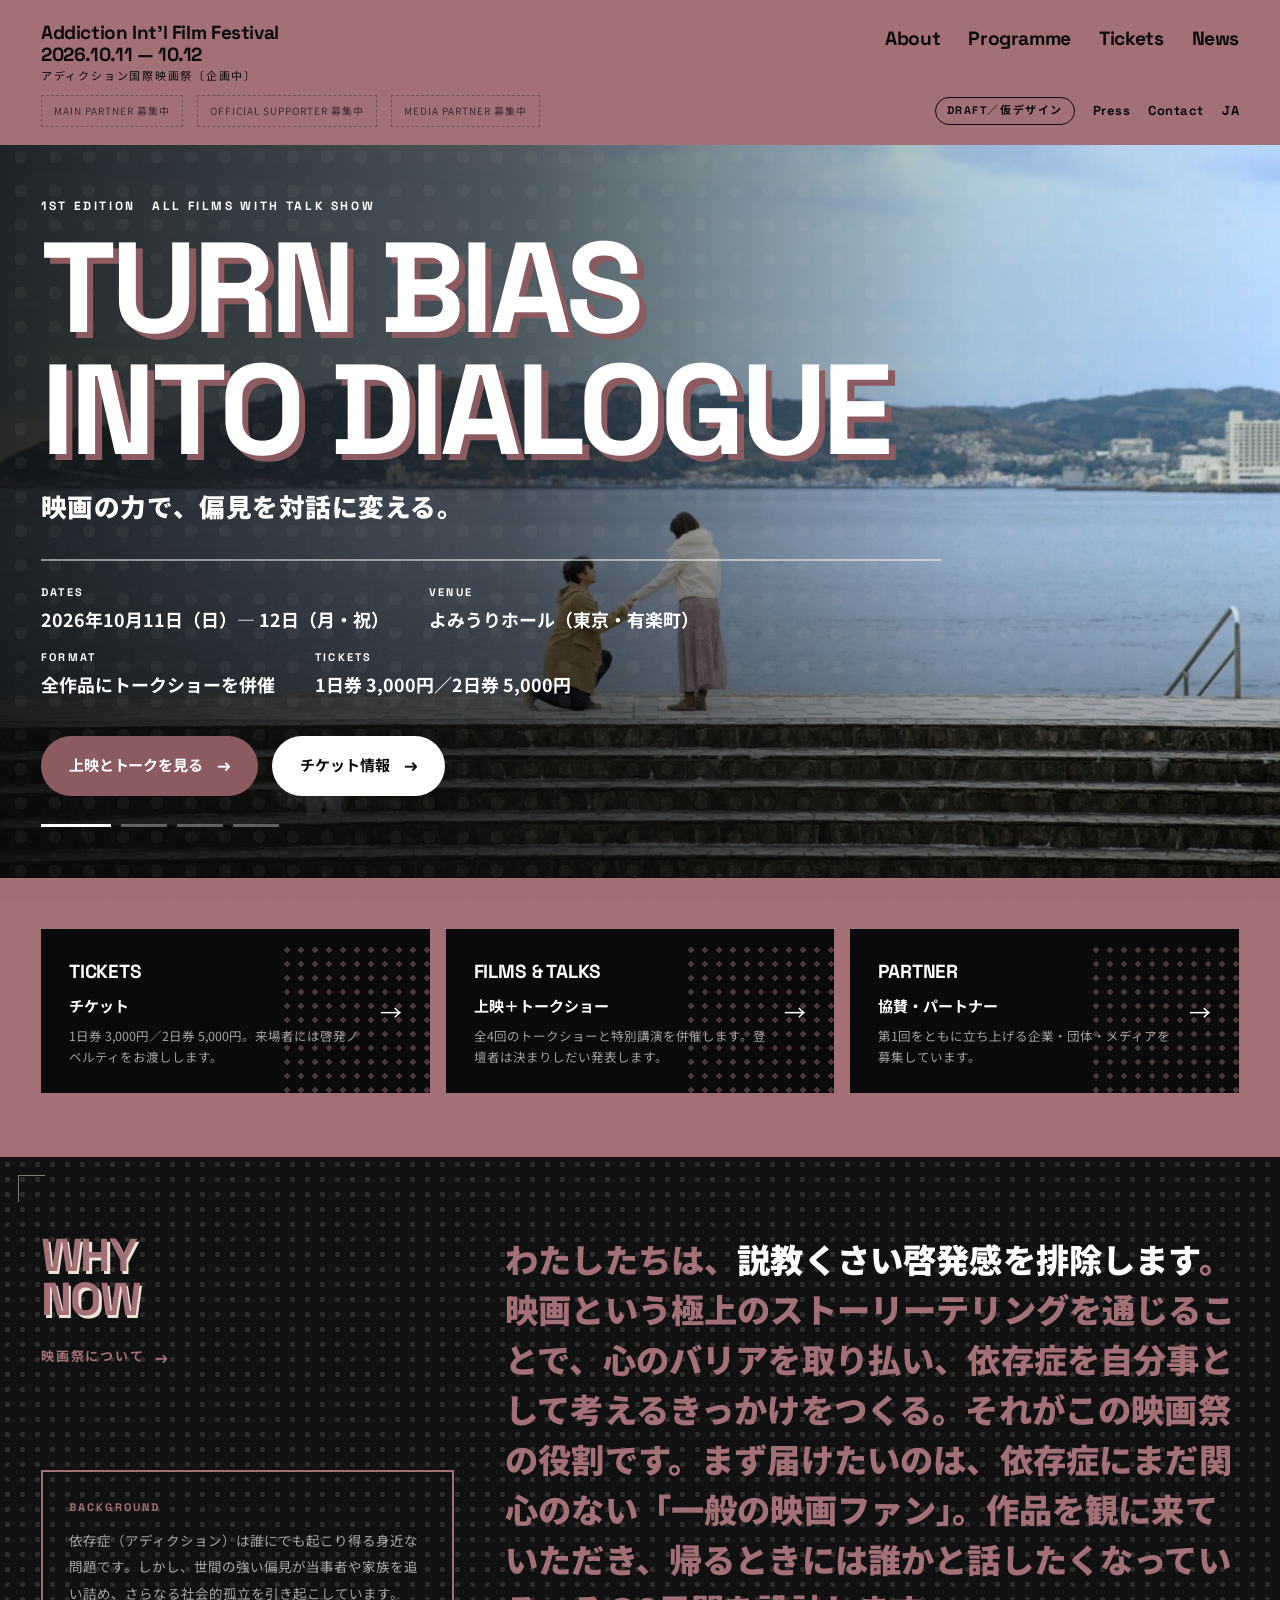
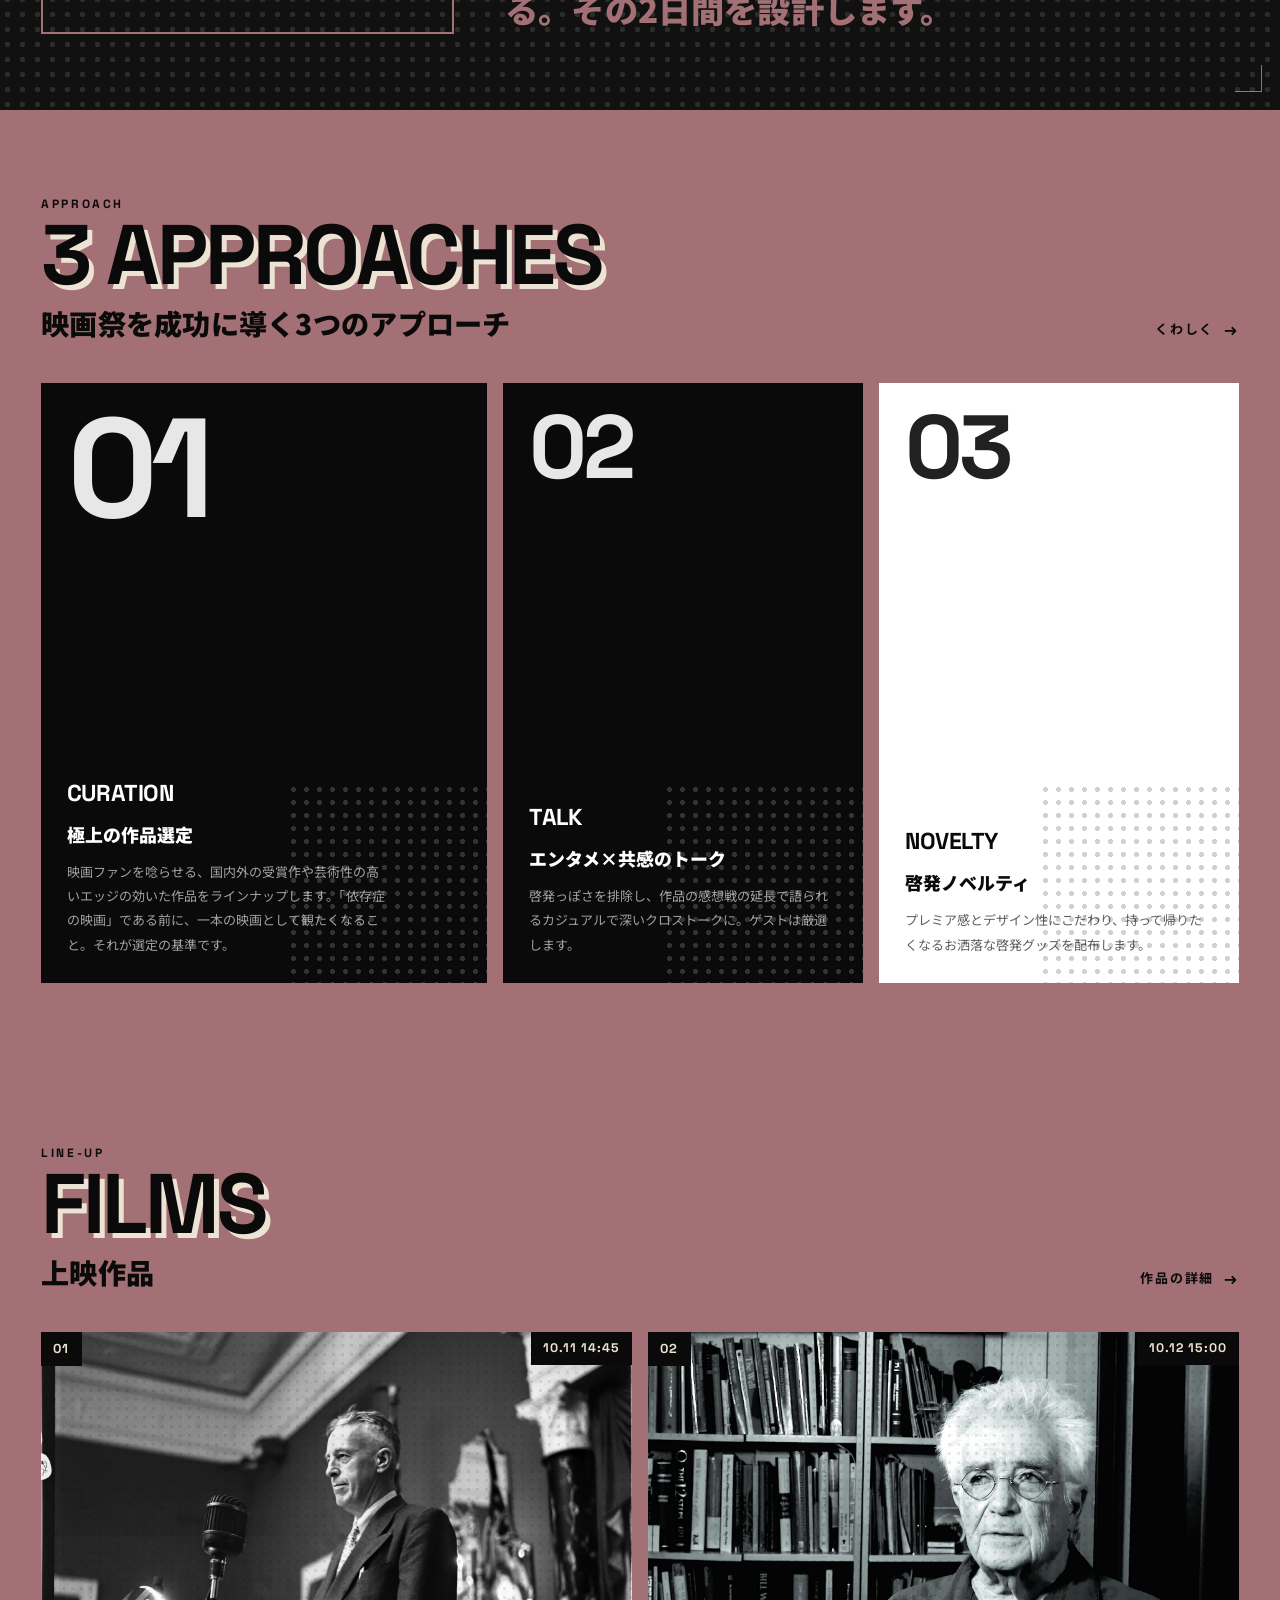
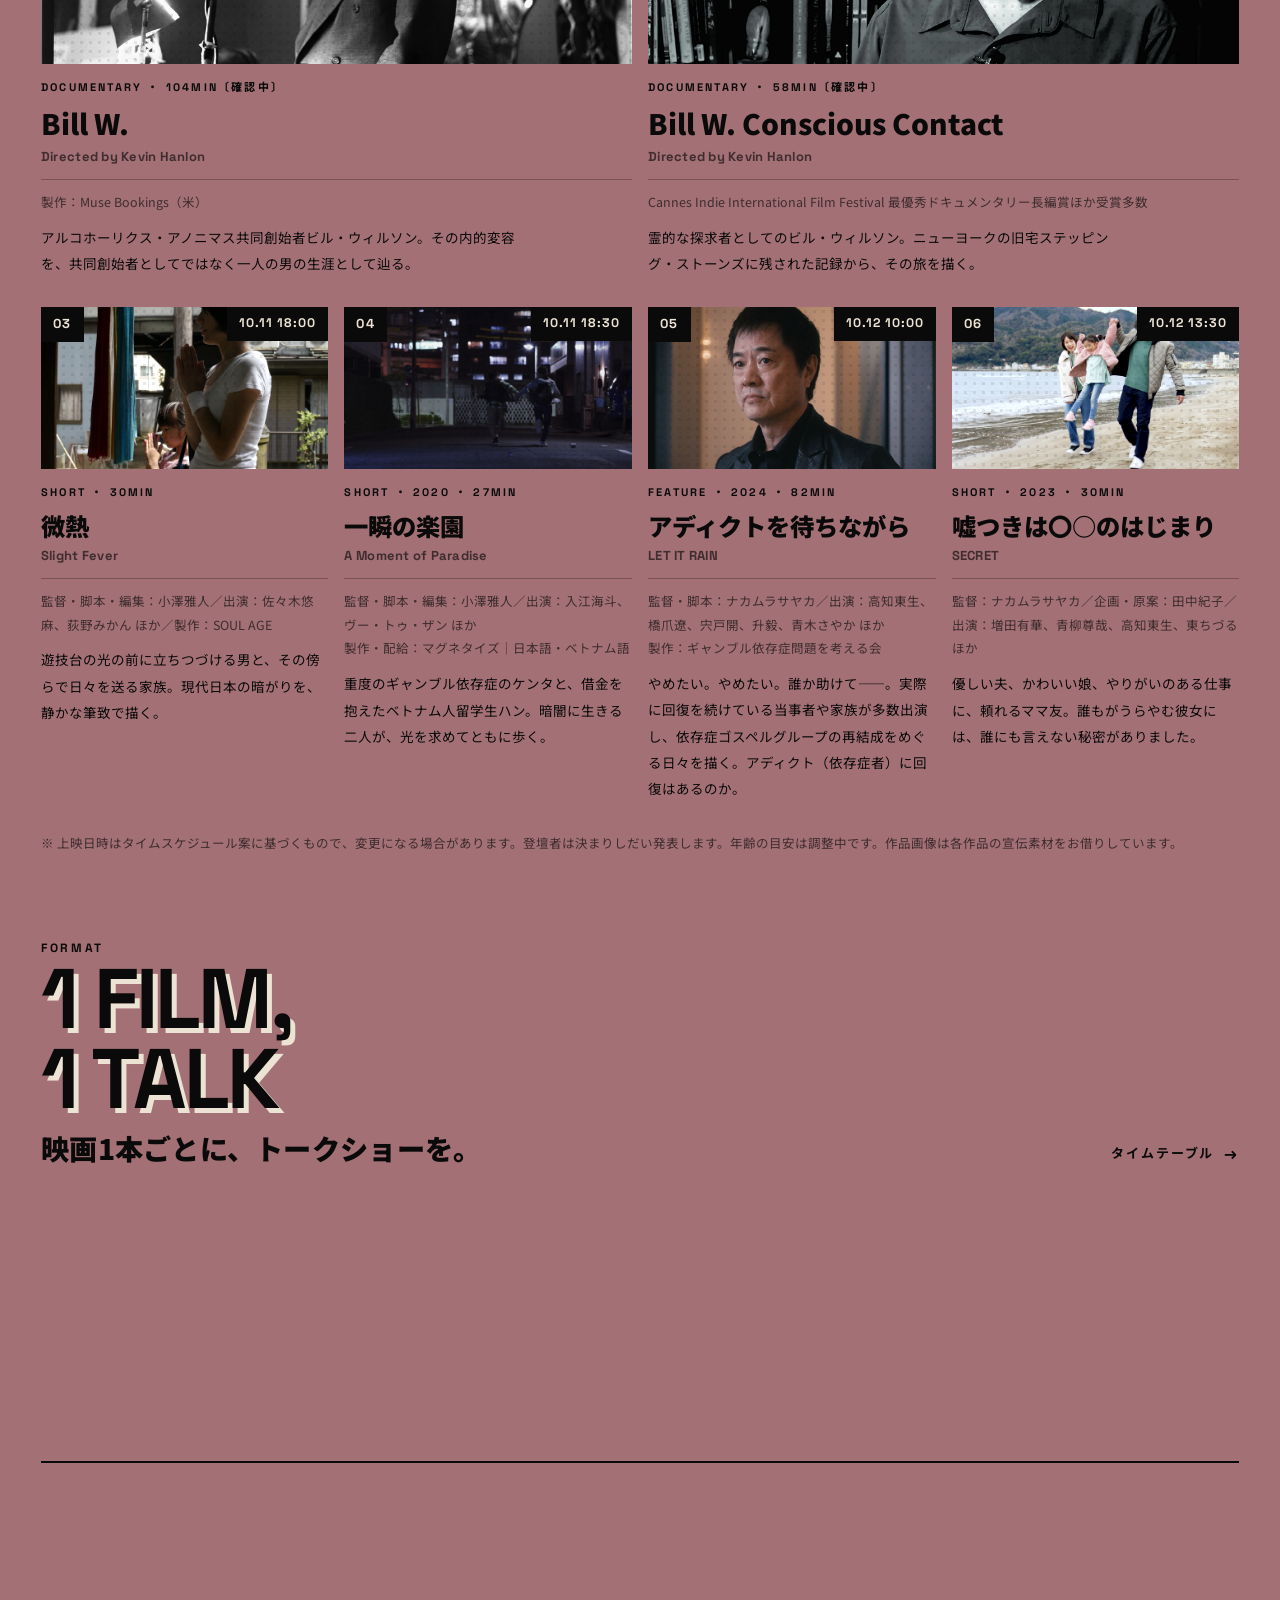
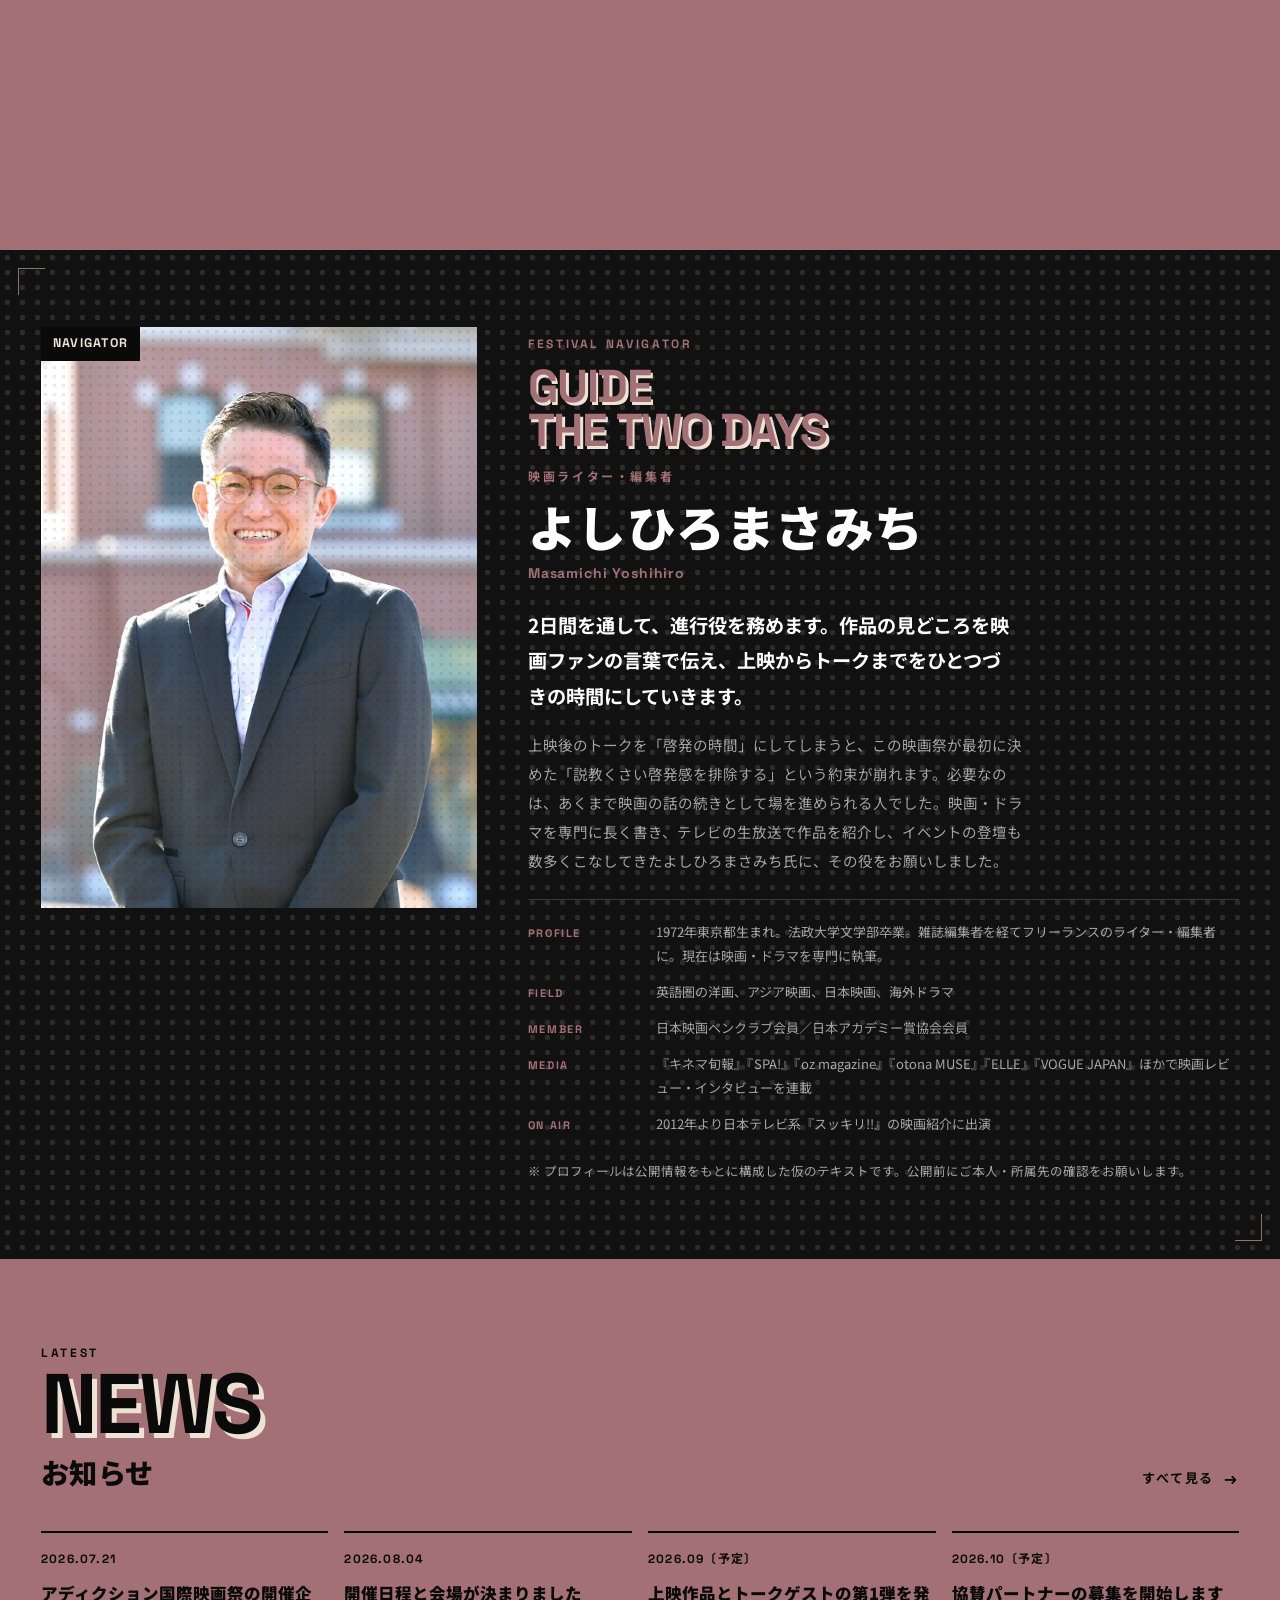
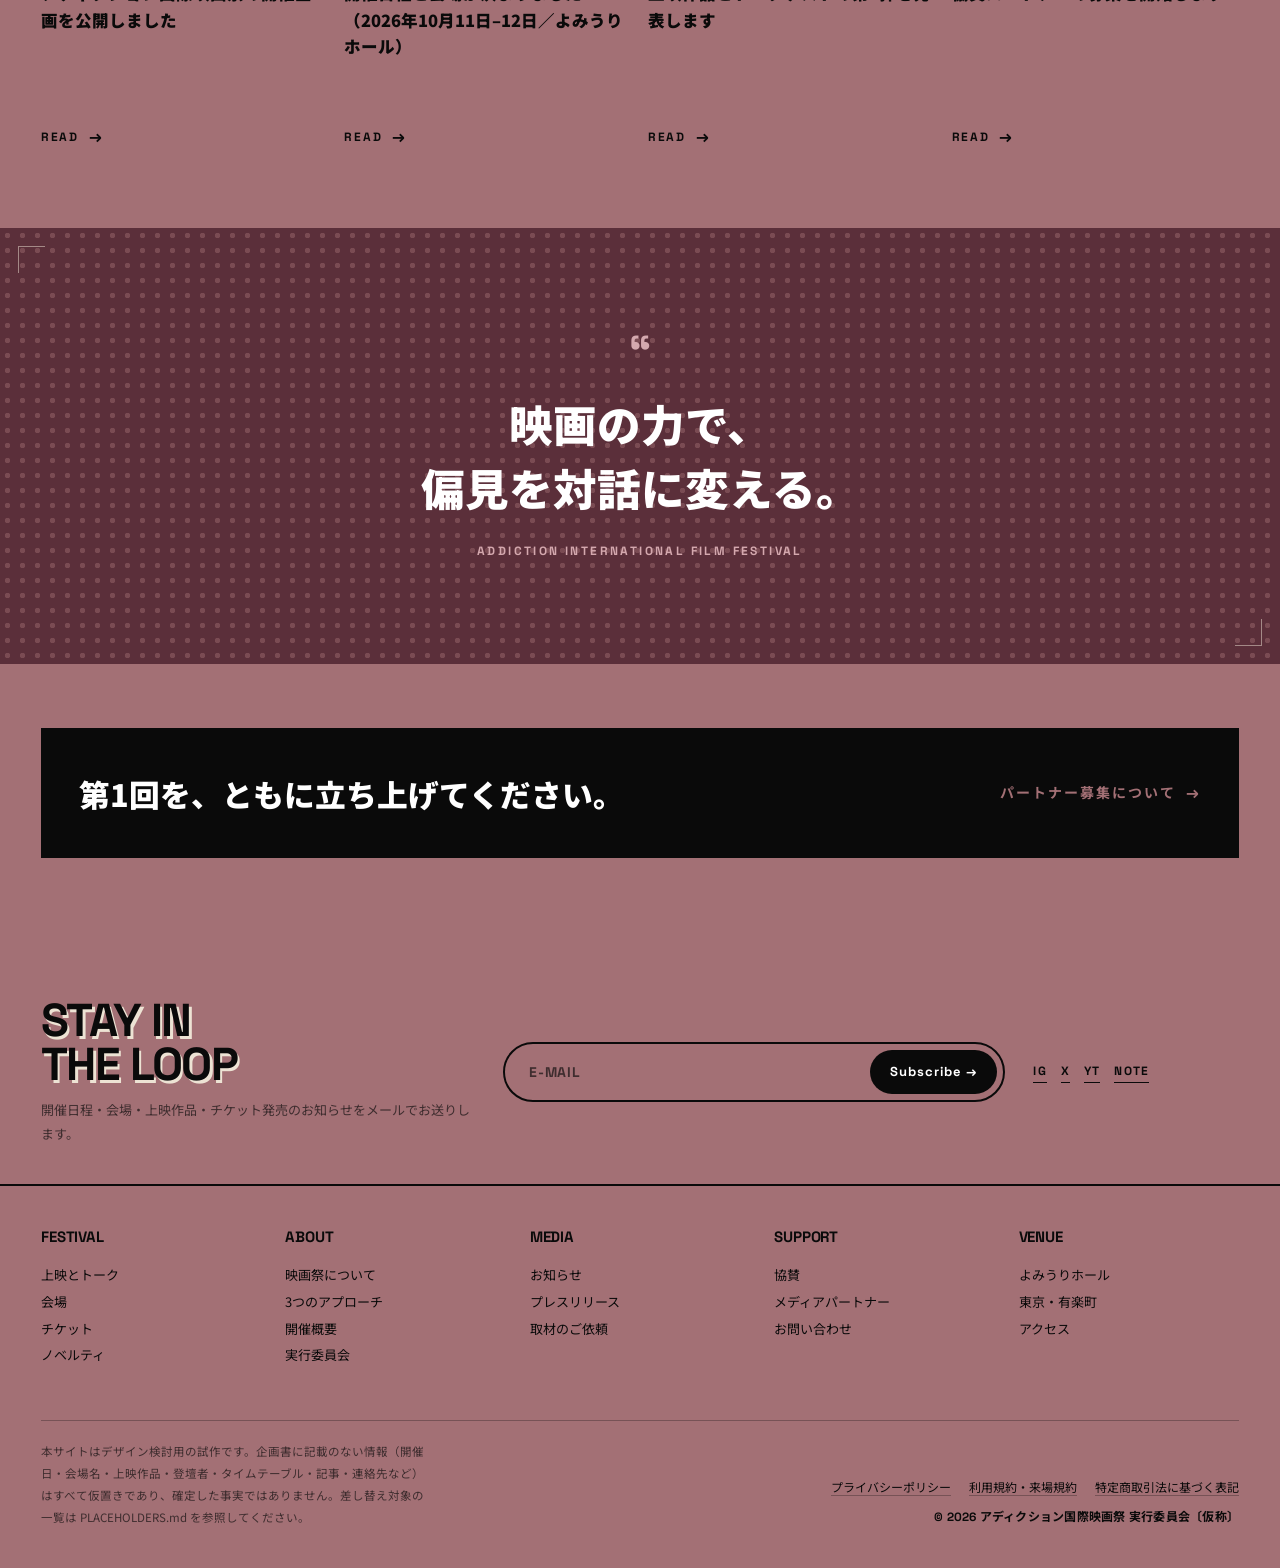
<file: index.html>
<!DOCTYPE html>
<html lang="ja">
<head>
<meta charset="UTF-8">
<meta name="viewport" content="width=device-width, initial-scale=1">
<title>アディクション国際映画祭｜映画の力で、偏見を対話に変える</title>
<meta name="robots" content="noindex, nofollow, noarchive">
<meta name="description" content="アディクション国際映画祭〔企画中〕公式サイト。依存症をテーマにした国内外の受賞作を、全作品トークショー付きで上映します。よみうりホール（東京・有楽町）で2026年10月11日–12日に開催。">
<link rel="preconnect" href="https://fonts.googleapis.com">
<link rel="preconnect" href="https://fonts.gstatic.com" crossorigin>
<link href="https://fonts.googleapis.com/css2?family=Space+Grotesk:wght@500;700&family=Noto+Sans+JP:wght@400;700;900&display=swap" rel="stylesheet">
<link rel="stylesheet" href="styles.css">
</head>
<body>

<!-- ============ HEADER ============ -->
<header class="header">
  <div class="wrap">
    <div class="header__top">
      <a class="brand" href="index.html">
        <span class="brand__en">Addiction Int'l Film Festival</span>
        <span class="brand__date">2026.10.11 — 10.12</span>
        <span class="brand__jp">アディクション国際映画祭〔企画中〕</span>
      </a>

      <nav class="gnav" id="gnav">
        <ul>
          <li><a href="about.html">About</a></li>
          <li><a href="programme.html">Programme</a></li>
          <li><a href="tickets.html">Tickets</a></li>
          <li><a href="news.html">News</a></li>
          <li class="gnav__extra"><a href="about.html#partner">パートナー募集</a></li>
          <li class="gnav__extra"><a href="about.html#contact">お問い合わせ</a></li>
        </ul>
      </nav>

      <button class="nav-toggle" type="button" aria-label="メニューを開く" aria-expanded="false" aria-controls="gnav">
        <span></span><span></span><span></span>
      </button>
    </div>

    <div class="header__bottom">
      <div class="partners-inline">
        <span>MAIN PARTNER 募集中</span>
        <span>OFFICIAL SUPPORTER 募集中</span>
        <span>MEDIA PARTNER 募集中</span>
      </div>
      <div class="utility">
        <span class="chip">DRAFT／仮デザイン</span>
        <a href="news.html">Press</a>
        <a href="about.html#contact">Contact</a>
        <a href="index.html">JA</a>
      </div>
    </div>
  </div>
</header>

<!-- ============ HERO ============ -->
<section class="hero">
  <!--
    キービジュアルのスライドショー。
    写真が用意できたら、各 .hero__slide の <img src> を .jpg に差し替えるだけで入れ替わる
    （推奨サイズ 2000×1125 前後・16:9）。スライドは増減自由。増やす場合は
    .hero__slide をコピーし、下の .hero__nav にも同じ数だけ .hero__dot を追加する。
    写真に切り替えたあと世界観を揃えたい場合は、下の div に is-duotone を足すと
    朱赤のデュオトーンになる（例: class="hero__slides is-duotone"）。
  -->
  <div class="hero__slides" id="heroSlides" role="group" aria-label="キービジュアル">
    <div class="hero__slide is-active">
      <img src="assets/films/hero-01-secret-sea.jpg" alt="『嘘つきは〇○のはじまり』より、海を望む階段に立つ二人">
    </div>
    <div class="hero__slide">
      <img src="assets/films/hero-01-paradise.jpg" alt="『一瞬の楽園』より、夜の歩道橋を歩く二人" loading="lazy">
    </div>
    <div class="hero__slide">
      <img src="assets/films/hero-03-binetsu.jpg" alt="『微熱』より、遊技台の光に照らされる男" loading="lazy">
    </div>
    <div class="hero__slide">
      <img src="assets/films/hero-04-billw.jpg" alt="『Bill W.』より、ステッピング・ストーンズを歩く二人" loading="lazy">
    </div>
  </div>
  <div class="hero__veil" aria-hidden="true"></div>
  <div class="hero__dots" aria-hidden="true"></div>

  <div class="wrap hero__inner">
    <div class="hero__edition">
      <span class="eyebrow">1st Edition</span>
      <span class="eyebrow">All Films with Talk Show</span>
    </div>

    <h1 class="display display--xl hero__title">
      <span>Turn Bias</span>
      <span>into Dialogue</span>
    </h1>
    <p class="hero__jp">映画の力で、偏見を対話に変える。</p>

    <dl class="hero__meta">
      <div><dt>Dates</dt><dd>2026年10月11日（日）— 12日（月・祝）</dd></div>
      <div><dt>Venue</dt><dd>よみうりホール（東京・有楽町）</dd></div>
      <div><dt>Format</dt><dd>全作品にトークショーを併催</dd></div>
      <div><dt>Tickets</dt><dd>1日券 3,000円／2日券 5,000円</dd></div>
    </dl>

    <div class="hero__actions">
      <a class="btn" href="programme.html">上映とトークを見る</a>
      <a class="btn btn--light" href="tickets.html">チケット情報</a>
    </div>

    <div class="hero__nav" id="heroNav">
      <button class="hero__dot is-active" type="button" aria-label="キービジュアル 1枚目を表示"></button>
      <button class="hero__dot" type="button" aria-label="キービジュアル 2枚目を表示"></button>
      <button class="hero__dot" type="button" aria-label="キービジュアル 3枚目を表示"></button>
      <button class="hero__dot" type="button" aria-label="キービジュアル 4枚目を表示"></button>
    </div>
  </div>
</section>

<!-- ============ QUICK LINKS ============ -->
<section class="quick">
  <div class="wrap">
    <div class="quick__grid">
      <a class="qcard rise" href="tickets.html">
        <span>
          <span class="qcard__t">Tickets</span>
          <span class="qcard__jp">チケット</span>
          <span class="qcard__d">1日券 3,000円／2日券 5,000円。来場者には啓発ノベルティをお渡しします。</span>
        </span>
        <span class="qcard__arrow">→</span>
      </a>
      <a class="qcard rise" style="--d:.08s" href="programme.html">
        <span>
          <span class="qcard__t">Films &amp; Talks</span>
          <span class="qcard__jp">上映＋トークショー</span>
          <span class="qcard__d">全4回のトークショーと特別講演を併催します。登壇者は決まりしだい発表します。</span>
        </span>
        <span class="qcard__arrow">→</span>
      </a>
      <a class="qcard rise" style="--d:.16s" href="about.html#partner">
        <span>
          <span class="qcard__t">Partner</span>
          <span class="qcard__jp">協賛・パートナー</span>
          <span class="qcard__d">第1回をともに立ち上げる企業・団体・メディアを募集しています。</span>
        </span>
        <span class="qcard__arrow">→</span>
      </a>
    </div>
  </div>
</section>

<!-- ============ STATEMENT ============ -->
<section class="panel">
  <div class="panel__dots" aria-hidden="true"></div>
  <div class="wrap">
    <div class="panel__grid panel__grid--why">
      <div class="rise">
        <h2 class="display display--sm display--rose" style="color:var(--red)">Why<br>Now</h2>
        <a class="arrow" href="about.html" style="color:var(--red);margin-top:22px">映画祭について</a>
      </div>
      <p class="panel__lead rise" style="--d:.1s">わたしたちは、<em>説教くさい啓発感を排除します</em>。映画という極上のストーリーテリングを通じることで、心のバリアを取り払い、依存症を自分事として考えるきっかけをつくる。それがこの映画祭の役割です。まず届けたいのは、依存症にまだ関心のない「一般の映画ファン」。作品を観に来ていただき、帰るときには誰かと話したくなっている。その2日間を設計します。</p>
      <div class="panel__note rise" style="--d:.18s">
        <span class="panel__note__k">Background</span>
        <p>依存症（アディクション）は誰にでも起こり得る身近な問題です。しかし、世間の強い偏見が当事者や家族を追い詰め、さらなる社会的孤立を引き起こしています。</p>
      </div>
    </div>
  </div>
</section>

<!-- ============ 3 APPROACHES ============ -->
<section class="section">
  <div class="wrap">
    <div class="section__head">
      <div>
        <span class="eyebrow">Approach</span>
        <h2 class="display">3 Approaches</h2>
        <p class="jp-head">映画祭を成功に導く3つのアプローチ</p>
      </div>
      <a class="arrow" href="about.html#approach">くわしく</a>
    </div>

    <div class="sections-grid">
      <a class="scard scard--tall rise" href="programme.html">
        <span class="scard__no">01</span>
        <span class="scard__dots" aria-hidden="true"></span>
        <span>
          <span class="scard__t">Curation</span>
          <span class="scard__jp">極上の作品選定</span>
          <span class="scard__d">映画ファンを唸らせる、国内外の受賞作や芸術性の高いエッジの効いた作品をラインナップします。「依存症の映画」である前に、一本の映画として観たくなること。それが選定の基準です。</span>
        </span>
      </a>

      <a class="scard rise" style="--d:.06s" href="programme.html#talk">
        <span class="scard__no">02</span>
        <span class="scard__dots" aria-hidden="true"></span>
        <span>
          <span class="scard__t">Talk</span>
          <span class="scard__jp">エンタメ×共感のトーク</span>
          <span class="scard__d">啓発っぽさを排除し、作品の感想戦の延長で語られるカジュアルで深いクロストークに。ゲストは厳選します。</span>
        </span>
      </a>

      <a class="scard scard--red rise" style="--d:.12s" href="tickets.html#novelty">
        <span class="scard__no">03</span>
        <span class="scard__dots" aria-hidden="true"></span>
        <span>
          <span class="scard__t">Novelty</span>
          <span class="scard__jp">啓発ノベルティ</span>
          <span class="scard__d">プレミア感とデザイン性にこだわり、持って帰りたくなるお洒落な啓発グッズを配布します。</span>
        </span>
      </a>
    </div>
  </div>
</section>

<!-- ============ FILMS ============ -->
<section class="section" id="films">
  <div class="wrap">
    <div class="section__head">
      <div>
        <span class="eyebrow">Line-up</span>
        <h2 class="display">Films</h2>
        <p class="jp-head">上映作品</p>
      </div>
      <a class="arrow" href="programme.html#films">作品の詳細</a>
    </div>

    <div class="films">
      <article class="film film--lead rise">
        <span class="film__img">
          <span class="film__no">01</span>
          <span class="film__time">10.11 14:45</span>
          <img src="assets/films/film-01-billw.jpg" alt="『Bill W.』より、演壇に立つビル・ウィルソン">
        </span>
        <span class="film__k">Documentary ・ 104min〔確認中〕</span>
        <span class="film__t">Bill W.</span>
        <span class="film__en">Directed by Kevin Hanlon</span>
        <span class="film__meta">製作：Muse Bookings（米）</span>
        <span class="film__d">アルコホーリクス・アノニマス共同創始者ビル・ウィルソン。その内的変容を、共同創始者としてではなく一人の男の生涯として辿る。</span>
      </article>

      <article class="film film--lead rise" style="--d:.06s">
        <span class="film__img">
          <span class="film__no">02</span>
          <span class="film__time">10.12 15:00</span>
          <img src="assets/films/film-02-contact.jpg" alt="『Bill W. Conscious Contact』より、書棚の前で語る出演者" loading="lazy">
        </span>
        <span class="film__k">Documentary ・ 58min〔確認中〕</span>
        <span class="film__t">Bill W. Conscious Contact</span>
        <span class="film__en">Directed by Kevin Hanlon</span>
        <span class="film__meta">Cannes Indie International Film Festival 最優秀ドキュメンタリー長編賞ほか受賞多数</span>
        <span class="film__d">霊的な探求者としてのビル・ウィルソン。ニューヨークの旧宅ステッピング・ストーンズに残された記録から、その旅を描く。</span>
      </article>

      <article class="film rise">
        <span class="film__img">
          <span class="film__no">03</span>
          <span class="film__time">10.11 18:00</span>
          <img src="assets/films/film-03-binetsu.jpg" alt="『微熱』より、神社で手を合わせる母と娘" loading="lazy">
        </span>
        <span class="film__k">Short ・ 30min</span>
        <span class="film__t">微熱</span>
        <span class="film__en">Slight Fever</span>
        <span class="film__meta">監督・脚本・編集：小澤雅人／出演：佐々木悠麻、荻野みかん ほか／製作：SOUL AGE</span>
        <span class="film__d">遊技台の光の前に立ちつづける男と、その傍らで日々を送る家族。現代日本の暗がりを、静かな筆致で描く。</span>
      </article>

      <article class="film rise" style="--d:.06s">
        <span class="film__img">
          <span class="film__no">04</span>
          <span class="film__time">10.11 18:30</span>
          <img src="assets/films/film-04-paradise.jpg" alt="『一瞬の楽園』より、夜の街を走る二人" loading="lazy">
        </span>
        <span class="film__k">Short ・ 2020 ・ 27min</span>
        <span class="film__t">一瞬の楽園</span>
        <span class="film__en">A Moment of Paradise</span>
        <span class="film__meta">監督・脚本・編集：小澤雅人／出演：入江海斗、ヴー・トゥ・ザン ほか<br>製作・配給：マグネタイズ｜日本語・ベトナム語</span>
        <span class="film__d">重度のギャンブル依存症のケンタと、借金を抱えたベトナム人留学生ハン。暗闇に生きる二人が、光を求めてともに歩く。</span>
      </article>

      <article class="film rise" style="--d:.12s">
        <span class="film__img">
          <span class="film__no">05</span>
          <span class="film__time">10.12 10:00</span>
          <img src="assets/films/film-05-addict.jpg" alt="『アディクトを待ちながら』より、主演の高知東生" loading="lazy">
        </span>
        <span class="film__k">Feature ・ 2024 ・ 82min</span>
        <span class="film__t">アディクトを待ちながら</span>
        <span class="film__en">LET IT RAIN</span>
        <span class="film__meta">監督・脚本：ナカムラサヤカ／出演：高知東生、橋爪遼、宍戸開、升毅、青木さやか ほか<br>製作：ギャンブル依存症問題を考える会</span>
        <span class="film__d">やめたい。やめたい。誰か助けて——。実際に回復を続けている当事者や家族が多数出演し、依存症ゴスペルグループの再結成をめぐる日々を描く。アディクト（依存症者）に回復はあるのか。</span>
      </article>

      <article class="film rise">
        <span class="film__img">
          <span class="film__no">06</span>
          <span class="film__time">10.12 13:30</span>
          <img src="assets/films/film-06-secret.jpg" alt="『嘘つきは〇○のはじまり』より、海辺を歩く家族" loading="lazy">
        </span>
        <span class="film__k">Short ・ 2023 ・ 30min</span>
        <span class="film__t">嘘つきは〇○のはじまり</span>
        <span class="film__en">SECRET</span>
        <span class="film__meta">監督：ナカムラサヤカ／企画・原案：田中紀子／出演：増田有華、青柳尊哉、高知東生、東ちづる ほか</span>
        <span class="film__d">優しい夫、かわいい娘、やりがいのある仕事に、頼れるママ友。誰もがうらやむ彼女には、誰にも言えない秘密がありました。</span>
      </article>
    </div>

    <p class="films__note">※ 上映日時はタイムスケジュール案に基づくもので、変更になる場合があります。登壇者は決まりしだい発表します。年齢の目安は調整中です。作品画像は各作品の宣伝素材をお借りしています。</p>
  </div>
</section>

<!-- ============ FORMAT ============ -->
<section class="section" style="padding-top:0">
  <div class="wrap">
    <div class="section__head">
      <div>
        <span class="eyebrow">Format</span>
        <h2 class="display">1 Film,<br>1 Talk</h2>
        <p class="jp-head">映画1本ごとに、トークショーを。</p>
      </div>
      <a class="arrow" href="programme.html">タイムテーブル</a>
    </div>

    <div class="cols-3">
      <div class="box box--dark rise">
        <h3>観る</h3>
        <p>国内外の受賞作を、よみうりホールの大スクリーンで。まずは映画として楽しめる2日間にします。</p>
      </div>
      <div class="box rise" style="--d:.08s">
        <h3>聴く</h3>
        <p>上映後、その場でトークショー。依存症から回復した著名人や作り手が登壇し、依存症にちなんだ話へと広げていきます。入口はあくまで作品の感想です。</p>
      </div>
      <div class="box box--dark rise" style="--d:.16s">
        <h3>持ち帰る</h3>
        <p>会場では、デザイン性にこだわった啓発ノベルティを配布。帰った先の日常にも、きっかけが残るように。</p>
      </div>
    </div>

    <div class="rows" style="margin-top:clamp(28px,4vw,52px)">
      <div class="row-item rise">
        <span class="row-item__no">A</span>
        <div>
          <p class="row-item__t">まず届けたいのは、依存症にまだ関心のない「一般の映画ファン」</p>
          <p class="row-item__d">当事者や支援者に閉じたイベントにはしません。映画目当てで来た人が、帰り道に誰かと話している。その状態をつくることを最優先の設計目標にします。</p>
        </div>
        <p class="row-item__meta">Target</p>
      </div>
      <div class="row-item rise" style="--d:.06s">
        <span class="row-item__no">B</span>
        <div>
          <p class="row-item__t">2日間を通した進行役を置きます</p>
          <p class="row-item__d">上映とトークをぶつ切りにせず、1本の流れとして届けるために、フェスティバル・ナビゲーターが2日間を通して進行します。</p>
        </div>
        <p class="row-item__meta"><a class="arrow" href="#navigator">ナビゲーター</a></p>
      </div>
    </div>
  </div>
</section>

<!-- ============ NAVIGATOR ============ -->
<section class="panel" id="navigator">
  <div class="panel__dots" aria-hidden="true"></div>
  <div class="wrap">
    <div class="navigator__grid">
      <figure class="navigator__img rise">
        <span class="navigator__badge">Navigator</span>
        <img src="assets/navigator/yoshihiro.jpg" alt="フェスティバル・ナビゲーターのよしひろまさみち氏" loading="lazy">
      </figure>

      <div class="rise" style="--d:.08s">
        <span class="eyebrow" style="color:var(--red)">Festival Navigator</span>
        <h2 class="display display--sm display--rose" style="color:var(--red);margin-top:10px">Guide<br>the Two Days</h2>
        <span class="navigator__k eyebrow">映画ライター・編集者</span>
        <span class="navigator__name">よしひろまさみち</span>
        <span class="navigator__en">Masamichi Yoshihiro</span>

        <p class="navigator__lead">2日間を通して、進行役を務めます。作品の見どころを映画ファンの言葉で伝え、上映からトークまでをひとつづきの時間にしていきます。</p>

        <p class="navigator__d">上映後のトークを「啓発の時間」にしてしまうと、この映画祭が最初に決めた「説教くさい啓発感を排除する」という約束が崩れます。必要なのは、あくまで映画の話の続きとして場を進められる人でした。映画・ドラマを専門に長く書き、テレビの生放送で作品を紹介し、イベントの登壇も数多くこなしてきたよしひろまさみち氏に、その役をお願いしました。</p>

        <ul class="navigator__facts">
          <li><b>Profile</b><span>1972年東京都生まれ。法政大学文学部卒業。雑誌編集者を経てフリーランスのライター・編集者に。現在は映画・ドラマを専門に執筆。</span></li>
          <li><b>Field</b><span>英語圏の洋画、アジア映画、日本映画、海外ドラマ</span></li>
          <li><b>Member</b><span>日本映画ペンクラブ会員／日本アカデミー賞協会会員</span></li>
          <li><b>Media</b><span>『キネマ旬報』『SPA!』『oz magazine』『otona MUSE』『ELLE』『VOGUE JAPAN』ほかで映画レビュー・インタビューを連載</span></li>
          <li><b>On Air</b><span>2012年より日本テレビ系『スッキリ!!』の映画紹介に出演</span></li>
        </ul>

        <p class="navigator__note">※ プロフィールは公開情報をもとに構成した仮のテキストです。公開前にご本人・所属先の確認をお願いします。</p>
      </div>
    </div>
  </div>
</section>

<!-- ============ NEWS ============ -->
<section class="section">
  <div class="wrap">
    <div class="section__head">
      <div>
        <span class="eyebrow">Latest</span>
        <h2 class="display">News</h2>
        <p class="jp-head">お知らせ</p>
      </div>
      <a class="arrow" href="news.html">すべて見る</a>
    </div>

    <div class="news">
      <a class="ncard rise" href="news.html">
        <span class="ncard__date">2026.07.21</span>
        <span class="ncard__t">アディクション国際映画祭の開催企画を公開しました</span>
        <span class="arrow">Read</span>
      </a>
      <a class="ncard rise" style="--d:.06s" href="news.html">
        <span class="ncard__date">2026.08.04</span>
        <span class="ncard__t">開催日程と会場が決まりました（2026年10月11日–12日／よみうりホール）</span>
        <span class="arrow">Read</span>
      </a>
      <a class="ncard rise" style="--d:.12s" href="news.html">
        <span class="ncard__date">2026.09〔予定〕</span>
        <span class="ncard__t">上映作品とトークゲストの第1弾を発表します</span>
        <span class="arrow">Read</span>
      </a>
      <a class="ncard rise" style="--d:.18s" href="news.html">
        <span class="ncard__date">2026.10〔予定〕</span>
        <span class="ncard__t">協賛パートナーの募集を開始します</span>
        <span class="arrow">Read</span>
      </a>
    </div>
  </div>
</section>

<!-- ============ MANIFESTO ============ -->
<section class="panel panel--wine manifesto">
  <div class="panel__dots panel__dots--red" aria-hidden="true"></div>
  <div class="wrap">
    <p class="manifesto__mark" style="color:var(--red)">“</p>
    <p class="manifesto__t rise">映画の力で、<br>偏見を対話に変える。</p>
    <p class="manifesto__by" style="color:var(--red)">Addiction International Film Festival</p>
  </div>
</section>

<!-- ============ CTA + NEWSLETTER + FOOTER ============ -->
<section class="section" style="padding-top:clamp(40px,5vw,72px)">
  <div class="wrap">
    <div class="cta-bar rise">
      <p class="cta-bar__t">第1回を、ともに立ち上げてください。</p>
      <a class="arrow" href="about.html#partner">パートナー募集について</a>
    </div>
  </div>
</section>

<section class="newsletter">
  <div class="wrap">
    <div class="newsletter__grid">
      <div>
        <h2 class="display display--sm">Stay in<br>the Loop</h2>
        <p class="small muted" style="margin-top:12px">開催日程・会場・上映作品・チケット発売のお知らせをメールでお送りします。</p>
      </div>
      <form class="field" onsubmit="return false">
        <input type="email" placeholder="E-mail" aria-label="メールアドレス">
        <button type="submit">Subscribe →</button>
      </form>
      <div class="social">
        <a href="#" aria-label="Instagram">IG</a>
        <a href="#" aria-label="X">X</a>
        <a href="#" aria-label="YouTube">YT</a>
        <a href="#" aria-label="note">NOTE</a>
      </div>
    </div>
  </div>
</section>

<footer class="footer">
  <div class="wrap">
    <div class="footer__cols">
      <div>
        <h3>Festival</h3>
        <ul>
          <li><a href="programme.html">上映とトーク</a></li>
          <li><a href="programme.html#venue">会場</a></li>
          <li><a href="tickets.html">チケット</a></li>
          <li><a href="tickets.html#novelty">ノベルティ</a></li>
        </ul>
      </div>
      <div>
        <h3>About</h3>
        <ul>
          <li><a href="about.html">映画祭について</a></li>
          <li><a href="about.html#approach">3つのアプローチ</a></li>
          <li><a href="about.html#outline">開催概要</a></li>
          <li><a href="about.html#org">実行委員会</a></li>
        </ul>
      </div>
      <div>
        <h3>Media</h3>
        <ul>
          <li><a href="news.html">お知らせ</a></li>
          <li><a href="news.html">プレスリリース</a></li>
          <li><a href="news.html#press">取材のご依頼</a></li>
        </ul>
      </div>
      <div>
        <h3>Support</h3>
        <ul>
          <li><a href="about.html#partner">協賛</a></li>
          <li><a href="about.html#partner">メディアパートナー</a></li>
          <li><a href="about.html#contact">お問い合わせ</a></li>
        </ul>
      </div>
      <div>
        <h3>Venue</h3>
        <ul>
          <li>よみうりホール</li>
          <li>東京・有楽町</li>
          <li><a href="programme.html#venue">アクセス</a></li>
        </ul>
      </div>
    </div>

    <div class="footer__bottom">
      <p class="footer__note">
        本サイトはデザイン検討用の試作です。企画書に記載のない情報（開催日・会場名・上映作品・登壇者・タイムテーブル・記事・連絡先など）はすべて仮置きであり、確定した事実ではありません。差し替え対象の一覧は PLACEHOLDERS.md を参照してください。
      </p>
      <div class="footer__legal">
        <ul>
          <li><a href="privacy.html">プライバシーポリシー</a></li>
          <li><a href="terms.html">利用規約・来場規約</a></li>
          <li><a href="legal.html">特定商取引法に基づく表記</a></li>
        </ul>
        <p class="footer__copy">© 2026 アディクション国際映画祭 実行委員会〔仮称〕</p>
      </div>
    </div>
  </div>
</footer>

<script src="script.js"></script>
</body>
</html>
</file>
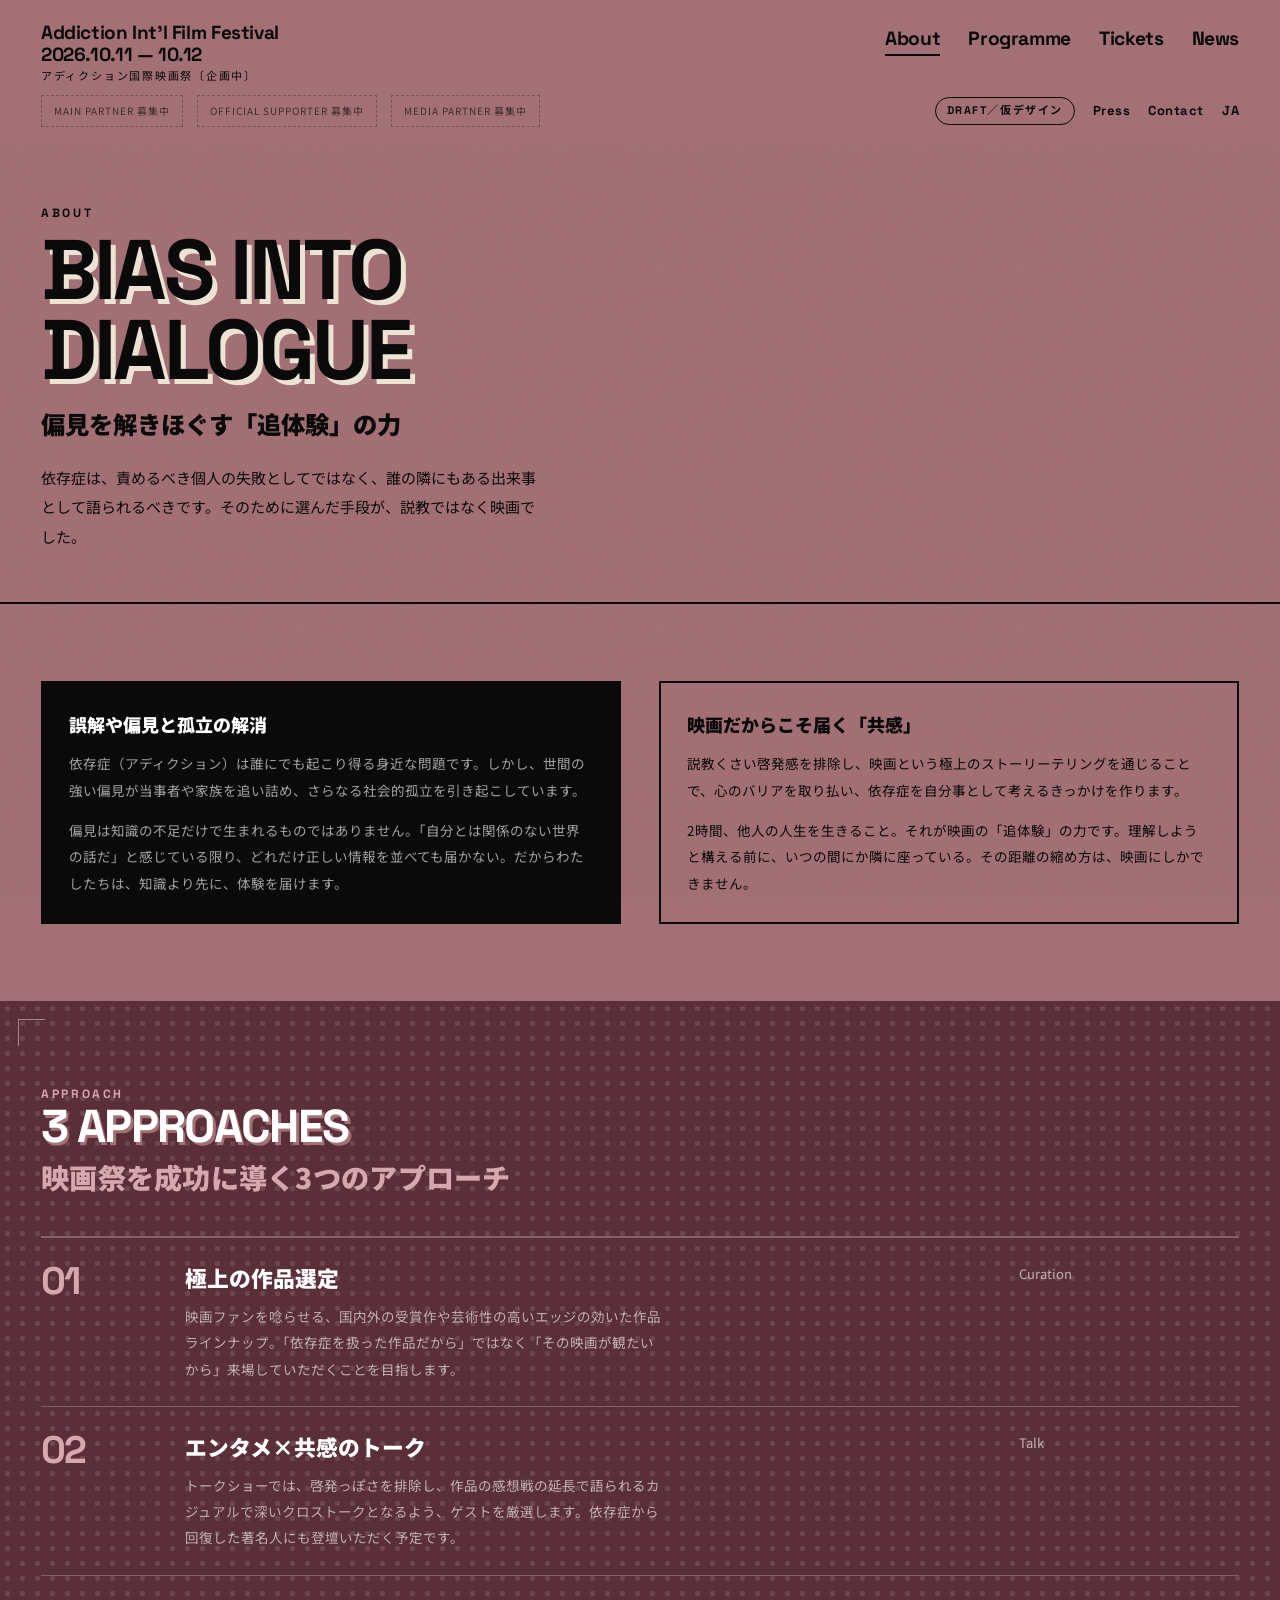
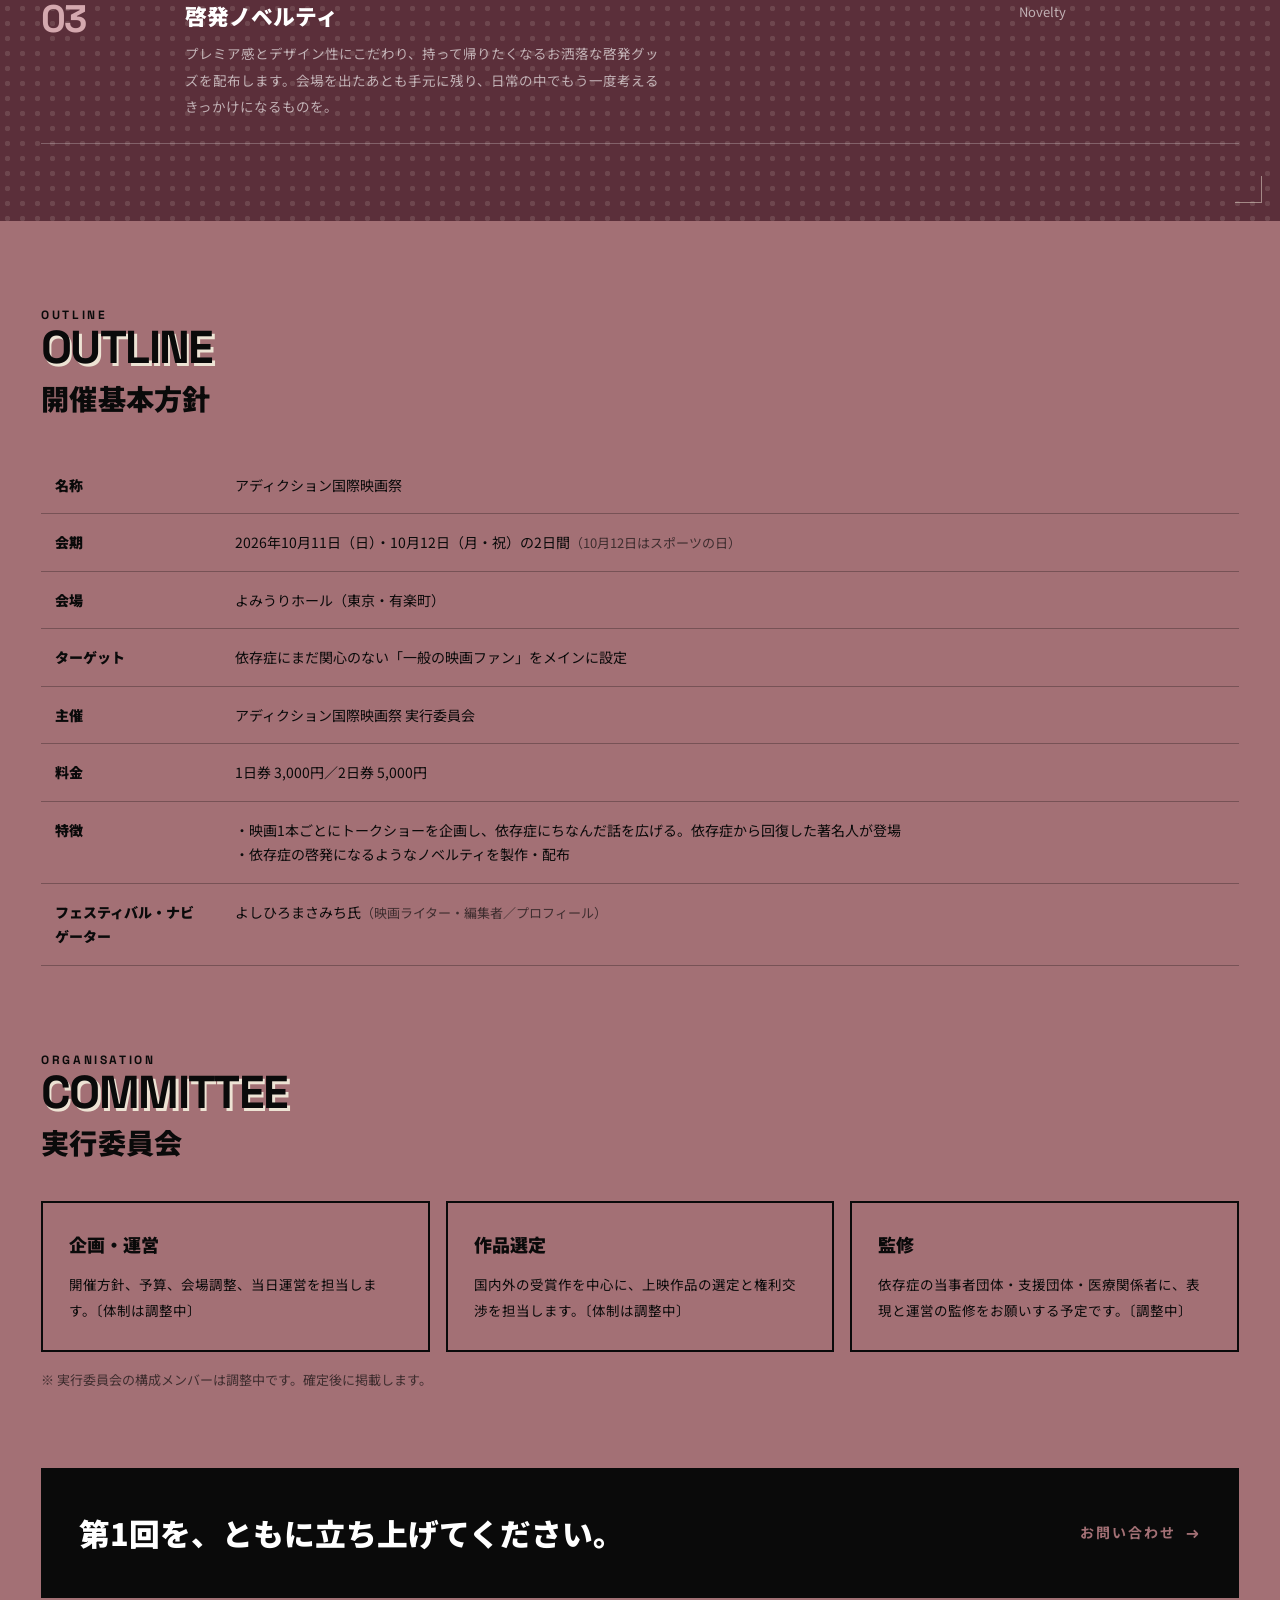
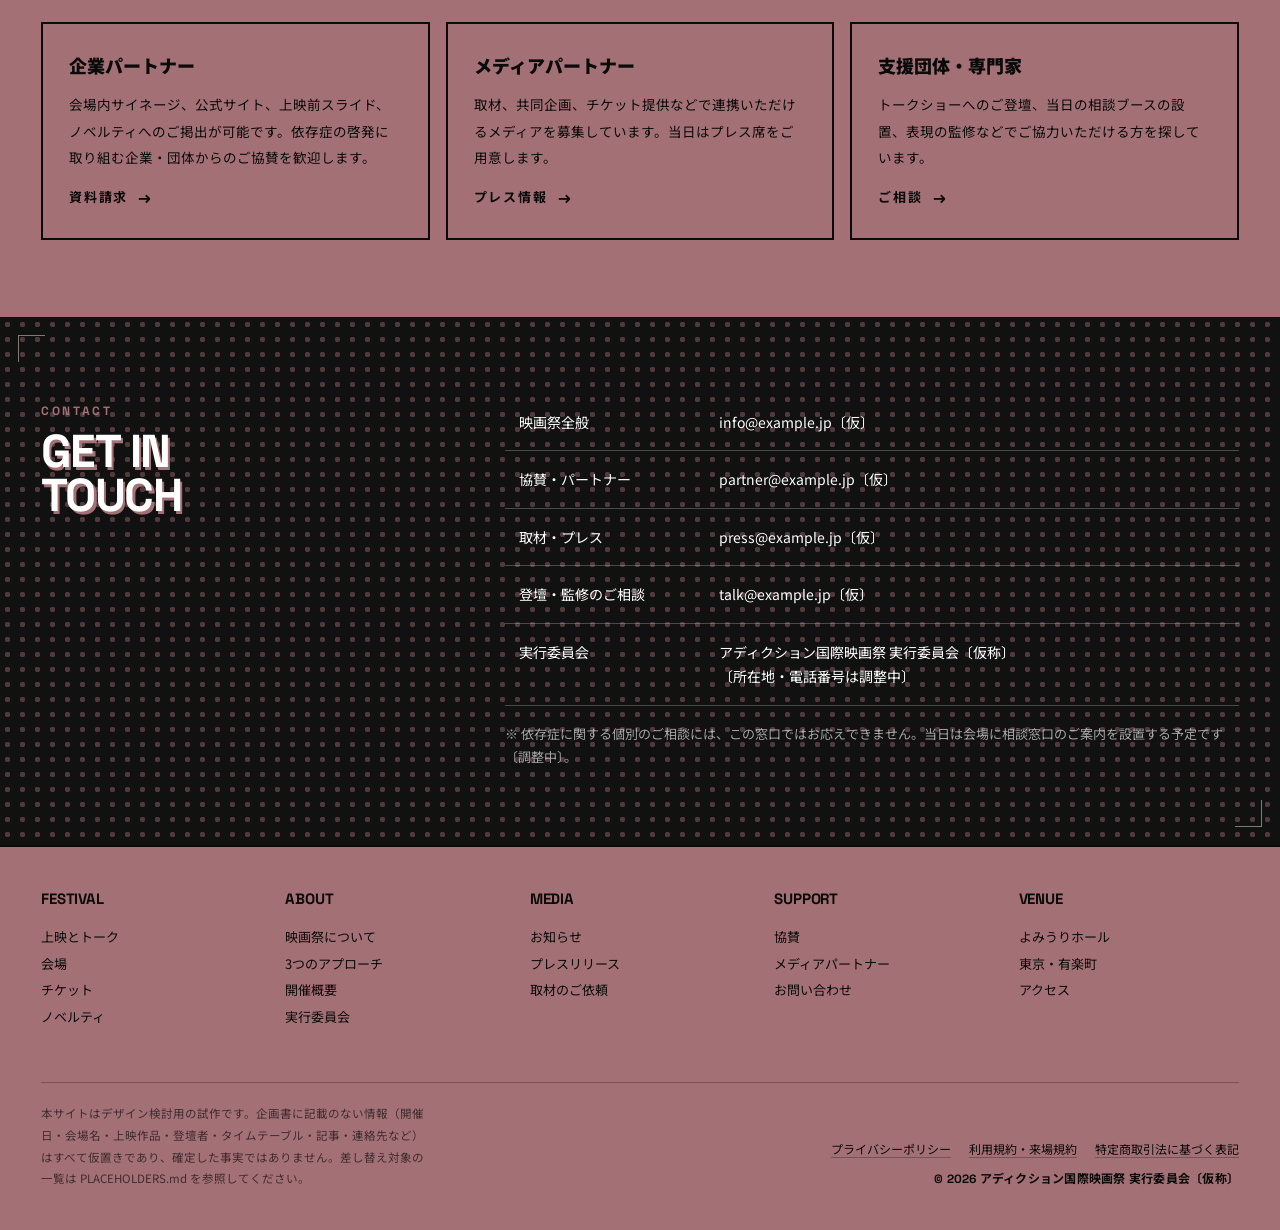
<file: about.html>
<!DOCTYPE html>
<html lang="ja">
<head>
<meta charset="UTF-8">
<meta name="viewport" content="width=device-width, initial-scale=1">
<title>About｜アディクション国際映画祭</title>
<meta name="robots" content="noindex, nofollow, noarchive">
<meta name="description" content="アディクション国際映画祭〔企画中〕について。開催の背景、3つのアプローチ、開催概要、実行委員会、パートナー募集。">
<link rel="preconnect" href="https://fonts.googleapis.com">
<link rel="preconnect" href="https://fonts.gstatic.com" crossorigin>
<link href="https://fonts.googleapis.com/css2?family=Space+Grotesk:wght@500;700&family=Noto+Sans+JP:wght@400;700;900&display=swap" rel="stylesheet">
<link rel="stylesheet" href="styles.css">
</head>
<body>

<header class="header">
  <div class="wrap">
    <div class="header__top">
      <a class="brand" href="index.html">
        <span class="brand__en">Addiction Int'l Film Festival</span>
        <span class="brand__date">2026.10.11 — 10.12</span>
        <span class="brand__jp">アディクション国際映画祭〔企画中〕</span>
      </a>
      <nav class="gnav" id="gnav">
        <ul>
          <li><a href="about.html" aria-current="page">About</a></li>
          <li><a href="programme.html">Programme</a></li>
          <li><a href="tickets.html">Tickets</a></li>
          <li><a href="news.html">News</a></li>
          <li class="gnav__extra"><a href="#partner">パートナー募集</a></li>
          <li class="gnav__extra"><a href="#contact">お問い合わせ</a></li>
        </ul>
      </nav>
      <button class="nav-toggle" type="button" aria-label="メニューを開く" aria-expanded="false" aria-controls="gnav">
        <span></span><span></span><span></span>
      </button>
    </div>
    <div class="header__bottom">
      <div class="partners-inline">
        <span>MAIN PARTNER 募集中</span>
        <span>OFFICIAL SUPPORTER 募集中</span>
        <span>MEDIA PARTNER 募集中</span>
      </div>
      <div class="utility">
        <span class="chip">DRAFT／仮デザイン</span>
        <a href="news.html">Press</a>
        <a href="#contact">Contact</a>
        <a href="about.html">JA</a>
      </div>
    </div>
  </div>
</header>

<section class="page-head">
  <div class="wrap">
    <span class="eyebrow">About</span>
    <h1 class="display">Bias into<br>Dialogue</h1>
    <p class="page-head__jp">偏見を解きほぐす「追体験」の力</p>
    <p class="page-head__lead lead">依存症は、責めるべき個人の失敗としてではなく、誰の隣にもある出来事として語られるべきです。そのために選んだ手段が、説教ではなく映画でした。</p>
  </div>
</section>

<!-- 開催の背景 -->
<section class="section">
  <div class="wrap">
    <div class="cols-2">
      <div class="box box--dark rise">
        <h3>誤解や偏見と孤立の解消</h3>
        <p>依存症（アディクション）は誰にでも起こり得る身近な問題です。しかし、世間の強い偏見が当事者や家族を追い詰め、さらなる社会的孤立を引き起こしています。</p>
        <p style="margin-top:14px">偏見は知識の不足だけで生まれるものではありません。「自分とは関係のない世界の話だ」と感じている限り、どれだけ正しい情報を並べても届かない。だからわたしたちは、知識より先に、体験を届けます。</p>
      </div>
      <div class="box rise" style="--d:.08s">
        <h3>映画だからこそ届く「共感」</h3>
        <p>説教くさい啓発感を排除し、映画という極上のストーリーテリングを通じることで、心のバリアを取り払い、依存症を自分事として考えるきっかけを作ります。</p>
        <p style="margin-top:14px">2時間、他人の人生を生きること。それが映画の「追体験」の力です。理解しようと構える前に、いつの間にか隣に座っている。その距離の縮め方は、映画にしかできません。</p>
      </div>
    </div>
  </div>
</section>

<!-- 3つのアプローチ -->
<section class="panel panel--wine" id="approach">
  <div class="panel__dots" aria-hidden="true"></div>
  <div class="wrap">
    <div class="section__head">
      <div>
        <span class="eyebrow" style="color:var(--red)">Approach</span>
        <h2 class="display display--sm" style="color:var(--white)">3 Approaches</h2>
        <p class="jp-head" style="color:var(--red)">映画祭を成功に導く3つのアプローチ</p>
      </div>
    </div>

    <div class="rows" style="border-color:var(--rule-w)">
      <div class="row-item rise" style="border-color:var(--rule-w)">
        <span class="row-item__no" style="color:var(--red)">01</span>
        <div>
          <p class="row-item__t" style="color:var(--white)">極上の作品選定</p>
          <p class="row-item__d" style="color:var(--mute)">映画ファンを唸らせる、国内外の受賞作や芸術性の高いエッジの効いた作品ラインナップ。「依存症を扱った作品だから」ではなく「その映画が観たいから」来場していただくことを目指します。</p>
        </div>
        <p class="row-item__meta" style="color:var(--mute)">Curation</p>
      </div>
      <div class="row-item rise" style="--d:.06s;border-color:var(--rule-w)">
        <span class="row-item__no" style="color:var(--red)">02</span>
        <div>
          <p class="row-item__t" style="color:var(--white)">エンタメ×共感のトーク</p>
          <p class="row-item__d" style="color:var(--mute)">トークショーでは、啓発っぽさを排除し、作品の感想戦の延長で語られるカジュアルで深いクロストークとなるよう、ゲストを厳選します。依存症から回復した著名人にも登壇いただく予定です。</p>
        </div>
        <p class="row-item__meta" style="color:var(--mute)">Talk</p>
      </div>
      <div class="row-item rise" style="--d:.12s;border-color:var(--rule-w)">
        <span class="row-item__no" style="color:var(--red)">03</span>
        <div>
          <p class="row-item__t" style="color:var(--white)">啓発ノベルティ</p>
          <p class="row-item__d" style="color:var(--mute)">プレミア感とデザイン性にこだわり、持って帰りたくなるお洒落な啓発グッズを配布します。会場を出たあとも手元に残り、日常の中でもう一度考えるきっかけになるものを。</p>
        </div>
        <p class="row-item__meta" style="color:var(--mute)">Novelty</p>
      </div>
    </div>
  </div>
</section>

<!-- 開催概要 -->
<section class="section" id="outline">
  <div class="wrap">
    <div class="section__head">
      <div>
        <span class="eyebrow">Outline</span>
        <h2 class="display display--sm">Outline</h2>
        <p class="jp-head">開催基本方針</p>
      </div>
    </div>
    <table class="table">
      <tbody>
        <tr><td style="width:180px"><strong>名称</strong></td><td>アディクション国際映画祭</td></tr>
        <tr><td><strong>会期</strong></td><td>2026年10月11日（日）・10月12日（月・祝）の2日間<span class="small muted">（10月12日はスポーツの日）</span></td></tr>
        <tr><td><strong>会場</strong></td><td>よみうりホール（東京・有楽町）</td></tr>
        <tr><td><strong>ターゲット</strong></td><td>依存症にまだ関心のない「一般の映画ファン」をメインに設定</td></tr>
        <tr><td><strong>主催</strong></td><td>アディクション国際映画祭 実行委員会</td></tr>
        <tr><td><strong>料金</strong></td><td>1日券 3,000円／2日券 5,000円</td></tr>
        <tr><td><strong>特徴</strong></td><td>
          ・映画1本ごとにトークショーを企画し、依存症にちなんだ話を広げる。依存症から回復した著名人が登場<br>
          ・依存症の啓発になるようなノベルティを製作・配布
        </td></tr>
        <tr><td><strong>フェスティバル・ナビゲーター</strong></td><td>よしひろまさみち氏<span class="small muted">（映画ライター・編集者／<a href="index.html#navigator">プロフィール</a>）</span></td></tr>
      </tbody>
    </table>
  </div>
</section>

<!-- 実行委員会 -->
<section class="section" id="org" style="padding-top:0">
  <div class="wrap">
    <div class="section__head">
      <div>
        <span class="eyebrow">Organisation</span>
        <h2 class="display display--sm">Committee</h2>
        <p class="jp-head">実行委員会</p>
      </div>
    </div>
    <div class="cols-3">
      <div class="box rise">
        <h3>企画・運営</h3>
        <p>開催方針、予算、会場調整、当日運営を担当します。〔体制は調整中〕</p>
      </div>
      <div class="box rise" style="--d:.08s">
        <h3>作品選定</h3>
        <p>国内外の受賞作を中心に、上映作品の選定と権利交渉を担当します。〔体制は調整中〕</p>
      </div>
      <div class="box rise" style="--d:.16s">
        <h3>監修</h3>
        <p>依存症の当事者団体・支援団体・医療関係者に、表現と運営の監修をお願いする予定です。〔調整中〕</p>
      </div>
    </div>
    <p class="small muted" style="margin-top:16px">※ 実行委員会の構成メンバーは調整中です。確定後に掲載します。</p>
  </div>
</section>

<!-- パートナー募集 -->
<section class="section" id="partner" style="padding-top:0">
  <div class="wrap">
    <div class="cta-bar rise">
      <p class="cta-bar__t">第1回を、ともに立ち上げてください。</p>
      <a class="arrow" href="#contact">お問い合わせ</a>
    </div>

    <div class="cols-3" style="margin-top:24px">
      <div class="box rise">
        <h3>企業パートナー</h3>
        <p>会場内サイネージ、公式サイト、上映前スライド、ノベルティへのご掲出が可能です。依存症の啓発に取り組む企業・団体からのご協賛を歓迎します。</p>
        <a class="arrow" href="#contact" style="margin-top:14px">資料請求</a>
      </div>
      <div class="box rise" style="--d:.08s">
        <h3>メディアパートナー</h3>
        <p>取材、共同企画、チケット提供などで連携いただけるメディアを募集しています。当日はプレス席をご用意します。</p>
        <a class="arrow" href="news.html#press" style="margin-top:14px">プレス情報</a>
      </div>
      <div class="box rise" style="--d:.16s">
        <h3>支援団体・専門家</h3>
        <p>トークショーへのご登壇、当日の相談ブースの設置、表現の監修などでご協力いただける方を探しています。</p>
        <a class="arrow" href="#contact" style="margin-top:14px">ご相談</a>
      </div>
    </div>
  </div>
</section>

<!-- お問い合わせ -->
<section class="panel" id="contact">
  <div class="panel__dots panel__dots--red" aria-hidden="true"></div>
  <div class="wrap">
    <div class="panel__grid">
      <div class="rise">
        <span class="eyebrow" style="color:var(--red)">Contact</span>
        <h2 class="display display--sm" style="color:var(--white);margin-top:8px">Get in<br>Touch</h2>
      </div>
      <div class="rise" style="--d:.08s">
        <table class="table table--dark">
          <tbody>
            <tr><td style="width:200px">映画祭全般</td><td>info@example.jp〔仮〕</td></tr>
            <tr><td>協賛・パートナー</td><td>partner@example.jp〔仮〕</td></tr>
            <tr><td>取材・プレス</td><td>press@example.jp〔仮〕</td></tr>
            <tr><td>登壇・監修のご相談</td><td>talk@example.jp〔仮〕</td></tr>
            <tr><td>実行委員会</td><td>アディクション国際映画祭 実行委員会〔仮称〕<br>〔所在地・電話番号は調整中〕</td></tr>
          </tbody>
        </table>
        <p class="small" style="color:var(--mute);margin-top:16px">※ 依存症に関する個別のご相談には、この窓口ではお応えできません。当日は会場に相談窓口のご案内を設置する予定です〔調整中〕。</p>
      </div>
    </div>
  </div>
</section>

<footer class="footer">
  <div class="wrap">
    <div class="footer__cols">
      <div><h3>Festival</h3><ul><li><a href="programme.html">上映とトーク</a></li><li><a href="programme.html#venue">会場</a></li><li><a href="tickets.html">チケット</a></li><li><a href="tickets.html#novelty">ノベルティ</a></li></ul></div>
      <div><h3>About</h3><ul><li><a href="about.html">映画祭について</a></li><li><a href="#approach">3つのアプローチ</a></li><li><a href="#outline">開催概要</a></li><li><a href="#org">実行委員会</a></li></ul></div>
      <div><h3>Media</h3><ul><li><a href="news.html">お知らせ</a></li><li><a href="news.html">プレスリリース</a></li><li><a href="news.html#press">取材のご依頼</a></li></ul></div>
      <div><h3>Support</h3><ul><li><a href="#partner">協賛</a></li><li><a href="#partner">メディアパートナー</a></li><li><a href="#contact">お問い合わせ</a></li></ul></div>
      <div><h3>Venue</h3><ul><li>よみうりホール</li><li>東京・有楽町</li><li><a href="programme.html#venue">アクセス</a></li></ul></div>
    </div>
    <div class="footer__bottom">
      <p class="footer__note">本サイトはデザイン検討用の試作です。企画書に記載のない情報（開催日・会場名・上映作品・登壇者・タイムテーブル・記事・連絡先など）はすべて仮置きであり、確定した事実ではありません。差し替え対象の一覧は PLACEHOLDERS.md を参照してください。</p>
      <div class="footer__legal">
        <ul>
          <li><a href="privacy.html">プライバシーポリシー</a></li>
          <li><a href="terms.html">利用規約・来場規約</a></li>
          <li><a href="legal.html">特定商取引法に基づく表記</a></li>
        </ul>
        <p class="footer__copy">© 2026 アディクション国際映画祭 実行委員会〔仮称〕</p>
      </div>
    </div>
  </div>
</footer>

<script src="script.js"></script>
</body>
</html>
</file>
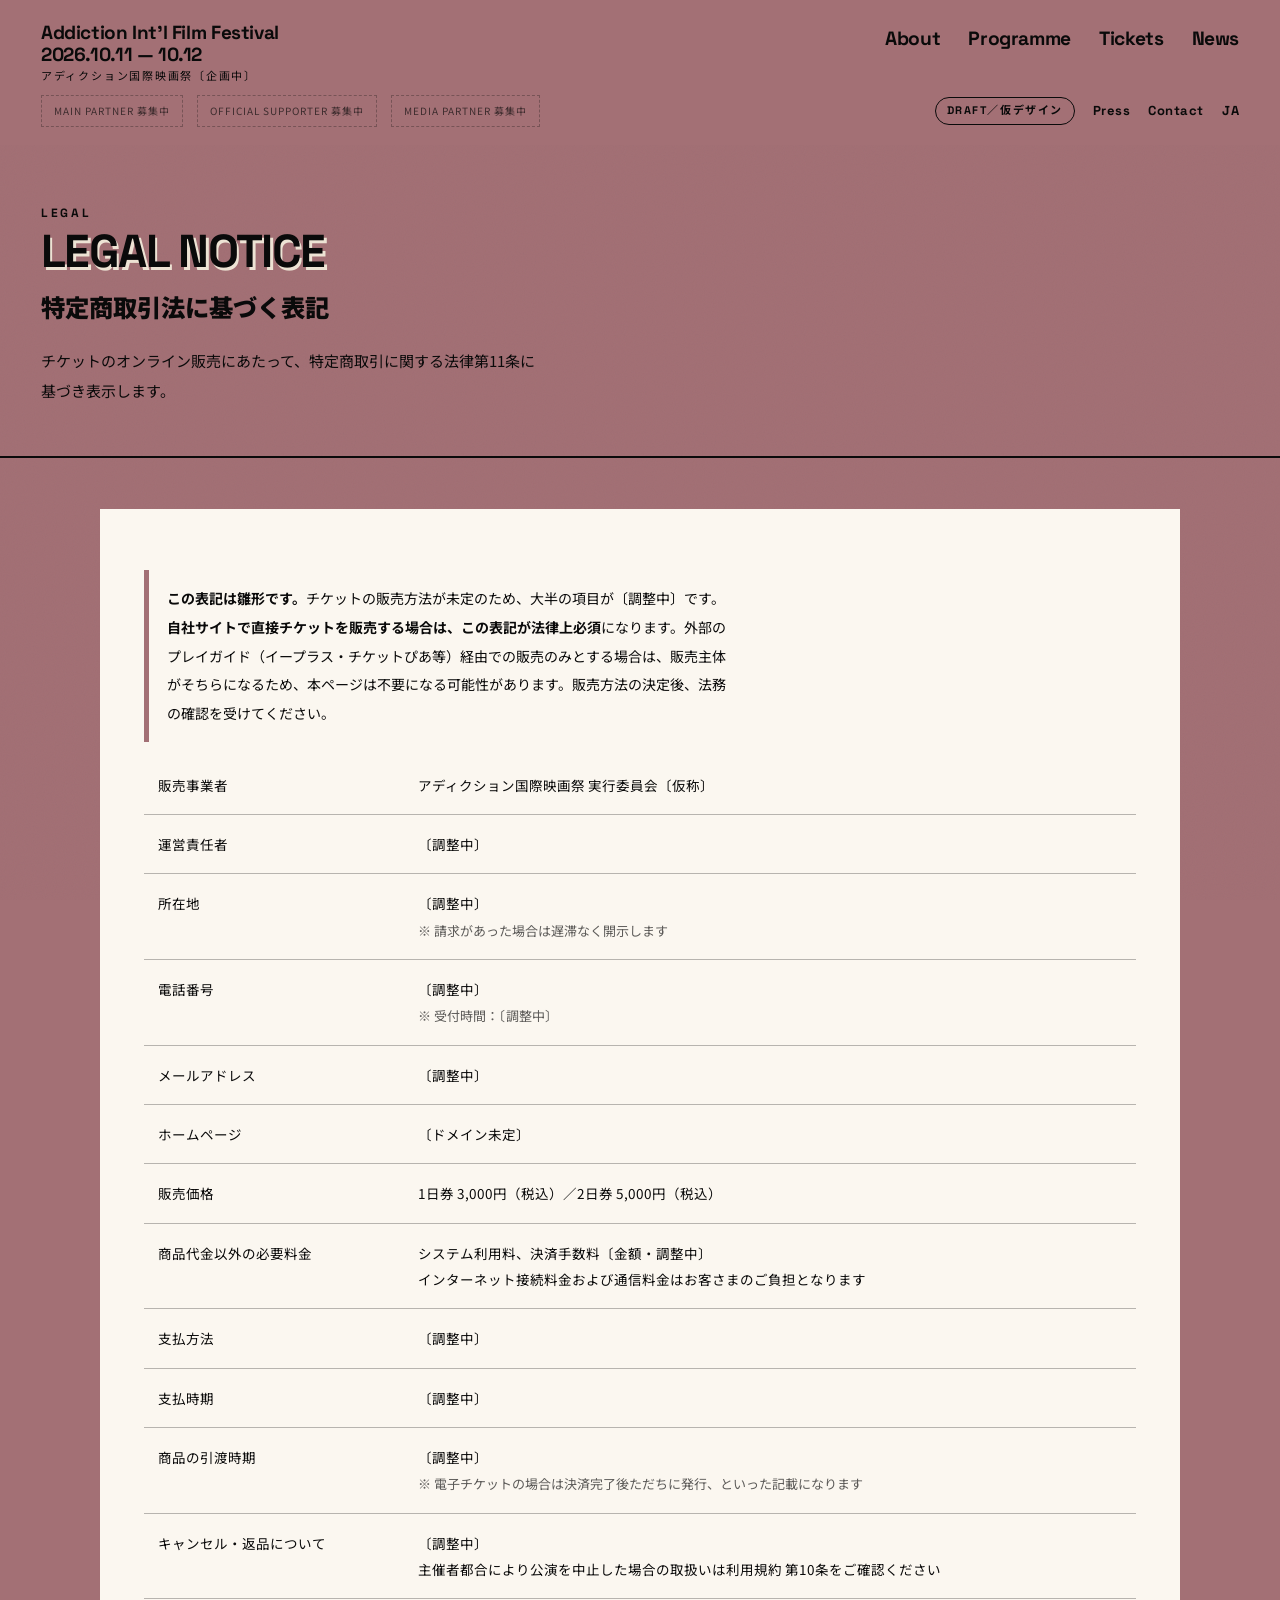
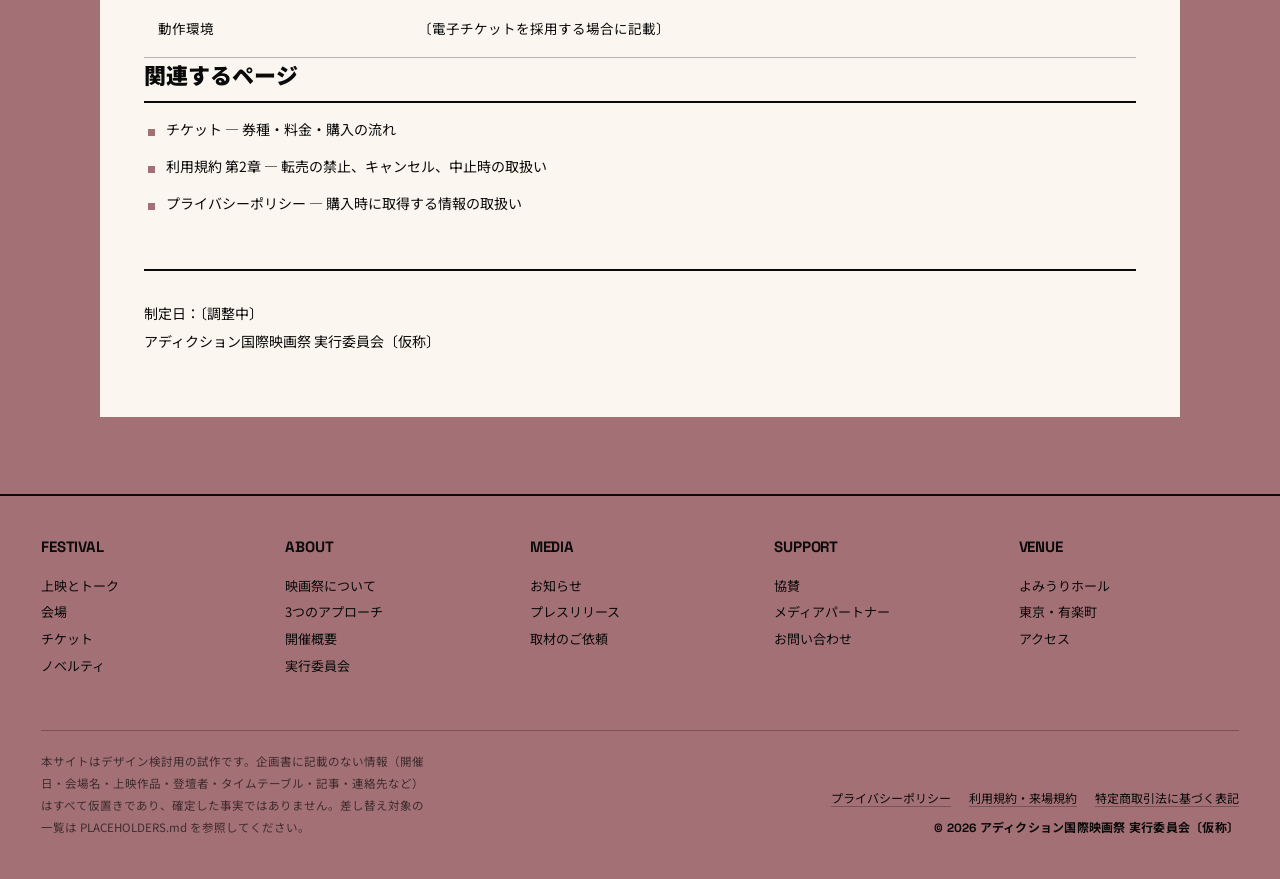
<file: legal.html>
<!DOCTYPE html>
<html lang="ja">
<head>
<meta charset="UTF-8">
<meta name="viewport" content="width=device-width, initial-scale=1">
<title>特定商取引法に基づく表記｜アディクション国際映画祭</title>
<meta name="description" content="アディクション国際映画祭〔企画中〕のチケット販売に関する特定商取引法に基づく表記。">
<meta name="robots" content="noindex, nofollow, noarchive">
<link rel="preconnect" href="https://fonts.googleapis.com">
<link rel="preconnect" href="https://fonts.gstatic.com" crossorigin>
<link href="https://fonts.googleapis.com/css2?family=Space+Grotesk:wght@500;700&family=Noto+Sans+JP:wght@400;700;900&display=swap" rel="stylesheet">
<link rel="stylesheet" href="styles.css">
</head>
<body>

<header class="header">
  <div class="wrap">
    <div class="header__top">
      <a class="brand" href="index.html">
        <span class="brand__en">Addiction Int'l Film Festival</span>
        <span class="brand__date">2026.10.11 — 10.12</span>
        <span class="brand__jp">アディクション国際映画祭〔企画中〕</span>
      </a>
      <nav class="gnav" id="gnav">
        <ul>
          <li><a href="about.html">About</a></li>
          <li><a href="programme.html">Programme</a></li>
          <li><a href="tickets.html">Tickets</a></li>
          <li><a href="news.html">News</a></li>
          <li class="gnav__extra"><a href="about.html#partner">パートナー募集</a></li>
          <li class="gnav__extra"><a href="about.html#contact">お問い合わせ</a></li>
        </ul>
      </nav>
      <button class="nav-toggle" type="button" aria-label="メニューを開く" aria-expanded="false" aria-controls="gnav">
        <span></span><span></span><span></span>
      </button>
    </div>
    <div class="header__bottom">
      <div class="partners-inline">
        <span>MAIN PARTNER 募集中</span>
        <span>OFFICIAL SUPPORTER 募集中</span>
        <span>MEDIA PARTNER 募集中</span>
      </div>
      <div class="utility">
        <span class="chip">DRAFT／仮デザイン</span>
        <a href="news.html">Press</a>
        <a href="about.html#contact">Contact</a>
        <a href="legal.html">JA</a>
      </div>
    </div>
  </div>
</header>

<section class="page-head">
  <div class="wrap">
    <span class="eyebrow">Legal</span>
    <h1 class="display display--sm">Legal Notice</h1>
    <p class="page-head__jp">特定商取引法に基づく表記</p>
    <p class="page-head__lead lead">チケットのオンライン販売にあたって、特定商取引に関する法律第11条に基づき表示します。</p>
  </div>
</section>

<section class="doc">
  <div class="wrap">
    <div class="doc__sheet">

      <p class="doc__intro"><strong>この表記は雛形です。</strong>チケットの販売方法が未定のため、大半の項目が〔調整中〕です。<strong>自社サイトで直接チケットを販売する場合は、この表記が法律上必須</strong>になります。外部のプレイガイド（イープラス・チケットぴあ等）経由での販売のみとする場合は、販売主体がそちらになるため、本ページは不要になる可能性があります。販売方法の決定後、法務の確認を受けてください。</p>

      <table class="table">
        <tbody>
          <tr><td>販売事業者</td><td>アディクション国際映画祭 実行委員会〔仮称〕</td></tr>
          <tr><td>運営責任者</td><td>〔調整中〕</td></tr>
          <tr><td>所在地</td><td>〔調整中〕<br><span class="small muted">※ 請求があった場合は遅滞なく開示します</span></td></tr>
          <tr><td>電話番号</td><td>〔調整中〕<br><span class="small muted">※ 受付時間：〔調整中〕</span></td></tr>
          <tr><td>メールアドレス</td><td>〔調整中〕</td></tr>
          <tr><td>ホームページ</td><td>〔ドメイン未定〕</td></tr>
          <tr><td>販売価格</td><td>1日券 3,000円（税込）／2日券 5,000円（税込）</td></tr>
          <tr><td>商品代金以外の必要料金</td><td>システム利用料、決済手数料〔金額・調整中〕<br>インターネット接続料金および通信料金はお客さまのご負担となります</td></tr>
          <tr><td>支払方法</td><td>〔調整中〕</td></tr>
          <tr><td>支払時期</td><td>〔調整中〕</td></tr>
          <tr><td>商品の引渡時期</td><td>〔調整中〕<br><span class="small muted">※ 電子チケットの場合は決済完了後ただちに発行、といった記載になります</span></td></tr>
          <tr><td>キャンセル・返品について</td><td>〔調整中〕<br>主催者都合により公演を中止した場合の取扱いは<a href="terms.html#c2">利用規約 第10条</a>をご確認ください</td></tr>
          <tr><td>動作環境</td><td>〔電子チケットを採用する場合に記載〕</td></tr>
        </tbody>
      </table>

      <h2>関連するページ</h2>
      <ul>
        <li><a href="tickets.html">チケット</a> — 券種・料金・購入の流れ</li>
        <li><a href="terms.html#c2">利用規約 第2章</a> — 転売の禁止、キャンセル、中止時の取扱い</li>
        <li><a href="privacy.html">プライバシーポリシー</a> — 購入時に取得する情報の取扱い</li>
      </ul>

      <div class="doc__meta">
        <p>制定日：〔調整中〕<br>アディクション国際映画祭 実行委員会〔仮称〕</p>
      </div>

    </div>
  </div>
</section>

<footer class="footer">
  <div class="wrap">
    <div class="footer__cols">
      <div><h3>Festival</h3><ul><li><a href="programme.html">上映とトーク</a></li><li><a href="programme.html#venue">会場</a></li><li><a href="tickets.html">チケット</a></li><li><a href="tickets.html#novelty">ノベルティ</a></li></ul></div>
      <div><h3>About</h3><ul><li><a href="about.html">映画祭について</a></li><li><a href="about.html#approach">3つのアプローチ</a></li><li><a href="about.html#outline">開催概要</a></li><li><a href="about.html#org">実行委員会</a></li></ul></div>
      <div><h3>Media</h3><ul><li><a href="news.html">お知らせ</a></li><li><a href="news.html">プレスリリース</a></li><li><a href="news.html#press">取材のご依頼</a></li></ul></div>
      <div><h3>Support</h3><ul><li><a href="about.html#partner">協賛</a></li><li><a href="about.html#partner">メディアパートナー</a></li><li><a href="about.html#contact">お問い合わせ</a></li></ul></div>
      <div><h3>Venue</h3><ul><li>よみうりホール</li><li>東京・有楽町</li><li><a href="programme.html#venue">アクセス</a></li></ul></div>
    </div>
    <div class="footer__bottom">
      <p class="footer__note">本サイトはデザイン検討用の試作です。企画書に記載のない情報（開催日・会場名・上映作品・登壇者・タイムテーブル・記事・連絡先など）はすべて仮置きであり、確定した事実ではありません。差し替え対象の一覧は PLACEHOLDERS.md を参照してください。</p>
      <div class="footer__legal">
        <ul>
          <li><a href="privacy.html">プライバシーポリシー</a></li>
          <li><a href="terms.html">利用規約・来場規約</a></li>
          <li><a href="legal.html">特定商取引法に基づく表記</a></li>
        </ul>
        <p class="footer__copy">© 2026 アディクション国際映画祭 実行委員会〔仮称〕</p>
      </div>
    </div>
  </div>
</footer>

<script src="script.js"></script>
</body>
</html>
</file>
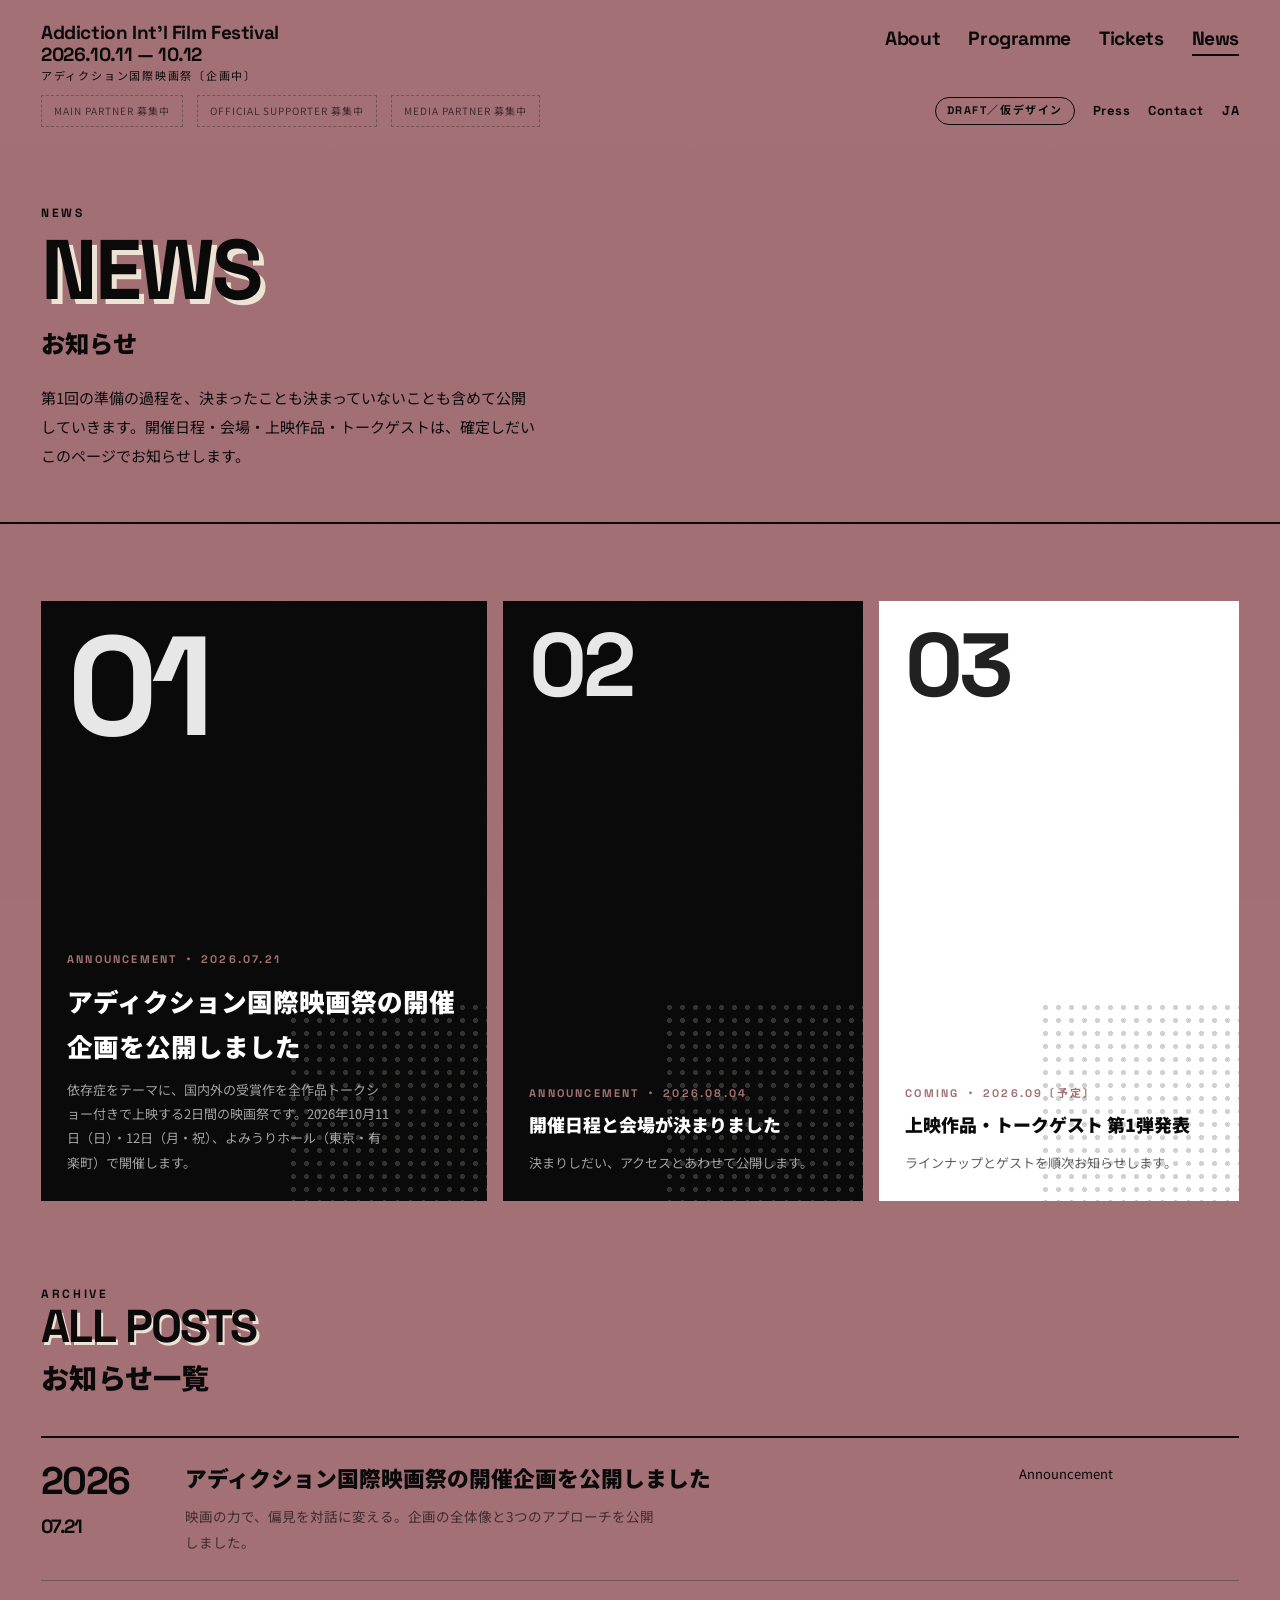
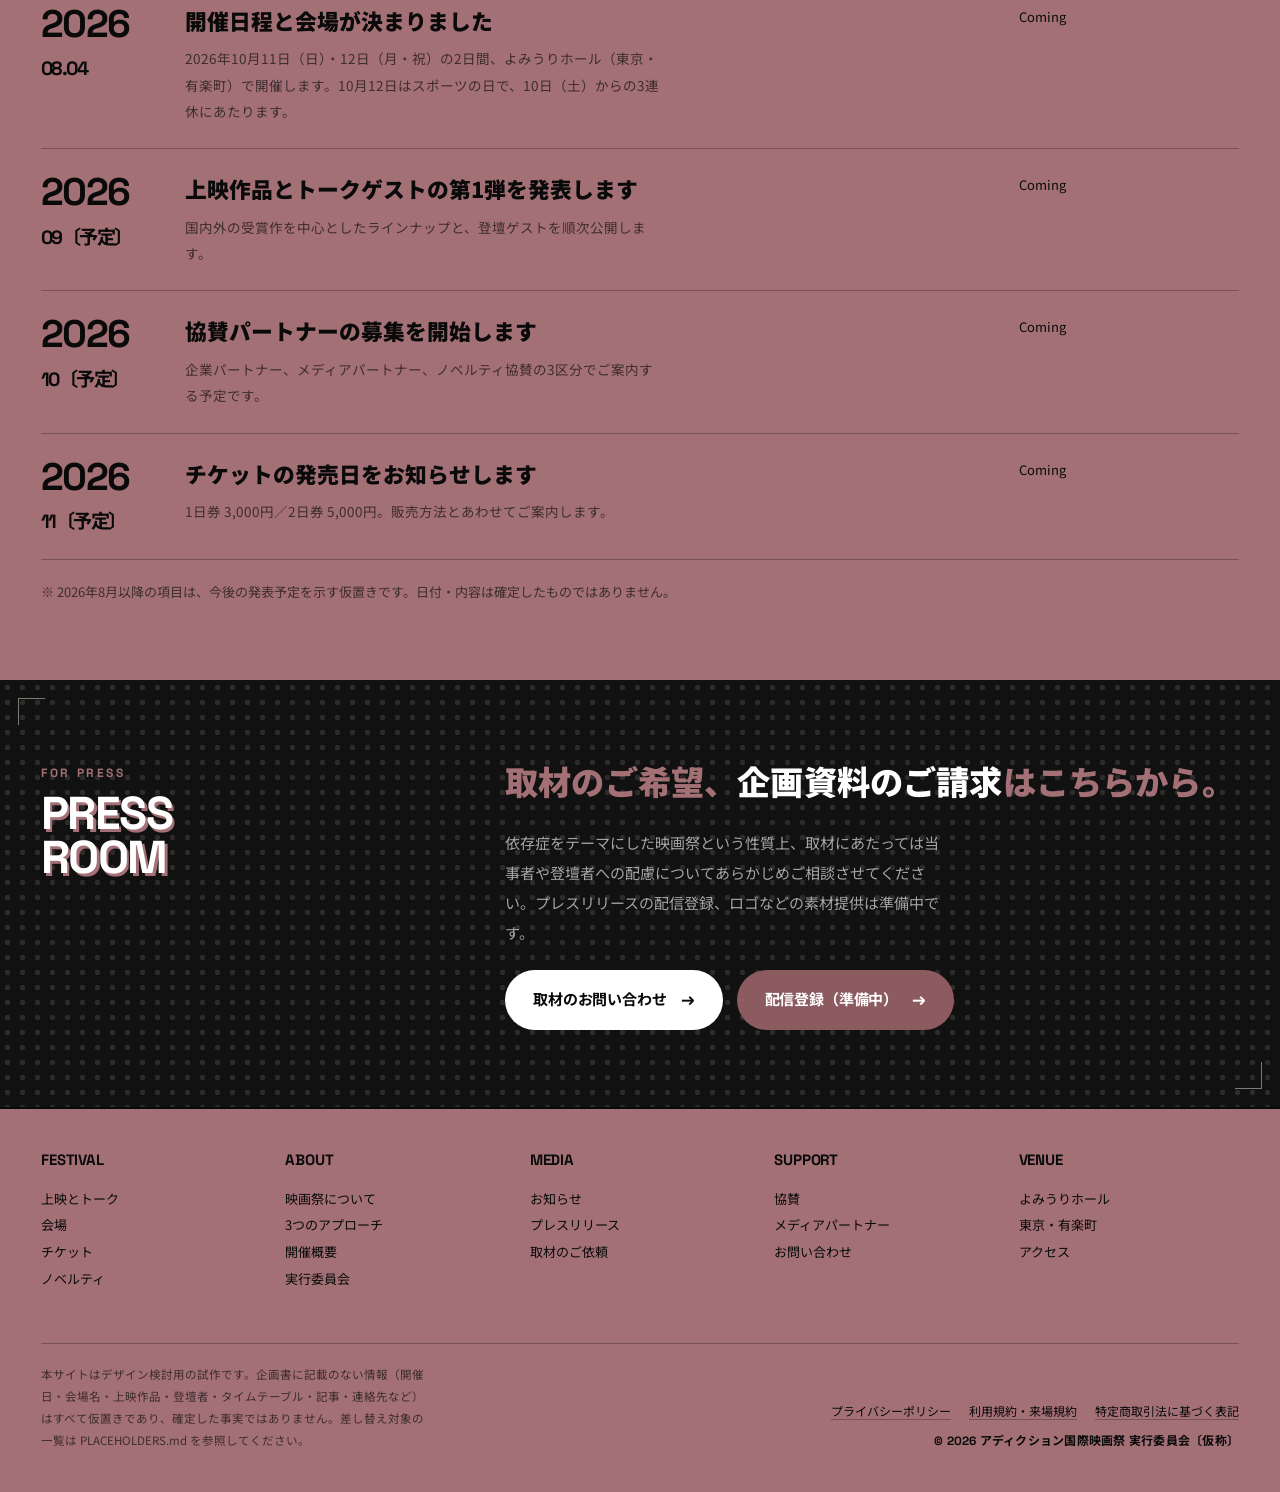
<file: news.html>
<!DOCTYPE html>
<html lang="ja">
<head>
<meta charset="UTF-8">
<meta name="viewport" content="width=device-width, initial-scale=1">
<title>News｜アディクション国際映画祭</title>
<meta name="robots" content="noindex, nofollow, noarchive">
<meta name="description" content="アディクション国際映画祭〔企画中〕のお知らせ・プレスリリース・取材のご依頼。">
<link rel="preconnect" href="https://fonts.googleapis.com">
<link rel="preconnect" href="https://fonts.gstatic.com" crossorigin>
<link href="https://fonts.googleapis.com/css2?family=Space+Grotesk:wght@500;700&family=Noto+Sans+JP:wght@400;700;900&display=swap" rel="stylesheet">
<link rel="stylesheet" href="styles.css">
</head>
<body>

<header class="header">
  <div class="wrap">
    <div class="header__top">
      <a class="brand" href="index.html">
        <span class="brand__en">Addiction Int'l Film Festival</span>
        <span class="brand__date">2026.10.11 — 10.12</span>
        <span class="brand__jp">アディクション国際映画祭〔企画中〕</span>
      </a>
      <nav class="gnav" id="gnav">
        <ul>
          <li><a href="about.html">About</a></li>
          <li><a href="programme.html">Programme</a></li>
          <li><a href="tickets.html">Tickets</a></li>
          <li><a href="news.html" aria-current="page">News</a></li>
          <li class="gnav__extra"><a href="about.html#partner">パートナー募集</a></li>
          <li class="gnav__extra"><a href="about.html#contact">お問い合わせ</a></li>
        </ul>
      </nav>
      <button class="nav-toggle" type="button" aria-label="メニューを開く" aria-expanded="false" aria-controls="gnav">
        <span></span><span></span><span></span>
      </button>
    </div>
    <div class="header__bottom">
      <div class="partners-inline">
        <span>MAIN PARTNER 募集中</span>
        <span>OFFICIAL SUPPORTER 募集中</span>
        <span>MEDIA PARTNER 募集中</span>
      </div>
      <div class="utility">
        <span class="chip">DRAFT／仮デザイン</span>
        <a href="news.html">Press</a>
        <a href="about.html#contact">Contact</a>
        <a href="news.html">JA</a>
      </div>
    </div>
  </div>
</header>

<section class="page-head">
  <div class="wrap">
    <span class="eyebrow">News</span>
    <h1 class="display">News</h1>
    <p class="page-head__jp">お知らせ</p>
    <p class="page-head__lead lead">第1回の準備の過程を、決まったことも決まっていないことも含めて公開していきます。開催日程・会場・上映作品・トークゲストは、確定しだいこのページでお知らせします。</p>
  </div>
</section>

<!-- 最新 -->
<section class="section">
  <div class="wrap">
    <div class="sections-grid">
      <a class="scard scard--tall rise" href="news.html">
        <span class="scard__no">01</span>
        <span class="scard__dots" aria-hidden="true"></span>
        <span>
          <span class="ecard__k" style="color:var(--red)">Announcement ・ 2026.07.21</span>
          <span class="scard__jp" style="font-size:clamp(19px,2vw,28px);margin-top:10px">アディクション国際映画祭の開催企画を公開しました</span>
          <span class="scard__d">依存症をテーマに、国内外の受賞作を全作品トークショー付きで上映する2日間の映画祭です。2026年10月11日（日）・12日（月・祝）、よみうりホール（東京・有楽町）で開催します。</span>
        </span>
      </a>
      <a class="scard rise" style="--d:.06s" href="news.html">
        <span class="scard__no">02</span>
        <span class="scard__dots" aria-hidden="true"></span>
        <span>
          <span class="ecard__k" style="color:var(--red)">Announcement ・ 2026.08.04</span>
          <span class="scard__jp">開催日程と会場が決まりました</span>
          <span class="scard__d">決まりしだい、アクセスとあわせて公開します。</span>
        </span>
      </a>
      <a class="scard scard--red rise" style="--d:.12s" href="news.html">
        <span class="scard__no">03</span>
        <span class="scard__dots" aria-hidden="true"></span>
        <span>
          <span class="ecard__k" style="color:var(--red)">Coming ・ 2026.09〔予定〕</span>
          <span class="scard__jp">上映作品・トークゲスト 第1弾発表</span>
          <span class="scard__d">ラインナップとゲストを順次お知らせします。</span>
        </span>
      </a>
    </div>
  </div>
</section>

<!-- 一覧 -->
<section class="section" style="padding-top:0">
  <div class="wrap">
    <div class="section__head">
      <div>
        <span class="eyebrow">Archive</span>
        <h2 class="display display--sm">All Posts</h2>
        <p class="jp-head">お知らせ一覧</p>
      </div>
    </div>

    <div class="rows">
      <a class="row-item rise" href="news.html">
        <span class="row-item__no">2026<br><span style="font-size:.5em">07.21</span></span>
        <div>
          <p class="row-item__t">アディクション国際映画祭の開催企画を公開しました</p>
          <p class="row-item__d">映画の力で、偏見を対話に変える。企画の全体像と3つのアプローチを公開しました。</p>
        </div>
        <p class="row-item__meta">Announcement</p>
      </a>
      <a class="row-item rise" style="--d:.04s" href="news.html">
        <span class="row-item__no">2026<br><span style="font-size:.5em">08.04</span></span>
        <div>
          <p class="row-item__t">開催日程と会場が決まりました</p>
          <p class="row-item__d">2026年10月11日（日）・12日（月・祝）の2日間、よみうりホール（東京・有楽町）で開催します。10月12日はスポーツの日で、10日（土）からの3連休にあたります。</p>
        </div>
        <p class="row-item__meta">Coming</p>
      </a>
      <a class="row-item rise" style="--d:.08s" href="news.html">
        <span class="row-item__no">2026<br><span style="font-size:.5em">09〔予定〕</span></span>
        <div>
          <p class="row-item__t">上映作品とトークゲストの第1弾を発表します</p>
          <p class="row-item__d">国内外の受賞作を中心としたラインナップと、登壇ゲストを順次公開します。</p>
        </div>
        <p class="row-item__meta">Coming</p>
      </a>
      <a class="row-item rise" style="--d:.12s" href="news.html">
        <span class="row-item__no">2026<br><span style="font-size:.5em">10〔予定〕</span></span>
        <div>
          <p class="row-item__t">協賛パートナーの募集を開始します</p>
          <p class="row-item__d">企業パートナー、メディアパートナー、ノベルティ協賛の3区分でご案内する予定です。</p>
        </div>
        <p class="row-item__meta">Coming</p>
      </a>
      <a class="row-item rise" style="--d:.16s" href="news.html">
        <span class="row-item__no">2026<br><span style="font-size:.5em">11〔予定〕</span></span>
        <div>
          <p class="row-item__t">チケットの発売日をお知らせします</p>
          <p class="row-item__d">1日券 3,000円／2日券 5,000円。販売方法とあわせてご案内します。</p>
        </div>
        <p class="row-item__meta">Coming</p>
      </a>
    </div>

    <p class="small muted" style="margin-top:20px">※ 2026年8月以降の項目は、今後の発表予定を示す仮置きです。日付・内容は確定したものではありません。</p>
  </div>
</section>

<!-- プレス -->
<section class="panel" id="press">
  <div class="panel__dots" aria-hidden="true"></div>
  <div class="wrap">
    <div class="panel__grid">
      <div class="rise">
        <span class="eyebrow" style="color:var(--red)">For Press</span>
        <h2 class="display display--sm" style="color:var(--white);margin-top:8px">Press<br>Room</h2>
      </div>
      <div class="rise" style="--d:.08s">
        <p class="panel__lead">取材のご希望、<em>企画資料のご請求</em>はこちらから。</p>
        <p class="panel__body">依存症をテーマにした映画祭という性質上、取材にあたっては当事者や登壇者への配慮についてあらかじめご相談させてください。プレスリリースの配信登録、ロゴなどの素材提供は準備中です。</p>
        <div style="margin-top:22px;display:flex;gap:14px;flex-wrap:wrap">
          <a class="btn btn--light" href="about.html#contact">取材のお問い合わせ</a>
          <a class="btn btn--red" href="about.html#contact">配信登録（準備中）</a>
        </div>
      </div>
    </div>
  </div>
</section>

<footer class="footer">
  <div class="wrap">
    <div class="footer__cols">
      <div><h3>Festival</h3><ul><li><a href="programme.html">上映とトーク</a></li><li><a href="programme.html#venue">会場</a></li><li><a href="tickets.html">チケット</a></li><li><a href="tickets.html#novelty">ノベルティ</a></li></ul></div>
      <div><h3>About</h3><ul><li><a href="about.html">映画祭について</a></li><li><a href="about.html#approach">3つのアプローチ</a></li><li><a href="about.html#outline">開催概要</a></li><li><a href="about.html#org">実行委員会</a></li></ul></div>
      <div><h3>Media</h3><ul><li><a href="news.html">お知らせ</a></li><li><a href="news.html">プレスリリース</a></li><li><a href="#press">取材のご依頼</a></li></ul></div>
      <div><h3>Support</h3><ul><li><a href="about.html#partner">協賛</a></li><li><a href="about.html#partner">メディアパートナー</a></li><li><a href="about.html#contact">お問い合わせ</a></li></ul></div>
      <div><h3>Venue</h3><ul><li>よみうりホール</li><li>東京・有楽町</li><li><a href="programme.html#venue">アクセス</a></li></ul></div>
    </div>
    <div class="footer__bottom">
      <p class="footer__note">本サイトはデザイン検討用の試作です。企画書に記載のない情報（開催日・会場名・上映作品・登壇者・タイムテーブル・記事・連絡先など）はすべて仮置きであり、確定した事実ではありません。差し替え対象の一覧は PLACEHOLDERS.md を参照してください。</p>
      <div class="footer__legal">
        <ul>
          <li><a href="privacy.html">プライバシーポリシー</a></li>
          <li><a href="terms.html">利用規約・来場規約</a></li>
          <li><a href="legal.html">特定商取引法に基づく表記</a></li>
        </ul>
        <p class="footer__copy">© 2026 アディクション国際映画祭 実行委員会〔仮称〕</p>
      </div>
    </div>
  </div>
</footer>

<script src="script.js"></script>
</body>
</html>
</file>
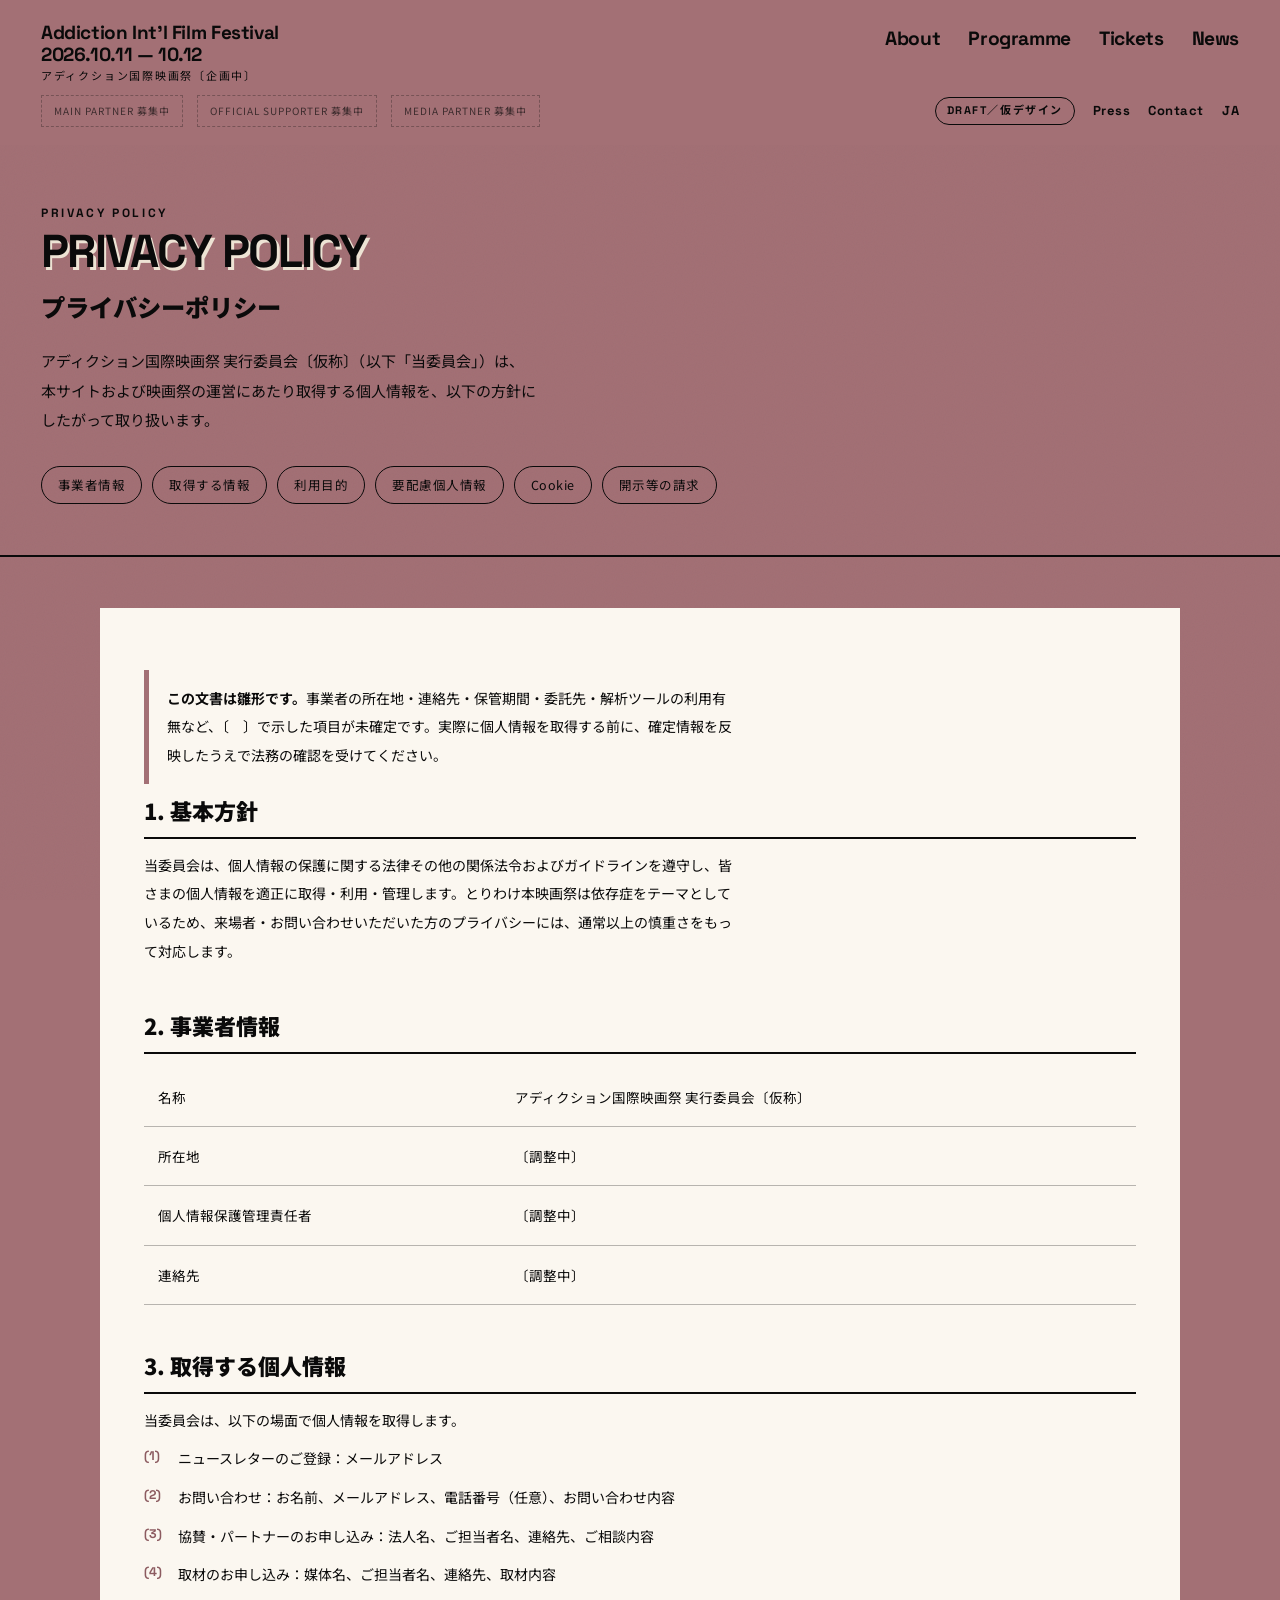
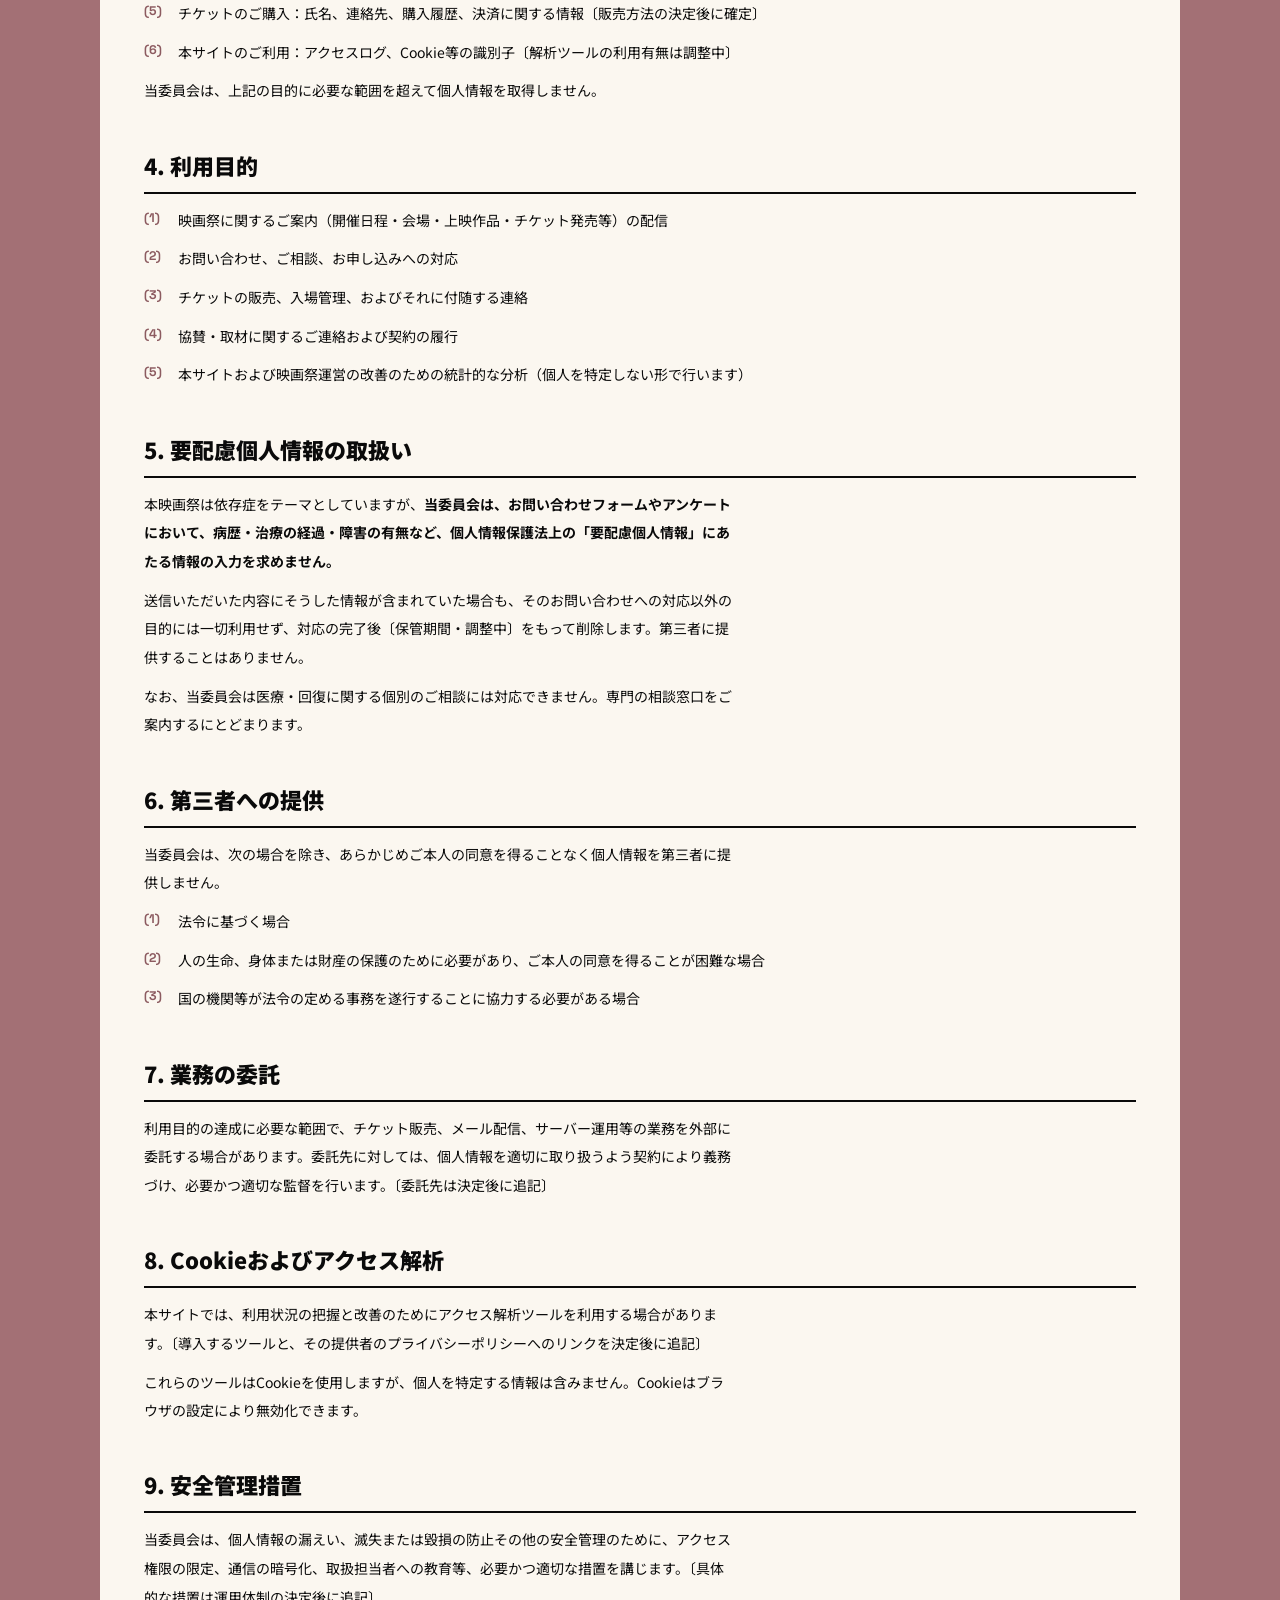
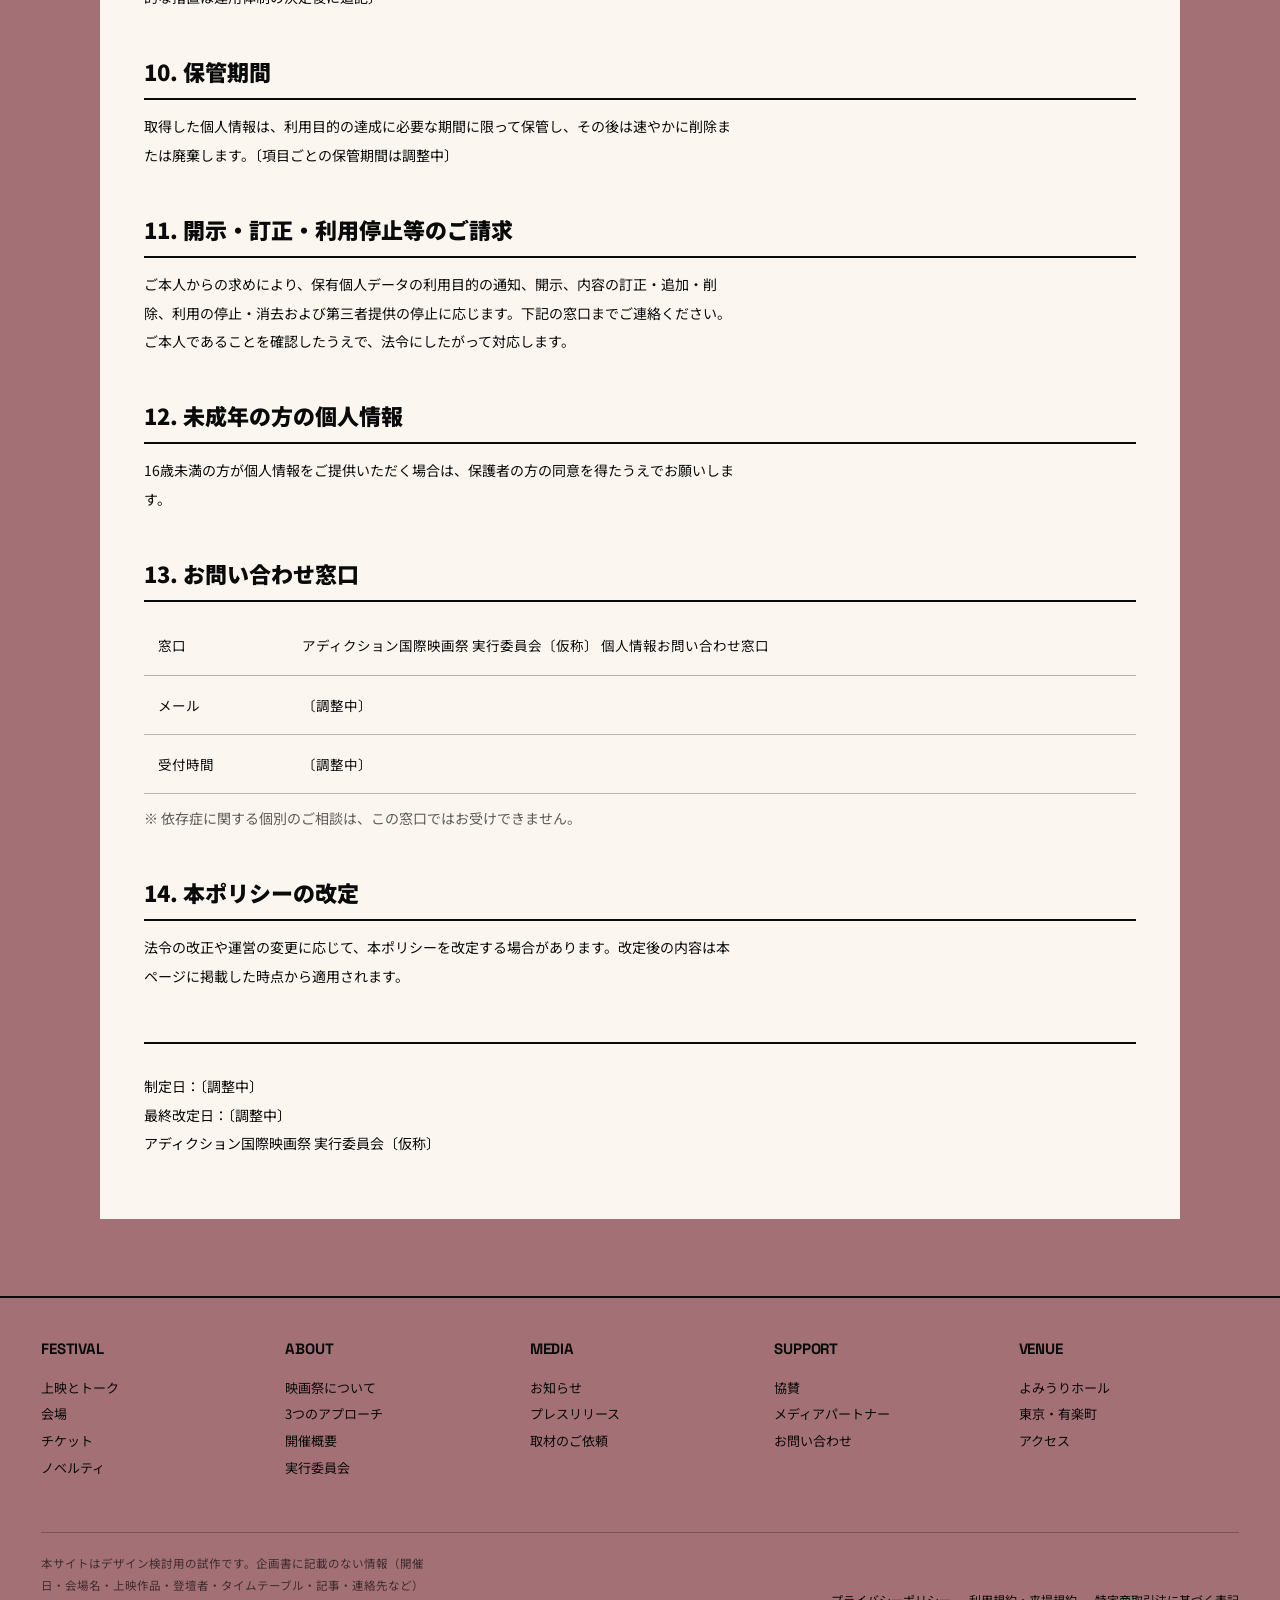
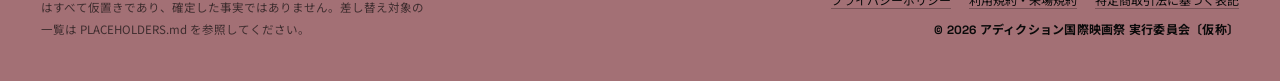
<file: privacy.html>
<!DOCTYPE html>
<html lang="ja">
<head>
<meta charset="UTF-8">
<meta name="viewport" content="width=device-width, initial-scale=1">
<title>プライバシーポリシー｜アディクション国際映画祭</title>
<meta name="description" content="アディクション国際映画祭〔企画中〕における個人情報の取扱いについて。">
<meta name="robots" content="noindex, nofollow, noarchive">
<link rel="preconnect" href="https://fonts.googleapis.com">
<link rel="preconnect" href="https://fonts.gstatic.com" crossorigin>
<link href="https://fonts.googleapis.com/css2?family=Space+Grotesk:wght@500;700&family=Noto+Sans+JP:wght@400;700;900&display=swap" rel="stylesheet">
<link rel="stylesheet" href="styles.css">
</head>
<body>

<header class="header">
  <div class="wrap">
    <div class="header__top">
      <a class="brand" href="index.html">
        <span class="brand__en">Addiction Int'l Film Festival</span>
        <span class="brand__date">2026.10.11 — 10.12</span>
        <span class="brand__jp">アディクション国際映画祭〔企画中〕</span>
      </a>
      <nav class="gnav" id="gnav">
        <ul>
          <li><a href="about.html">About</a></li>
          <li><a href="programme.html">Programme</a></li>
          <li><a href="tickets.html">Tickets</a></li>
          <li><a href="news.html">News</a></li>
          <li class="gnav__extra"><a href="about.html#partner">パートナー募集</a></li>
          <li class="gnav__extra"><a href="about.html#contact">お問い合わせ</a></li>
        </ul>
      </nav>
      <button class="nav-toggle" type="button" aria-label="メニューを開く" aria-expanded="false" aria-controls="gnav">
        <span></span><span></span><span></span>
      </button>
    </div>
    <div class="header__bottom">
      <div class="partners-inline">
        <span>MAIN PARTNER 募集中</span>
        <span>OFFICIAL SUPPORTER 募集中</span>
        <span>MEDIA PARTNER 募集中</span>
      </div>
      <div class="utility">
        <span class="chip">DRAFT／仮デザイン</span>
        <a href="news.html">Press</a>
        <a href="about.html#contact">Contact</a>
        <a href="privacy.html">JA</a>
      </div>
    </div>
  </div>
</header>

<section class="page-head">
  <div class="wrap">
    <span class="eyebrow">Privacy Policy</span>
    <h1 class="display display--sm">Privacy Policy</h1>
    <p class="page-head__jp">プライバシーポリシー</p>
    <p class="page-head__lead lead">アディクション国際映画祭 実行委員会〔仮称〕（以下「当委員会」）は、本サイトおよび映画祭の運営にあたり取得する個人情報を、以下の方針にしたがって取り扱います。</p>
    <div class="doc__tocs">
      <a href="#s2">事業者情報</a>
      <a href="#s3">取得する情報</a>
      <a href="#s4">利用目的</a>
      <a href="#s5">要配慮個人情報</a>
      <a href="#s8">Cookie</a>
      <a href="#s11">開示等の請求</a>
    </div>
  </div>
</section>

<section class="doc">
  <div class="wrap">
    <div class="doc__sheet">

      <p class="doc__intro"><strong>この文書は雛形です。</strong>事業者の所在地・連絡先・保管期間・委託先・解析ツールの利用有無など、〔　〕で示した項目が未確定です。実際に個人情報を取得する前に、確定情報を反映したうえで法務の確認を受けてください。</p>

      <h2 id="s1">1. 基本方針</h2>
      <p>当委員会は、個人情報の保護に関する法律その他の関係法令およびガイドラインを遵守し、皆さまの個人情報を適正に取得・利用・管理します。とりわけ本映画祭は依存症をテーマとしているため、来場者・お問い合わせいただいた方のプライバシーには、通常以上の慎重さをもって対応します。</p>

      <h2 id="s2">2. 事業者情報</h2>
      <table class="table">
        <tbody>
          <tr><td>名称</td><td>アディクション国際映画祭 実行委員会〔仮称〕</td></tr>
          <tr><td>所在地</td><td>〔調整中〕</td></tr>
          <tr><td>個人情報保護管理責任者</td><td>〔調整中〕</td></tr>
          <tr><td>連絡先</td><td>〔調整中〕</td></tr>
        </tbody>
      </table>

      <h2 id="s3">3. 取得する個人情報</h2>
      <p>当委員会は、以下の場面で個人情報を取得します。</p>
      <ol>
        <li>ニュースレターのご登録：メールアドレス</li>
        <li>お問い合わせ：お名前、メールアドレス、電話番号（任意）、お問い合わせ内容</li>
        <li>協賛・パートナーのお申し込み：法人名、ご担当者名、連絡先、ご相談内容</li>
        <li>取材のお申し込み：媒体名、ご担当者名、連絡先、取材内容</li>
        <li>チケットのご購入：氏名、連絡先、購入履歴、決済に関する情報〔販売方法の決定後に確定〕</li>
        <li>本サイトのご利用：アクセスログ、Cookie等の識別子〔解析ツールの利用有無は調整中〕</li>
      </ol>
      <p>当委員会は、上記の目的に必要な範囲を超えて個人情報を取得しません。</p>

      <h2 id="s4">4. 利用目的</h2>
      <ol>
        <li>映画祭に関するご案内（開催日程・会場・上映作品・チケット発売等）の配信</li>
        <li>お問い合わせ、ご相談、お申し込みへの対応</li>
        <li>チケットの販売、入場管理、およびそれに付随する連絡</li>
        <li>協賛・取材に関するご連絡および契約の履行</li>
        <li>本サイトおよび映画祭運営の改善のための統計的な分析（個人を特定しない形で行います）</li>
      </ol>

      <h2 id="s5">5. 要配慮個人情報の取扱い</h2>
      <p>本映画祭は依存症をテーマとしていますが、<strong>当委員会は、お問い合わせフォームやアンケートにおいて、病歴・治療の経過・障害の有無など、個人情報保護法上の「要配慮個人情報」にあたる情報の入力を求めません。</strong></p>
      <p>送信いただいた内容にそうした情報が含まれていた場合も、そのお問い合わせへの対応以外の目的には一切利用せず、対応の完了後〔保管期間・調整中〕をもって削除します。第三者に提供することはありません。</p>
      <p>なお、当委員会は医療・回復に関する個別のご相談には対応できません。専門の相談窓口をご案内するにとどまります。</p>

      <h2 id="s6">6. 第三者への提供</h2>
      <p>当委員会は、次の場合を除き、あらかじめご本人の同意を得ることなく個人情報を第三者に提供しません。</p>
      <ol>
        <li>法令に基づく場合</li>
        <li>人の生命、身体または財産の保護のために必要があり、ご本人の同意を得ることが困難な場合</li>
        <li>国の機関等が法令の定める事務を遂行することに協力する必要がある場合</li>
      </ol>

      <h2 id="s7">7. 業務の委託</h2>
      <p>利用目的の達成に必要な範囲で、チケット販売、メール配信、サーバー運用等の業務を外部に委託する場合があります。委託先に対しては、個人情報を適切に取り扱うよう契約により義務づけ、必要かつ適切な監督を行います。〔委託先は決定後に追記〕</p>

      <h2 id="s8">8. Cookieおよびアクセス解析</h2>
      <p>本サイトでは、利用状況の把握と改善のためにアクセス解析ツールを利用する場合があります。〔導入するツールと、その提供者のプライバシーポリシーへのリンクを決定後に追記〕</p>
      <p>これらのツールはCookieを使用しますが、個人を特定する情報は含みません。Cookieはブラウザの設定により無効化できます。</p>

      <h2 id="s9">9. 安全管理措置</h2>
      <p>当委員会は、個人情報の漏えい、滅失または毀損の防止その他の安全管理のために、アクセス権限の限定、通信の暗号化、取扱担当者への教育等、必要かつ適切な措置を講じます。〔具体的な措置は運用体制の決定後に追記〕</p>

      <h2 id="s10">10. 保管期間</h2>
      <p>取得した個人情報は、利用目的の達成に必要な期間に限って保管し、その後は速やかに削除または廃棄します。〔項目ごとの保管期間は調整中〕</p>

      <h2 id="s11">11. 開示・訂正・利用停止等のご請求</h2>
      <p>ご本人からの求めにより、保有個人データの利用目的の通知、開示、内容の訂正・追加・削除、利用の停止・消去および第三者提供の停止に応じます。下記の窓口までご連絡ください。ご本人であることを確認したうえで、法令にしたがって対応します。</p>

      <h2 id="s12">12. 未成年の方の個人情報</h2>
      <p>16歳未満の方が個人情報をご提供いただく場合は、保護者の方の同意を得たうえでお願いします。</p>

      <h2 id="s13">13. お問い合わせ窓口</h2>
      <table class="table">
        <tbody>
          <tr><td>窓口</td><td>アディクション国際映画祭 実行委員会〔仮称〕 個人情報お問い合わせ窓口</td></tr>
          <tr><td>メール</td><td>〔調整中〕</td></tr>
          <tr><td>受付時間</td><td>〔調整中〕</td></tr>
        </tbody>
      </table>
      <p class="small muted">※ 依存症に関する個別のご相談は、この窓口ではお受けできません。</p>

      <h2 id="s14">14. 本ポリシーの改定</h2>
      <p>法令の改正や運営の変更に応じて、本ポリシーを改定する場合があります。改定後の内容は本ページに掲載した時点から適用されます。</p>

      <div class="doc__meta">
        <p>制定日：〔調整中〕<br>最終改定日：〔調整中〕<br>アディクション国際映画祭 実行委員会〔仮称〕</p>
      </div>

    </div>
  </div>
</section>

<footer class="footer">
  <div class="wrap">
    <div class="footer__cols">
      <div><h3>Festival</h3><ul><li><a href="programme.html">上映とトーク</a></li><li><a href="programme.html#venue">会場</a></li><li><a href="tickets.html">チケット</a></li><li><a href="tickets.html#novelty">ノベルティ</a></li></ul></div>
      <div><h3>About</h3><ul><li><a href="about.html">映画祭について</a></li><li><a href="about.html#approach">3つのアプローチ</a></li><li><a href="about.html#outline">開催概要</a></li><li><a href="about.html#org">実行委員会</a></li></ul></div>
      <div><h3>Media</h3><ul><li><a href="news.html">お知らせ</a></li><li><a href="news.html">プレスリリース</a></li><li><a href="news.html#press">取材のご依頼</a></li></ul></div>
      <div><h3>Support</h3><ul><li><a href="about.html#partner">協賛</a></li><li><a href="about.html#partner">メディアパートナー</a></li><li><a href="about.html#contact">お問い合わせ</a></li></ul></div>
      <div><h3>Venue</h3><ul><li>よみうりホール</li><li>東京・有楽町</li><li><a href="programme.html#venue">アクセス</a></li></ul></div>
    </div>
    <div class="footer__bottom">
      <p class="footer__note">本サイトはデザイン検討用の試作です。企画書に記載のない情報（開催日・会場名・上映作品・登壇者・タイムテーブル・記事・連絡先など）はすべて仮置きであり、確定した事実ではありません。差し替え対象の一覧は PLACEHOLDERS.md を参照してください。</p>
      <div class="footer__legal">
        <ul>
          <li><a href="privacy.html">プライバシーポリシー</a></li>
          <li><a href="terms.html">利用規約・来場規約</a></li>
          <li><a href="legal.html">特定商取引法に基づく表記</a></li>
        </ul>
        <p class="footer__copy">© 2026 アディクション国際映画祭 実行委員会〔仮称〕</p>
      </div>
    </div>
  </div>
</footer>

<script src="script.js"></script>
</body>
</html>
</file>
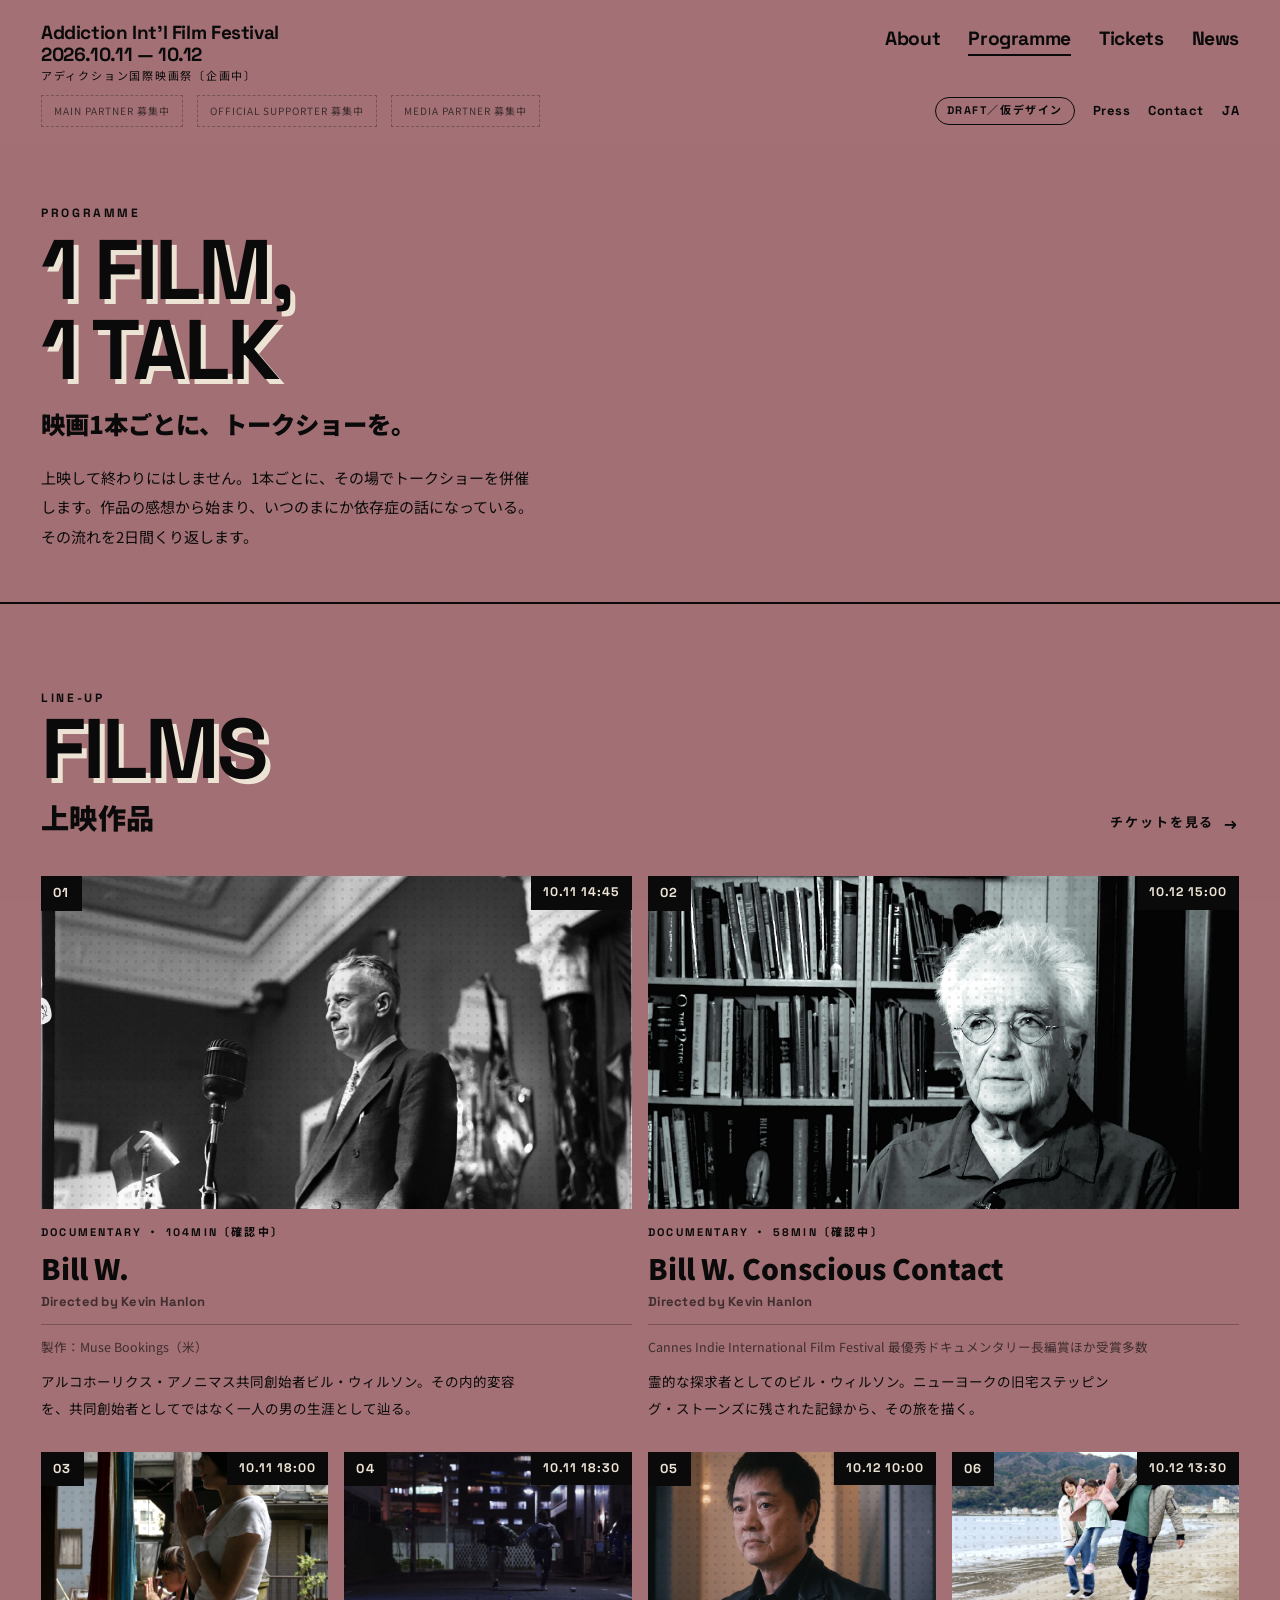
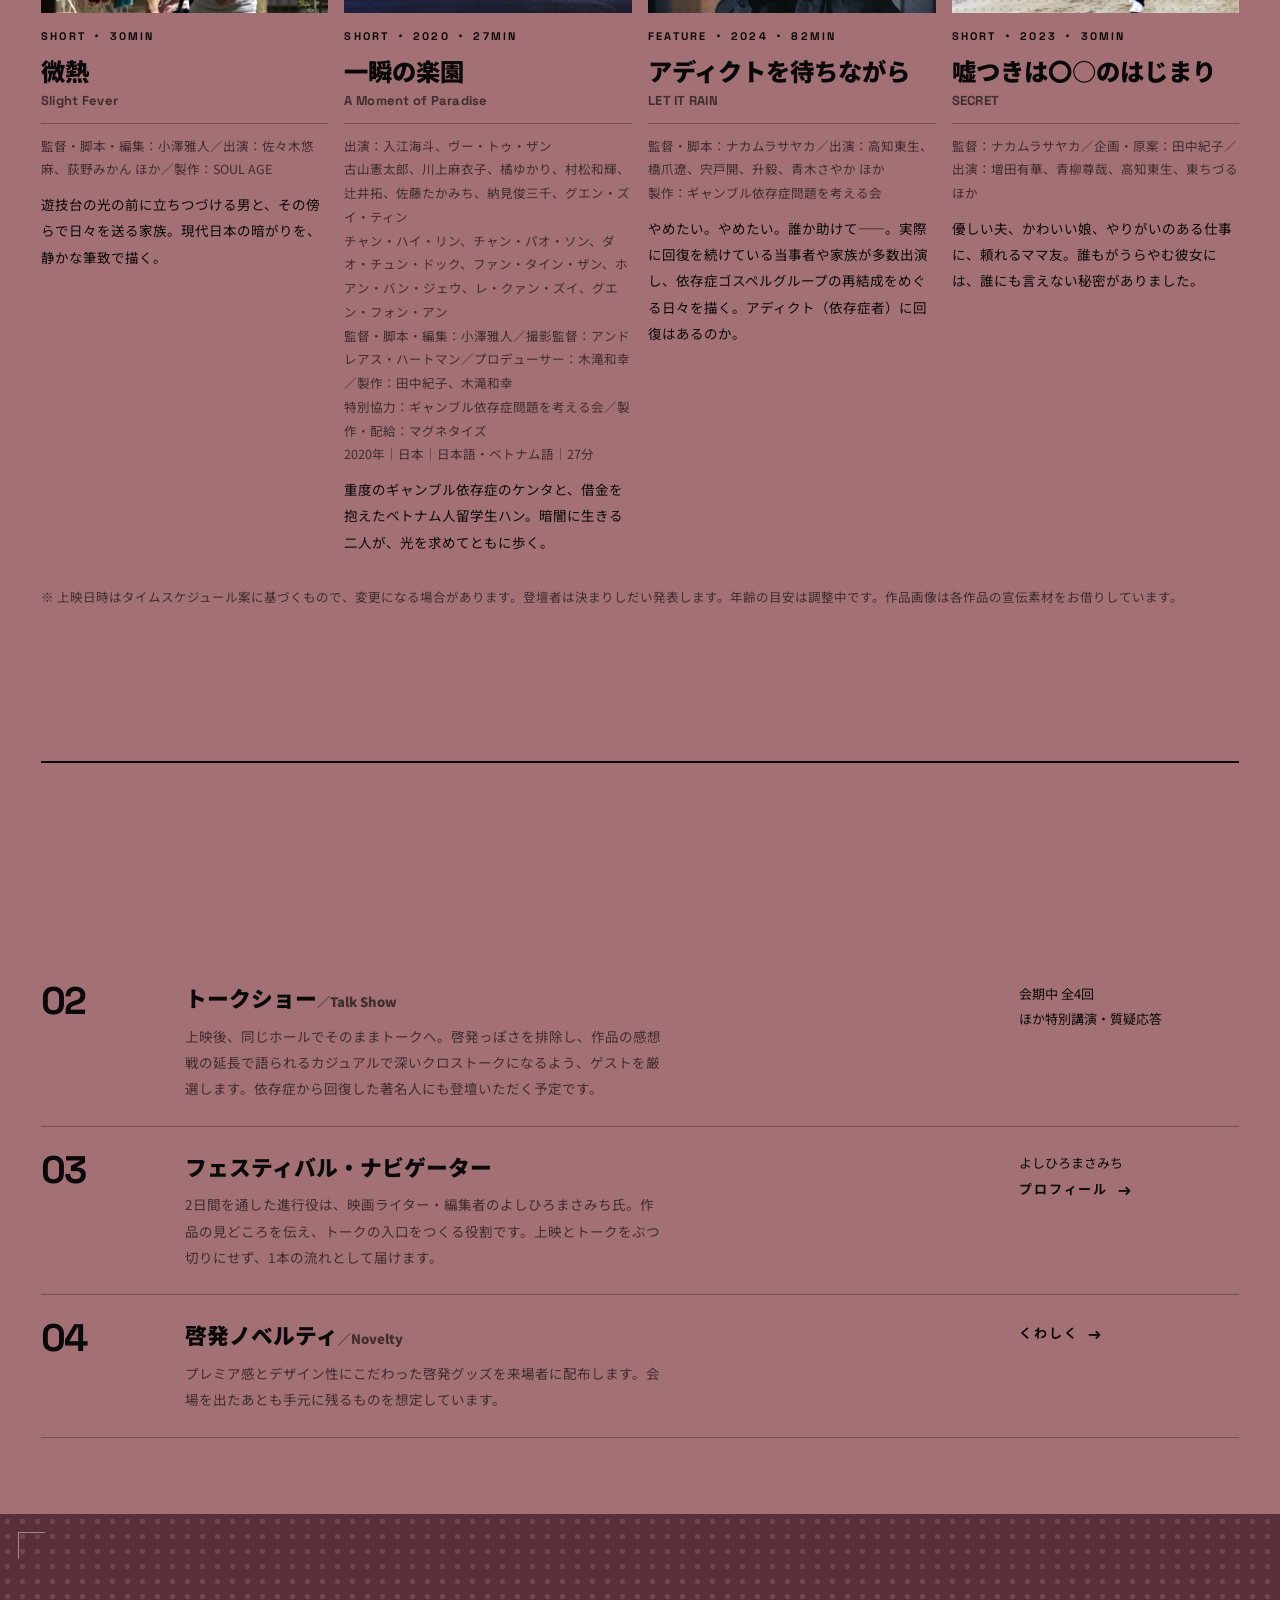
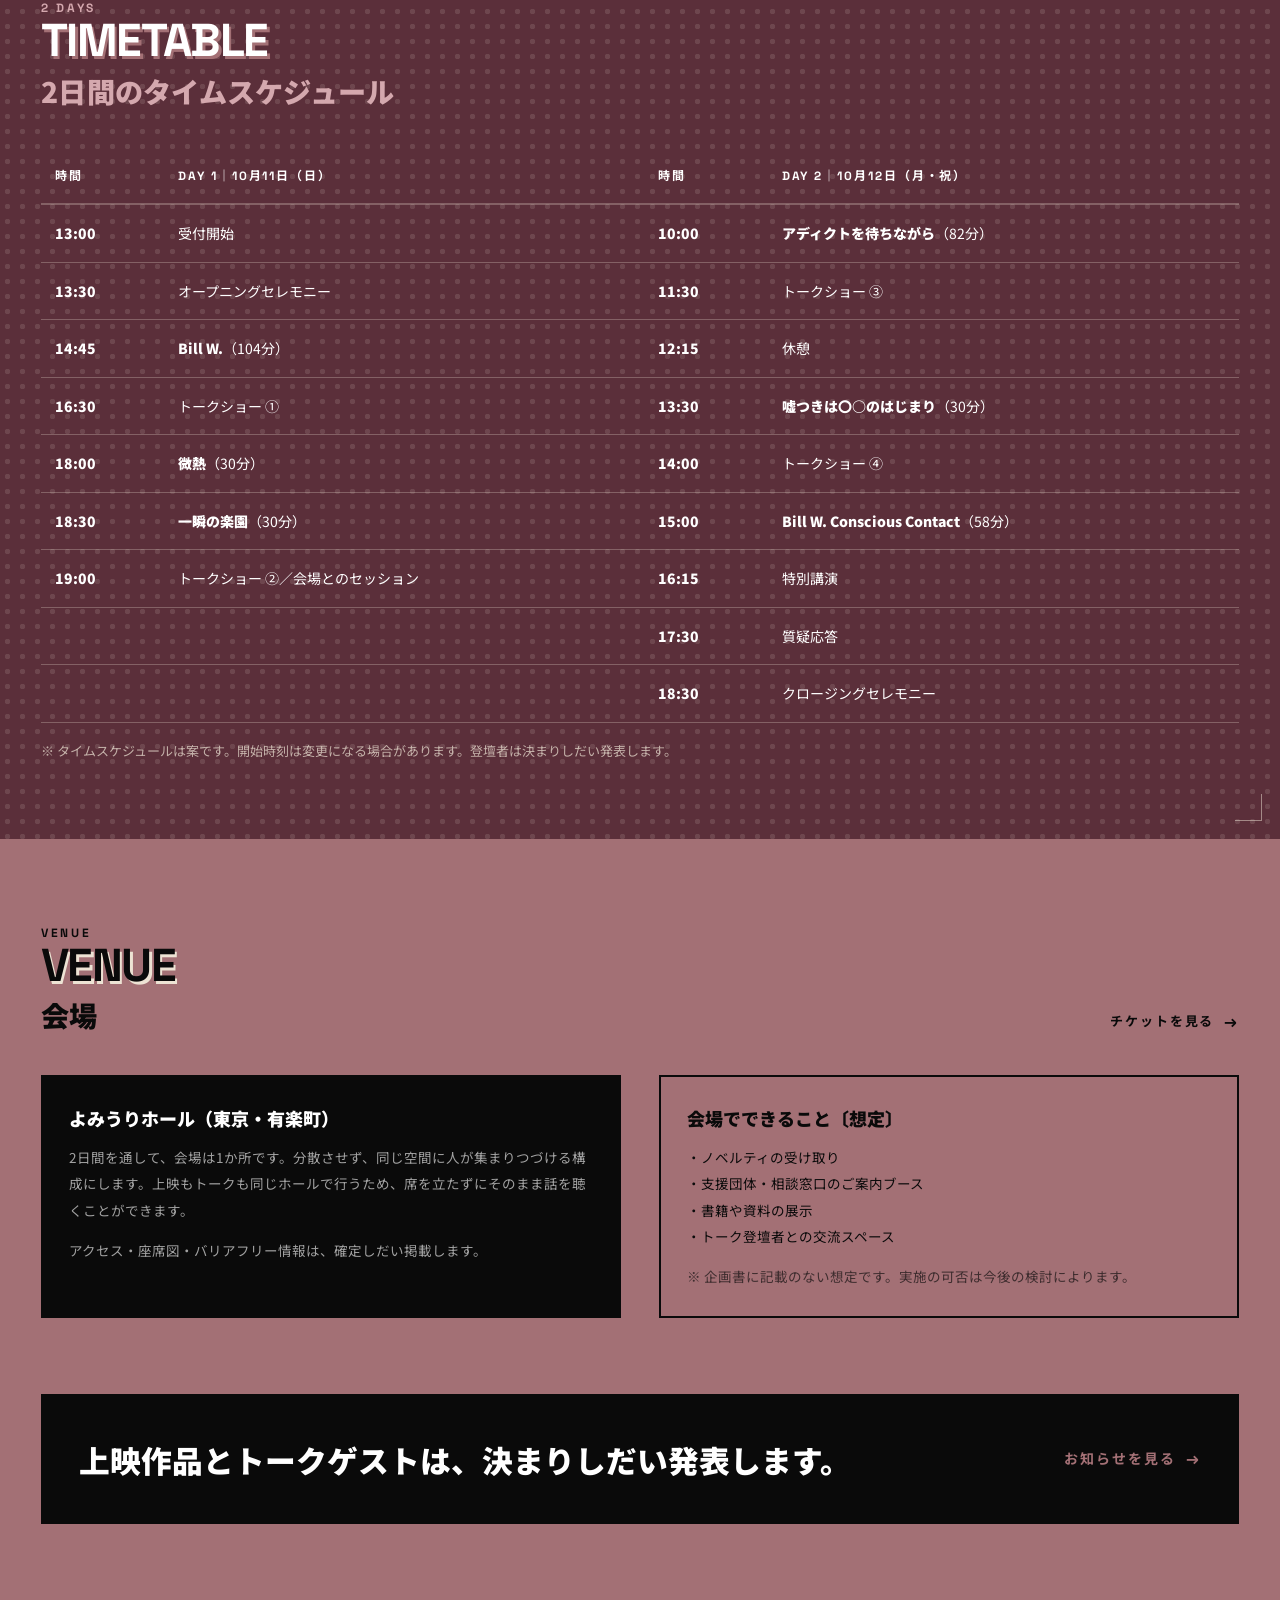
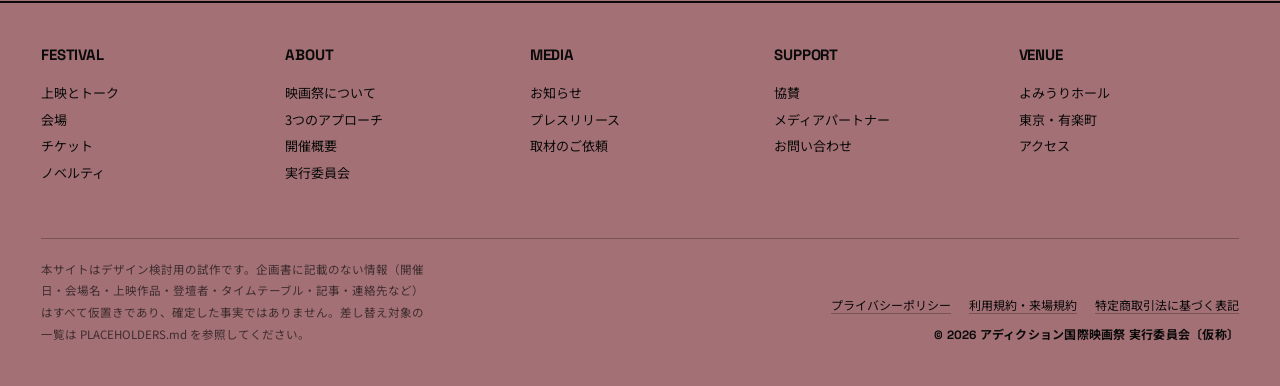
<file: programme.html>
<!DOCTYPE html>
<html lang="ja">
<head>
<meta charset="UTF-8">
<meta name="viewport" content="width=device-width, initial-scale=1">
<title>Programme｜アディクション国際映画祭</title>
<meta name="robots" content="noindex, nofollow, noarchive">
<meta name="description" content="アディクション国際映画祭〔企画中〕のプログラム。全作品トークショー付きの上映構成、2日間のタイムテーブル、会場について。">
<link rel="preconnect" href="https://fonts.googleapis.com">
<link rel="preconnect" href="https://fonts.gstatic.com" crossorigin>
<link href="https://fonts.googleapis.com/css2?family=Space+Grotesk:wght@500;700&family=Noto+Sans+JP:wght@400;700;900&display=swap" rel="stylesheet">
<link rel="stylesheet" href="styles.css">
</head>
<body>

<header class="header">
  <div class="wrap">
    <div class="header__top">
      <a class="brand" href="index.html">
        <span class="brand__en">Addiction Int'l Film Festival</span>
        <span class="brand__date">2026.10.11 — 10.12</span>
        <span class="brand__jp">アディクション国際映画祭〔企画中〕</span>
      </a>
      <nav class="gnav" id="gnav">
        <ul>
          <li><a href="about.html">About</a></li>
          <li><a href="programme.html" aria-current="page">Programme</a></li>
          <li><a href="tickets.html">Tickets</a></li>
          <li><a href="news.html">News</a></li>
          <li class="gnav__extra"><a href="about.html#partner">パートナー募集</a></li>
          <li class="gnav__extra"><a href="about.html#contact">お問い合わせ</a></li>
        </ul>
      </nav>
      <button class="nav-toggle" type="button" aria-label="メニューを開く" aria-expanded="false" aria-controls="gnav">
        <span></span><span></span><span></span>
      </button>
    </div>
    <div class="header__bottom">
      <div class="partners-inline">
        <span>MAIN PARTNER 募集中</span>
        <span>OFFICIAL SUPPORTER 募集中</span>
        <span>MEDIA PARTNER 募集中</span>
      </div>
      <div class="utility">
        <span class="chip">DRAFT／仮デザイン</span>
        <a href="news.html">Press</a>
        <a href="about.html#contact">Contact</a>
        <a href="programme.html">JA</a>
      </div>
    </div>
  </div>
</header>

<section class="page-head">
  <div class="wrap">
    <span class="eyebrow">Programme</span>
    <h1 class="display">1 Film,<br>1 Talk</h1>
    <p class="page-head__jp">映画1本ごとに、トークショーを。</p>
    <p class="page-head__lead lead">上映して終わりにはしません。1本ごとに、その場でトークショーを併催します。作品の感想から始まり、いつのまにか依存症の話になっている。その流れを2日間くり返します。</p>
  </div>
</section>

<!-- ============ FILMS ============ -->
<section class="section" id="films">
  <div class="wrap">
    <div class="section__head">
      <div>
        <span class="eyebrow">Line-up</span>
        <h2 class="display">Films</h2>
        <p class="jp-head">上映作品</p>
      </div>
      <a class="arrow" href="tickets.html">チケットを見る</a>
    </div>

    <div class="films">
      <article class="film film--lead rise">
        <span class="film__img">
          <span class="film__no">01</span>
          <span class="film__time">10.11 14:45</span>
          <img src="assets/films/film-01-billw.jpg" alt="『Bill W.』より、演壇に立つビル・ウィルソン">
        </span>
        <span class="film__k">Documentary ・ 104min〔確認中〕</span>
        <span class="film__t">Bill W.</span>
        <span class="film__en">Directed by Kevin Hanlon</span>
        <span class="film__meta">製作：Muse Bookings（米）</span>
        <span class="film__d">アルコホーリクス・アノニマス共同創始者ビル・ウィルソン。その内的変容を、共同創始者としてではなく一人の男の生涯として辿る。</span>
      </article>

      <article class="film film--lead rise" style="--d:.06s">
        <span class="film__img">
          <span class="film__no">02</span>
          <span class="film__time">10.12 15:00</span>
          <img src="assets/films/film-02-contact.jpg" alt="『Bill W. Conscious Contact』より、書棚の前で語る出演者" loading="lazy">
        </span>
        <span class="film__k">Documentary ・ 58min〔確認中〕</span>
        <span class="film__t">Bill W. Conscious Contact</span>
        <span class="film__en">Directed by Kevin Hanlon</span>
        <span class="film__meta">Cannes Indie International Film Festival 最優秀ドキュメンタリー長編賞ほか受賞多数</span>
        <span class="film__d">霊的な探求者としてのビル・ウィルソン。ニューヨークの旧宅ステッピング・ストーンズに残された記録から、その旅を描く。</span>
      </article>

      <article class="film rise">
        <span class="film__img">
          <span class="film__no">03</span>
          <span class="film__time">10.11 18:00</span>
          <img src="assets/films/film-03-binetsu.jpg" alt="『微熱』より、神社で手を合わせる母と娘" loading="lazy">
        </span>
        <span class="film__k">Short ・ 30min</span>
        <span class="film__t">微熱</span>
        <span class="film__en">Slight Fever</span>
        <span class="film__meta">監督・脚本・編集：小澤雅人／出演：佐々木悠麻、荻野みかん ほか／製作：SOUL AGE</span>
        <span class="film__d">遊技台の光の前に立ちつづける男と、その傍らで日々を送る家族。現代日本の暗がりを、静かな筆致で描く。</span>
      </article>

      <article class="film rise" style="--d:.06s">
        <span class="film__img">
          <span class="film__no">04</span>
          <span class="film__time">10.11 18:30</span>
          <img src="assets/films/film-04-paradise.jpg" alt="『一瞬の楽園』より、夜の街を走る二人" loading="lazy">
        </span>
        <span class="film__k">Short ・ 2020 ・ 27min</span>
        <span class="film__t">一瞬の楽園</span>
        <span class="film__en">A Moment of Paradise</span>
        <span class="film__meta">出演：入江海斗、ヴー・トゥ・ザン<br>古山憲太郎、川上麻衣子、橘ゆかり、村松和輝、辻井拓、佐藤たかみち、納見俊三千、グエン・ズイ・ティン<br>チャン・ハイ・リン、チャン・パオ・ソン、ダオ・チュン・ドック、ファン・タイン・ザン、ホアン・バン・ジェウ、レ・クァン・ズイ、グエン・フォン・アン<br>監督・脚本・編集：小澤雅人／撮影監督：アンドレアス・ハートマン／プロデューサー：木滝和幸／製作：田中紀子、木滝和幸<br>特別協力：ギャンブル依存症問題を考える会／製作・配給：マグネタイズ<br>2020年｜日本｜日本語・ベトナム語｜27分</span>
        <span class="film__d">重度のギャンブル依存症のケンタと、借金を抱えたベトナム人留学生ハン。暗闇に生きる二人が、光を求めてともに歩く。</span>
      </article>

      <article class="film rise" style="--d:.12s">
        <span class="film__img">
          <span class="film__no">05</span>
          <span class="film__time">10.12 10:00</span>
          <img src="assets/films/film-05-addict.jpg" alt="『アディクトを待ちながら』より、主演の高知東生" loading="lazy">
        </span>
        <span class="film__k">Feature ・ 2024 ・ 82min</span>
        <span class="film__t">アディクトを待ちながら</span>
        <span class="film__en">LET IT RAIN</span>
        <span class="film__meta">監督・脚本：ナカムラサヤカ／出演：高知東生、橋爪遼、宍戸開、升毅、青木さやか ほか<br>製作：ギャンブル依存症問題を考える会</span>
        <span class="film__d">やめたい。やめたい。誰か助けて——。実際に回復を続けている当事者や家族が多数出演し、依存症ゴスペルグループの再結成をめぐる日々を描く。アディクト（依存症者）に回復はあるのか。</span>
      </article>

      <article class="film rise">
        <span class="film__img">
          <span class="film__no">06</span>
          <span class="film__time">10.12 13:30</span>
          <img src="assets/films/film-06-secret.jpg" alt="『嘘つきは〇○のはじまり』より、海辺を歩く家族" loading="lazy">
        </span>
        <span class="film__k">Short ・ 2023 ・ 30min</span>
        <span class="film__t">嘘つきは〇○のはじまり</span>
        <span class="film__en">SECRET</span>
        <span class="film__meta">監督：ナカムラサヤカ／企画・原案：田中紀子／出演：増田有華、青柳尊哉、高知東生、東ちづる ほか</span>
        <span class="film__d">優しい夫、かわいい娘、やりがいのある仕事に、頼れるママ友。誰もがうらやむ彼女には、誰にも言えない秘密がありました。</span>
      </article>
    </div>

    <p class="films__note">※ 上映日時はタイムスケジュール案に基づくもので、変更になる場合があります。登壇者は決まりしだい発表します。年齢の目安は調整中です。作品画像は各作品の宣伝素材をお借りしています。</p>
  </div>
</section>

<!-- 上映の考え方 -->
<section class="section">
  <div class="wrap">
    <div class="rows">
      <div class="row-item rise">
        <span class="row-item__no">01</span>
        <div>
          <p class="row-item__t">上映作品<span class="small muted">／Films</span></p>
          <p class="row-item__d">映画ファンを唸らせる、国内外の受賞作や芸術性の高いエッジの効いた作品をラインナップします。啓発用に作られた映像ではなく、映画館で観るために作られた映画を選びます。長編2本・中編1本・短編3本の全6作品が決定しました。</p>
        </div>
        <p class="row-item__meta">全6作品／2日間<br><a class="arrow" href="#films">作品一覧</a></p>
      </div>
      <div class="row-item rise" style="--d:.06s" id="talk">
        <span class="row-item__no">02</span>
        <div>
          <p class="row-item__t">トークショー<span class="small muted">／Talk Show</span></p>
          <p class="row-item__d">上映後、同じホールでそのままトークへ。啓発っぽさを排除し、作品の感想戦の延長で語られるカジュアルで深いクロストークになるよう、ゲストを厳選します。依存症から回復した著名人にも登壇いただく予定です。</p>
        </div>
        <p class="row-item__meta">会期中 全4回<br>ほか特別講演・質疑応答</p>
      </div>
      <div class="row-item rise" style="--d:.12s" id="navigator">
        <span class="row-item__no">03</span>
        <div>
          <p class="row-item__t">フェスティバル・ナビゲーター</p>
          <p class="row-item__d">2日間を通した進行役は、映画ライター・編集者のよしひろまさみち氏。作品の見どころを伝え、トークの入口をつくる役割です。上映とトークをぶつ切りにせず、1本の流れとして届けます。</p>
        </div>
        <p class="row-item__meta">よしひろまさみち<br><a class="arrow" href="index.html#navigator">プロフィール</a></p>
      </div>
      <div class="row-item rise" style="--d:.18s" id="novelty-link">
        <span class="row-item__no">04</span>
        <div>
          <p class="row-item__t">啓発ノベルティ<span class="small muted">／Novelty</span></p>
          <p class="row-item__d">プレミア感とデザイン性にこだわった啓発グッズを来場者に配布します。会場を出たあとも手元に残るものを想定しています。</p>
        </div>
        <p class="row-item__meta"><a class="arrow" href="tickets.html#novelty">くわしく</a></p>
      </div>
    </div>
  </div>
</section>

<!-- タイムテーブル -->
<section class="panel panel--wine">
  <div class="panel__dots" aria-hidden="true"></div>
  <div class="wrap">
    <div class="section__head">
      <div>
        <span class="eyebrow" style="color:var(--red)">2 Days</span>
        <h2 class="display display--sm" style="color:var(--white)">Timetable</h2>
        <p class="jp-head" style="color:var(--red)">2日間のタイムスケジュール</p>
      </div>
    </div>
    <table class="table table--dark">
      <thead>
        <tr><th>時間</th><th>DAY 1｜10月11日（日）</th><th>時間</th><th>DAY 2｜10月12日（月・祝）</th></tr>
      </thead>
      <tbody>
        <tr><td><strong>13:00</strong></td><td>受付開始</td><td><strong>10:00</strong></td><td><strong>アディクトを待ちながら</strong>（82分）</td></tr>
        <tr><td><strong>13:30</strong></td><td>オープニングセレモニー</td><td><strong>11:30</strong></td><td>トークショー ③</td></tr>
        <tr><td><strong>14:45</strong></td><td><strong>Bill W.</strong>（104分）</td><td><strong>12:15</strong></td><td>休憩</td></tr>
        <tr><td><strong>16:30</strong></td><td>トークショー ①</td><td><strong>13:30</strong></td><td><strong>嘘つきは〇○のはじまり</strong>（30分）</td></tr>
        <tr><td><strong>18:00</strong></td><td><strong>微熱</strong>（30分）</td><td><strong>14:00</strong></td><td>トークショー ④</td></tr>
        <tr><td><strong>18:30</strong></td><td><strong>一瞬の楽園</strong>（30分）</td><td><strong>15:00</strong></td><td><strong>Bill W. Conscious Contact</strong>（58分）</td></tr>
        <tr><td><strong>19:00</strong></td><td>トークショー ②／会場とのセッション</td><td><strong>16:15</strong></td><td>特別講演</td></tr>
        <tr><td></td><td></td><td><strong>17:30</strong></td><td>質疑応答</td></tr>
        <tr><td></td><td></td><td><strong>18:30</strong></td><td>クロージングセレモニー</td></tr>
      </tbody>
    </table>
    <p class="small muted" style="margin-top:16px">※ タイムスケジュールは案です。開始時刻は変更になる場合があります。登壇者は決まりしだい発表します。</p>
  </div>
</section>

<!-- 会場 -->
<section class="section" id="venue">
  <div class="wrap">
    <div class="section__head">
      <div>
        <span class="eyebrow">Venue</span>
        <h2 class="display display--sm">Venue</h2>
        <p class="jp-head">会場</p>
      </div>
      <a class="arrow" href="tickets.html">チケットを見る</a>
    </div>

    <div class="cols-2">
      <div class="box box--dark rise">
        <h3>よみうりホール（東京・有楽町）</h3>
        <p>2日間を通して、会場は1か所です。分散させず、同じ空間に人が集まりつづける構成にします。上映もトークも同じホールで行うため、席を立たずにそのまま話を聴くことができます。</p>
        <p style="margin-top:14px">アクセス・座席図・バリアフリー情報は、確定しだい掲載します。</p>
      </div>
      <div class="box rise" style="--d:.08s">
        <h3>会場でできること〔想定〕</h3>
        <p>・ノベルティの受け取り<br>・支援団体・相談窓口のご案内ブース<br>・書籍や資料の展示<br>・トーク登壇者との交流スペース</p>
        <p style="margin-top:14px" class="small muted">※ 企画書に記載のない想定です。実施の可否は今後の検討によります。</p>
      </div>
    </div>
  </div>
</section>

<section class="section" style="padding-top:0">
  <div class="wrap">
    <div class="cta-bar rise">
      <p class="cta-bar__t">上映作品とトークゲストは、決まりしだい発表します。</p>
      <a class="arrow" href="news.html">お知らせを見る</a>
    </div>
  </div>
</section>

<footer class="footer">
  <div class="wrap">
    <div class="footer__cols">
      <div><h3>Festival</h3><ul><li><a href="programme.html">上映とトーク</a></li><li><a href="#venue">会場</a></li><li><a href="tickets.html">チケット</a></li><li><a href="tickets.html#novelty">ノベルティ</a></li></ul></div>
      <div><h3>About</h3><ul><li><a href="about.html">映画祭について</a></li><li><a href="about.html#approach">3つのアプローチ</a></li><li><a href="about.html#outline">開催概要</a></li><li><a href="about.html#org">実行委員会</a></li></ul></div>
      <div><h3>Media</h3><ul><li><a href="news.html">お知らせ</a></li><li><a href="news.html">プレスリリース</a></li><li><a href="news.html#press">取材のご依頼</a></li></ul></div>
      <div><h3>Support</h3><ul><li><a href="about.html#partner">協賛</a></li><li><a href="about.html#partner">メディアパートナー</a></li><li><a href="about.html#contact">お問い合わせ</a></li></ul></div>
      <div><h3>Venue</h3><ul><li>よみうりホール</li><li>東京・有楽町</li><li><a href="#venue">アクセス</a></li></ul></div>
    </div>
    <div class="footer__bottom">
      <p class="footer__note">本サイトはデザイン検討用の試作です。企画書に記載のない情報（開催日・会場名・上映作品・登壇者・タイムテーブル・記事・連絡先など）はすべて仮置きであり、確定した事実ではありません。差し替え対象の一覧は PLACEHOLDERS.md を参照してください。</p>
      <div class="footer__legal">
        <ul>
          <li><a href="privacy.html">プライバシーポリシー</a></li>
          <li><a href="terms.html">利用規約・来場規約</a></li>
          <li><a href="legal.html">特定商取引法に基づく表記</a></li>
        </ul>
        <p class="footer__copy">© 2026 アディクション国際映画祭 実行委員会〔仮称〕</p>
      </div>
    </div>
  </div>
</footer>

<script src="script.js"></script>
</body>
</html>
</file>
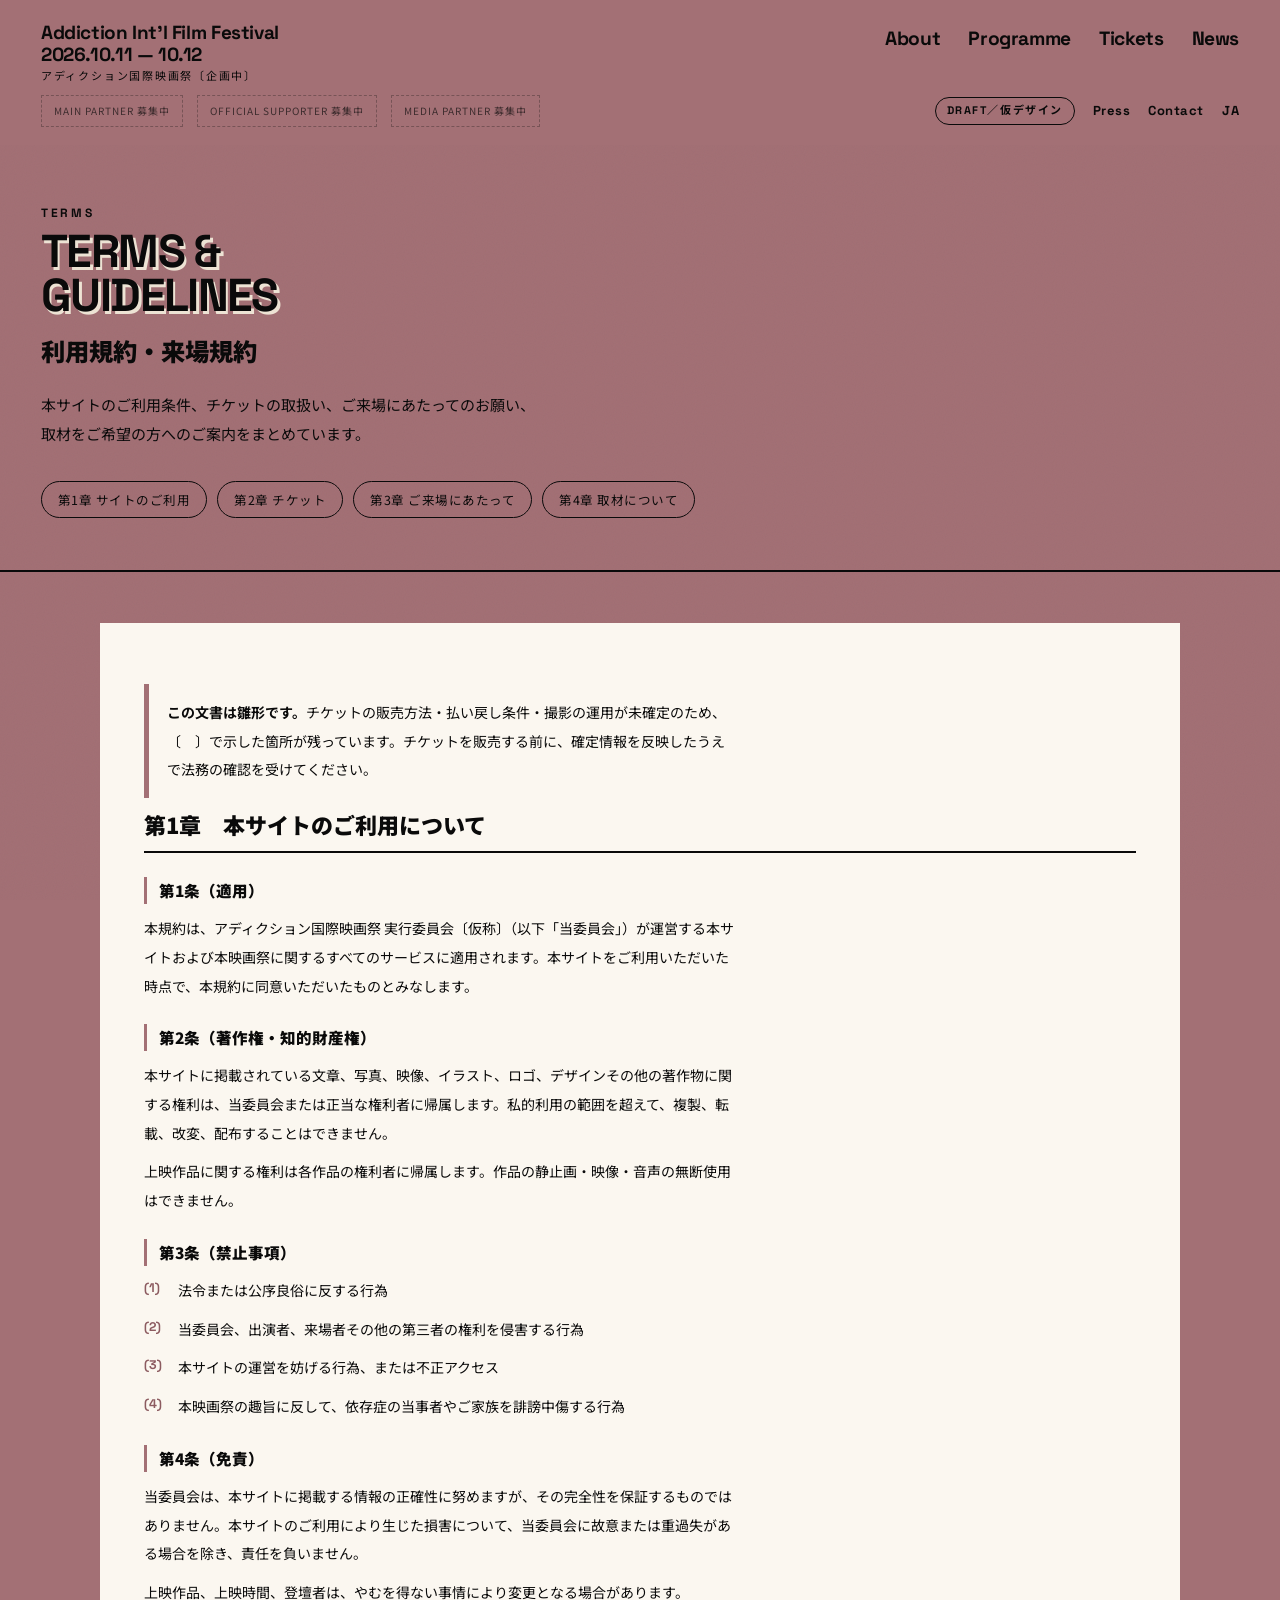
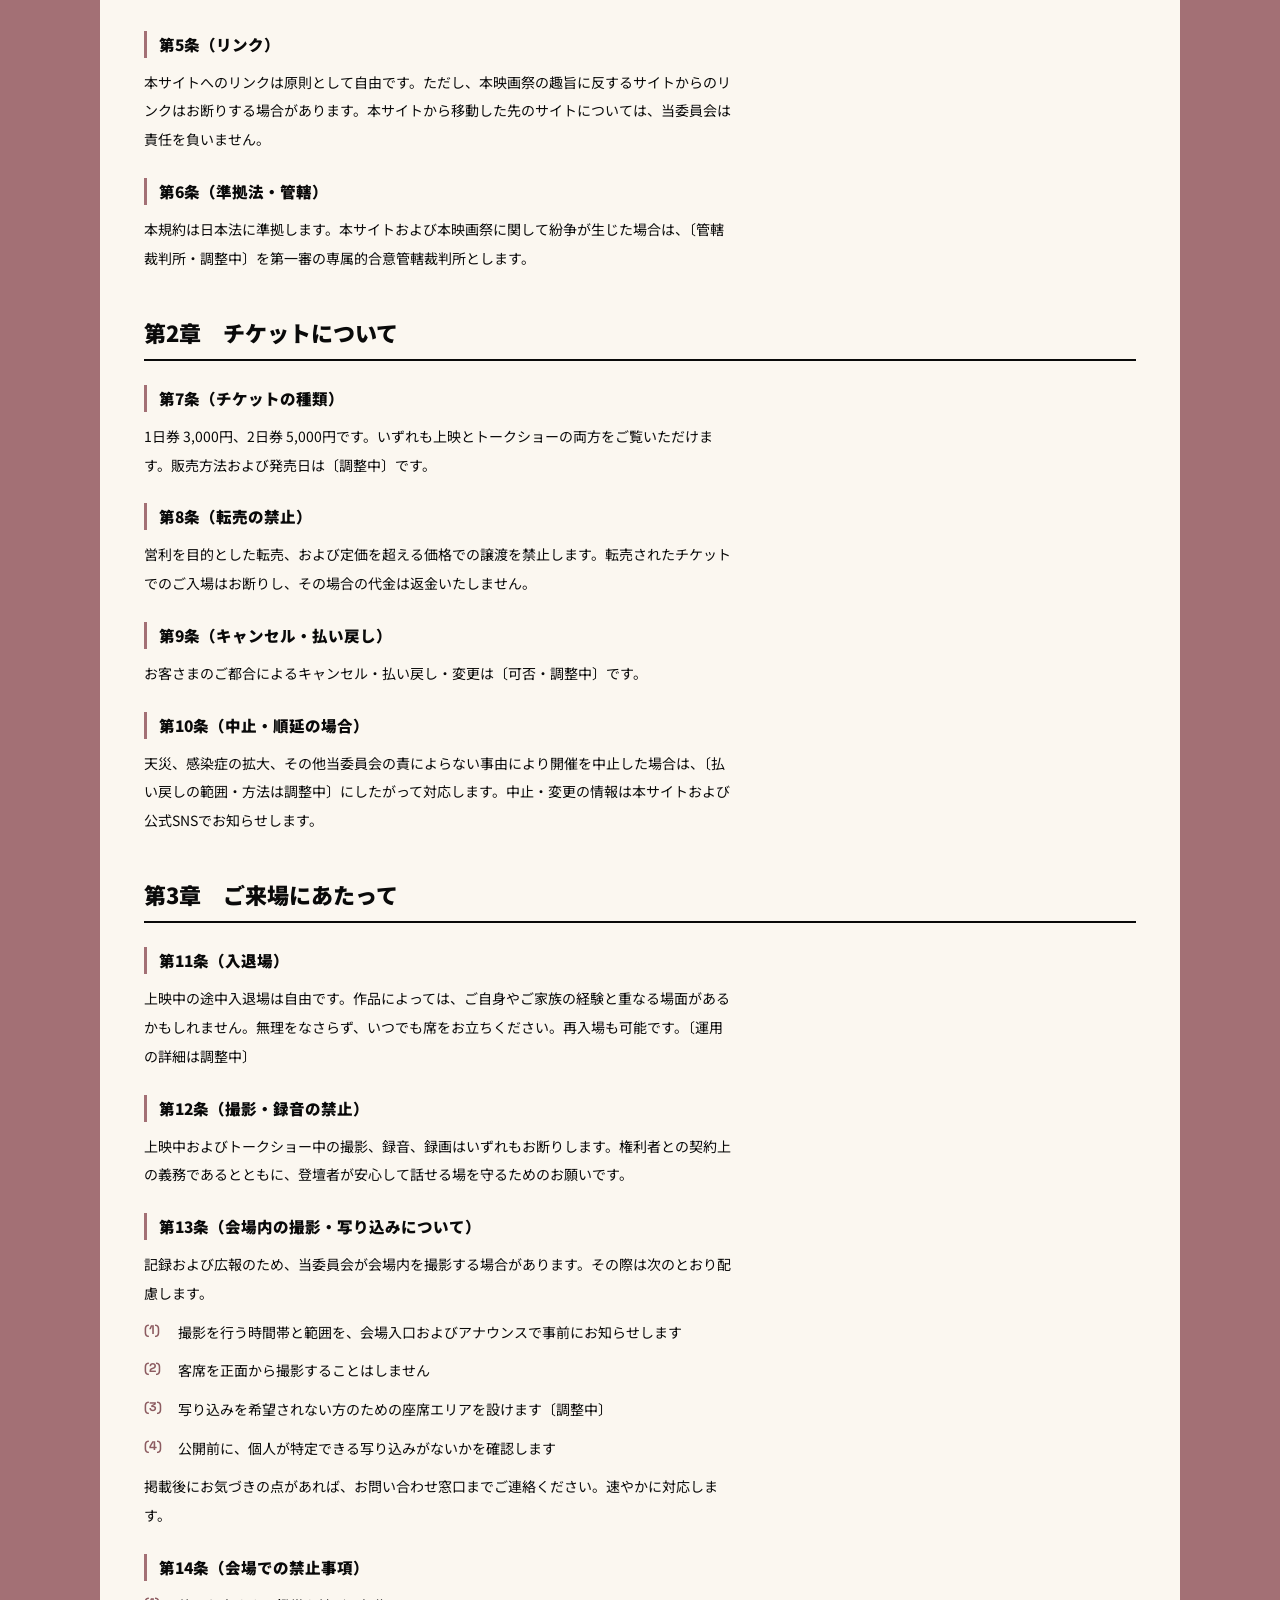
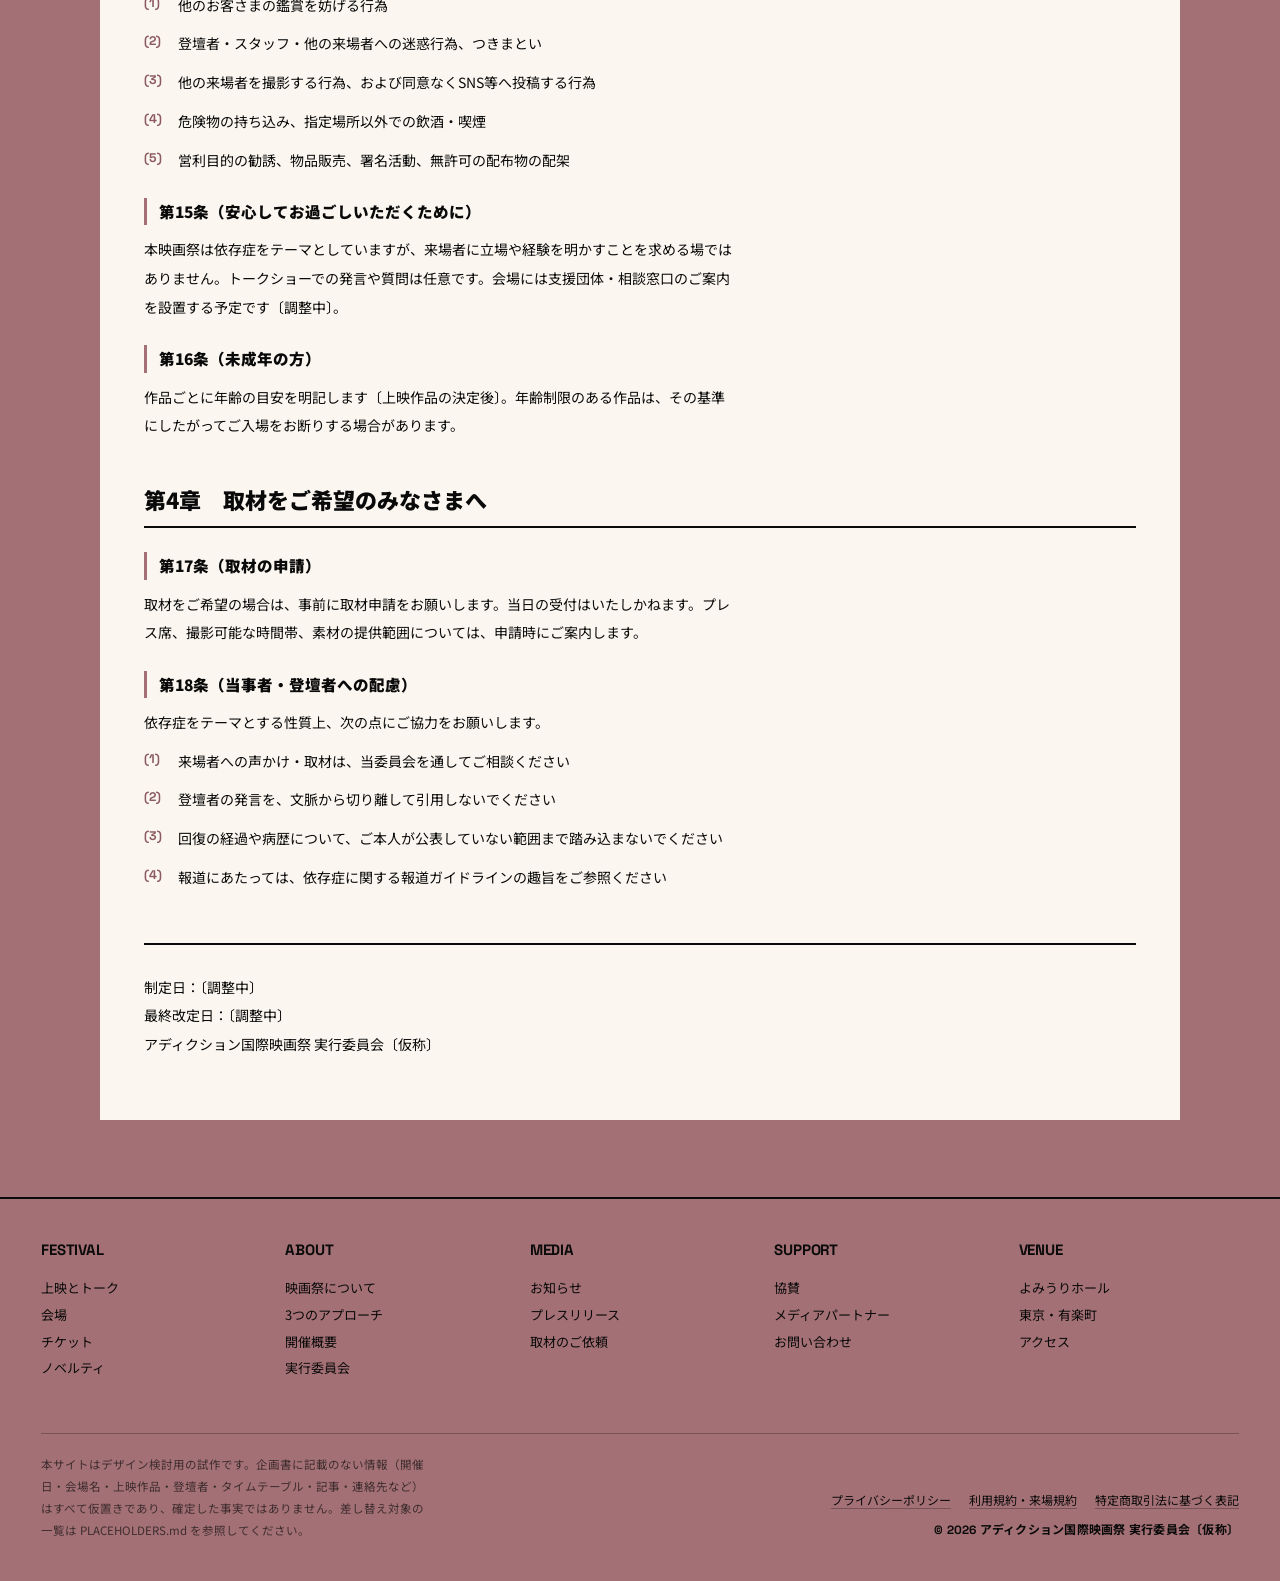
<file: terms.html>
<!DOCTYPE html>
<html lang="ja">
<head>
<meta charset="UTF-8">
<meta name="viewport" content="width=device-width, initial-scale=1">
<title>利用規約・来場規約｜アディクション国際映画祭</title>
<meta name="description" content="アディクション国際映画祭〔企画中〕のサイト利用規約、チケット規約、ご来場にあたってのお願い、取材のご案内。">
<meta name="robots" content="noindex, nofollow, noarchive">
<link rel="preconnect" href="https://fonts.googleapis.com">
<link rel="preconnect" href="https://fonts.gstatic.com" crossorigin>
<link href="https://fonts.googleapis.com/css2?family=Space+Grotesk:wght@500;700&family=Noto+Sans+JP:wght@400;700;900&display=swap" rel="stylesheet">
<link rel="stylesheet" href="styles.css">
</head>
<body>

<header class="header">
  <div class="wrap">
    <div class="header__top">
      <a class="brand" href="index.html">
        <span class="brand__en">Addiction Int'l Film Festival</span>
        <span class="brand__date">2026.10.11 — 10.12</span>
        <span class="brand__jp">アディクション国際映画祭〔企画中〕</span>
      </a>
      <nav class="gnav" id="gnav">
        <ul>
          <li><a href="about.html">About</a></li>
          <li><a href="programme.html">Programme</a></li>
          <li><a href="tickets.html">Tickets</a></li>
          <li><a href="news.html">News</a></li>
          <li class="gnav__extra"><a href="about.html#partner">パートナー募集</a></li>
          <li class="gnav__extra"><a href="about.html#contact">お問い合わせ</a></li>
        </ul>
      </nav>
      <button class="nav-toggle" type="button" aria-label="メニューを開く" aria-expanded="false" aria-controls="gnav">
        <span></span><span></span><span></span>
      </button>
    </div>
    <div class="header__bottom">
      <div class="partners-inline">
        <span>MAIN PARTNER 募集中</span>
        <span>OFFICIAL SUPPORTER 募集中</span>
        <span>MEDIA PARTNER 募集中</span>
      </div>
      <div class="utility">
        <span class="chip">DRAFT／仮デザイン</span>
        <a href="news.html">Press</a>
        <a href="about.html#contact">Contact</a>
        <a href="terms.html">JA</a>
      </div>
    </div>
  </div>
</header>

<section class="page-head">
  <div class="wrap">
    <span class="eyebrow">Terms</span>
    <h1 class="display display--sm">Terms &amp;<br>Guidelines</h1>
    <p class="page-head__jp">利用規約・来場規約</p>
    <p class="page-head__lead lead">本サイトのご利用条件、チケットの取扱い、ご来場にあたってのお願い、取材をご希望の方へのご案内をまとめています。</p>
    <div class="doc__tocs">
      <a href="#c1">第1章 サイトのご利用</a>
      <a href="#c2">第2章 チケット</a>
      <a href="#c3">第3章 ご来場にあたって</a>
      <a href="#c4">第4章 取材について</a>
    </div>
  </div>
</section>

<section class="doc">
  <div class="wrap">
    <div class="doc__sheet">

      <p class="doc__intro"><strong>この文書は雛形です。</strong>チケットの販売方法・払い戻し条件・撮影の運用が未確定のため、〔　〕で示した箇所が残っています。チケットを販売する前に、確定情報を反映したうえで法務の確認を受けてください。</p>

      <h2 id="c1">第1章　本サイトのご利用について</h2>

      <h3>第1条（適用）</h3>
      <p>本規約は、アディクション国際映画祭 実行委員会〔仮称〕（以下「当委員会」）が運営する本サイトおよび本映画祭に関するすべてのサービスに適用されます。本サイトをご利用いただいた時点で、本規約に同意いただいたものとみなします。</p>

      <h3>第2条（著作権・知的財産権）</h3>
      <p>本サイトに掲載されている文章、写真、映像、イラスト、ロゴ、デザインその他の著作物に関する権利は、当委員会または正当な権利者に帰属します。私的利用の範囲を超えて、複製、転載、改変、配布することはできません。</p>
      <p>上映作品に関する権利は各作品の権利者に帰属します。作品の静止画・映像・音声の無断使用はできません。</p>

      <h3>第3条（禁止事項）</h3>
      <ol>
        <li>法令または公序良俗に反する行為</li>
        <li>当委員会、出演者、来場者その他の第三者の権利を侵害する行為</li>
        <li>本サイトの運営を妨げる行為、または不正アクセス</li>
        <li>本映画祭の趣旨に反して、依存症の当事者やご家族を誹謗中傷する行為</li>
      </ol>

      <h3>第4条（免責）</h3>
      <p>当委員会は、本サイトに掲載する情報の正確性に努めますが、その完全性を保証するものではありません。本サイトのご利用により生じた損害について、当委員会に故意または重過失がある場合を除き、責任を負いません。</p>
      <p>上映作品、上映時間、登壇者は、やむを得ない事情により変更となる場合があります。</p>

      <h3>第5条（リンク）</h3>
      <p>本サイトへのリンクは原則として自由です。ただし、本映画祭の趣旨に反するサイトからのリンクはお断りする場合があります。本サイトから移動した先のサイトについては、当委員会は責任を負いません。</p>

      <h3>第6条（準拠法・管轄）</h3>
      <p>本規約は日本法に準拠します。本サイトおよび本映画祭に関して紛争が生じた場合は、〔管轄裁判所・調整中〕を第一審の専属的合意管轄裁判所とします。</p>

      <h2 id="c2">第2章　チケットについて</h2>

      <h3>第7条（チケットの種類）</h3>
      <p>1日券 3,000円、2日券 5,000円です。いずれも上映とトークショーの両方をご覧いただけます。販売方法および発売日は〔調整中〕です。</p>

      <h3>第8条（転売の禁止）</h3>
      <p>営利を目的とした転売、および定価を超える価格での譲渡を禁止します。転売されたチケットでのご入場はお断りし、その場合の代金は返金いたしません。</p>

      <h3>第9条（キャンセル・払い戻し）</h3>
      <p>お客さまのご都合によるキャンセル・払い戻し・変更は〔可否・調整中〕です。</p>

      <h3>第10条（中止・順延の場合）</h3>
      <p>天災、感染症の拡大、その他当委員会の責によらない事由により開催を中止した場合は、〔払い戻しの範囲・方法は調整中〕にしたがって対応します。中止・変更の情報は本サイトおよび公式SNSでお知らせします。</p>

      <h2 id="c3">第3章　ご来場にあたって</h2>

      <h3>第11条（入退場）</h3>
      <p>上映中の途中入退場は自由です。作品によっては、ご自身やご家族の経験と重なる場面があるかもしれません。無理をなさらず、いつでも席をお立ちください。再入場も可能です。〔運用の詳細は調整中〕</p>

      <h3>第12条（撮影・録音の禁止）</h3>
      <p>上映中およびトークショー中の撮影、録音、録画はいずれもお断りします。権利者との契約上の義務であるとともに、登壇者が安心して話せる場を守るためのお願いです。</p>

      <h3>第13条（会場内の撮影・写り込みについて）</h3>
      <p>記録および広報のため、当委員会が会場内を撮影する場合があります。その際は次のとおり配慮します。</p>
      <ol>
        <li>撮影を行う時間帯と範囲を、会場入口およびアナウンスで事前にお知らせします</li>
        <li>客席を正面から撮影することはしません</li>
        <li>写り込みを希望されない方のための座席エリアを設けます〔調整中〕</li>
        <li>公開前に、個人が特定できる写り込みがないかを確認します</li>
      </ol>
      <p>掲載後にお気づきの点があれば、お問い合わせ窓口までご連絡ください。速やかに対応します。</p>

      <h3>第14条（会場での禁止事項）</h3>
      <ol>
        <li>他のお客さまの鑑賞を妨げる行為</li>
        <li>登壇者・スタッフ・他の来場者への迷惑行為、つきまとい</li>
        <li>他の来場者を撮影する行為、および同意なくSNS等へ投稿する行為</li>
        <li>危険物の持ち込み、指定場所以外での飲酒・喫煙</li>
        <li>営利目的の勧誘、物品販売、署名活動、無許可の配布物の配架</li>
      </ol>

      <h3>第15条（安心してお過ごしいただくために）</h3>
      <p>本映画祭は依存症をテーマとしていますが、来場者に立場や経験を明かすことを求める場ではありません。トークショーでの発言や質問は任意です。会場には支援団体・相談窓口のご案内を設置する予定です〔調整中〕。</p>

      <h3>第16条（未成年の方）</h3>
      <p>作品ごとに年齢の目安を明記します〔上映作品の決定後〕。年齢制限のある作品は、その基準にしたがってご入場をお断りする場合があります。</p>

      <h2 id="c4">第4章　取材をご希望のみなさまへ</h2>

      <h3>第17条（取材の申請）</h3>
      <p>取材をご希望の場合は、事前に取材申請をお願いします。当日の受付はいたしかねます。プレス席、撮影可能な時間帯、素材の提供範囲については、申請時にご案内します。</p>

      <h3>第18条（当事者・登壇者への配慮）</h3>
      <p>依存症をテーマとする性質上、次の点にご協力をお願いします。</p>
      <ol>
        <li>来場者への声かけ・取材は、当委員会を通してご相談ください</li>
        <li>登壇者の発言を、文脈から切り離して引用しないでください</li>
        <li>回復の経過や病歴について、ご本人が公表していない範囲まで踏み込まないでください</li>
        <li>報道にあたっては、依存症に関する報道ガイドラインの趣旨をご参照ください</li>
      </ol>

      <div class="doc__meta">
        <p>制定日：〔調整中〕<br>最終改定日：〔調整中〕<br>アディクション国際映画祭 実行委員会〔仮称〕</p>
      </div>

    </div>
  </div>
</section>

<footer class="footer">
  <div class="wrap">
    <div class="footer__cols">
      <div><h3>Festival</h3><ul><li><a href="programme.html">上映とトーク</a></li><li><a href="programme.html#venue">会場</a></li><li><a href="tickets.html">チケット</a></li><li><a href="tickets.html#novelty">ノベルティ</a></li></ul></div>
      <div><h3>About</h3><ul><li><a href="about.html">映画祭について</a></li><li><a href="about.html#approach">3つのアプローチ</a></li><li><a href="about.html#outline">開催概要</a></li><li><a href="about.html#org">実行委員会</a></li></ul></div>
      <div><h3>Media</h3><ul><li><a href="news.html">お知らせ</a></li><li><a href="news.html">プレスリリース</a></li><li><a href="news.html#press">取材のご依頼</a></li></ul></div>
      <div><h3>Support</h3><ul><li><a href="about.html#partner">協賛</a></li><li><a href="about.html#partner">メディアパートナー</a></li><li><a href="about.html#contact">お問い合わせ</a></li></ul></div>
      <div><h3>Venue</h3><ul><li>よみうりホール</li><li>東京・有楽町</li><li><a href="programme.html#venue">アクセス</a></li></ul></div>
    </div>
    <div class="footer__bottom">
      <p class="footer__note">本サイトはデザイン検討用の試作です。企画書に記載のない情報（開催日・会場名・上映作品・登壇者・タイムテーブル・記事・連絡先など）はすべて仮置きであり、確定した事実ではありません。差し替え対象の一覧は PLACEHOLDERS.md を参照してください。</p>
      <div class="footer__legal">
        <ul>
          <li><a href="privacy.html">プライバシーポリシー</a></li>
          <li><a href="terms.html">利用規約・来場規約</a></li>
          <li><a href="legal.html">特定商取引法に基づく表記</a></li>
        </ul>
        <p class="footer__copy">© 2026 アディクション国際映画祭 実行委員会〔仮称〕</p>
      </div>
    </div>
  </div>
</footer>

<script src="script.js"></script>
</body>
</html>
</file>
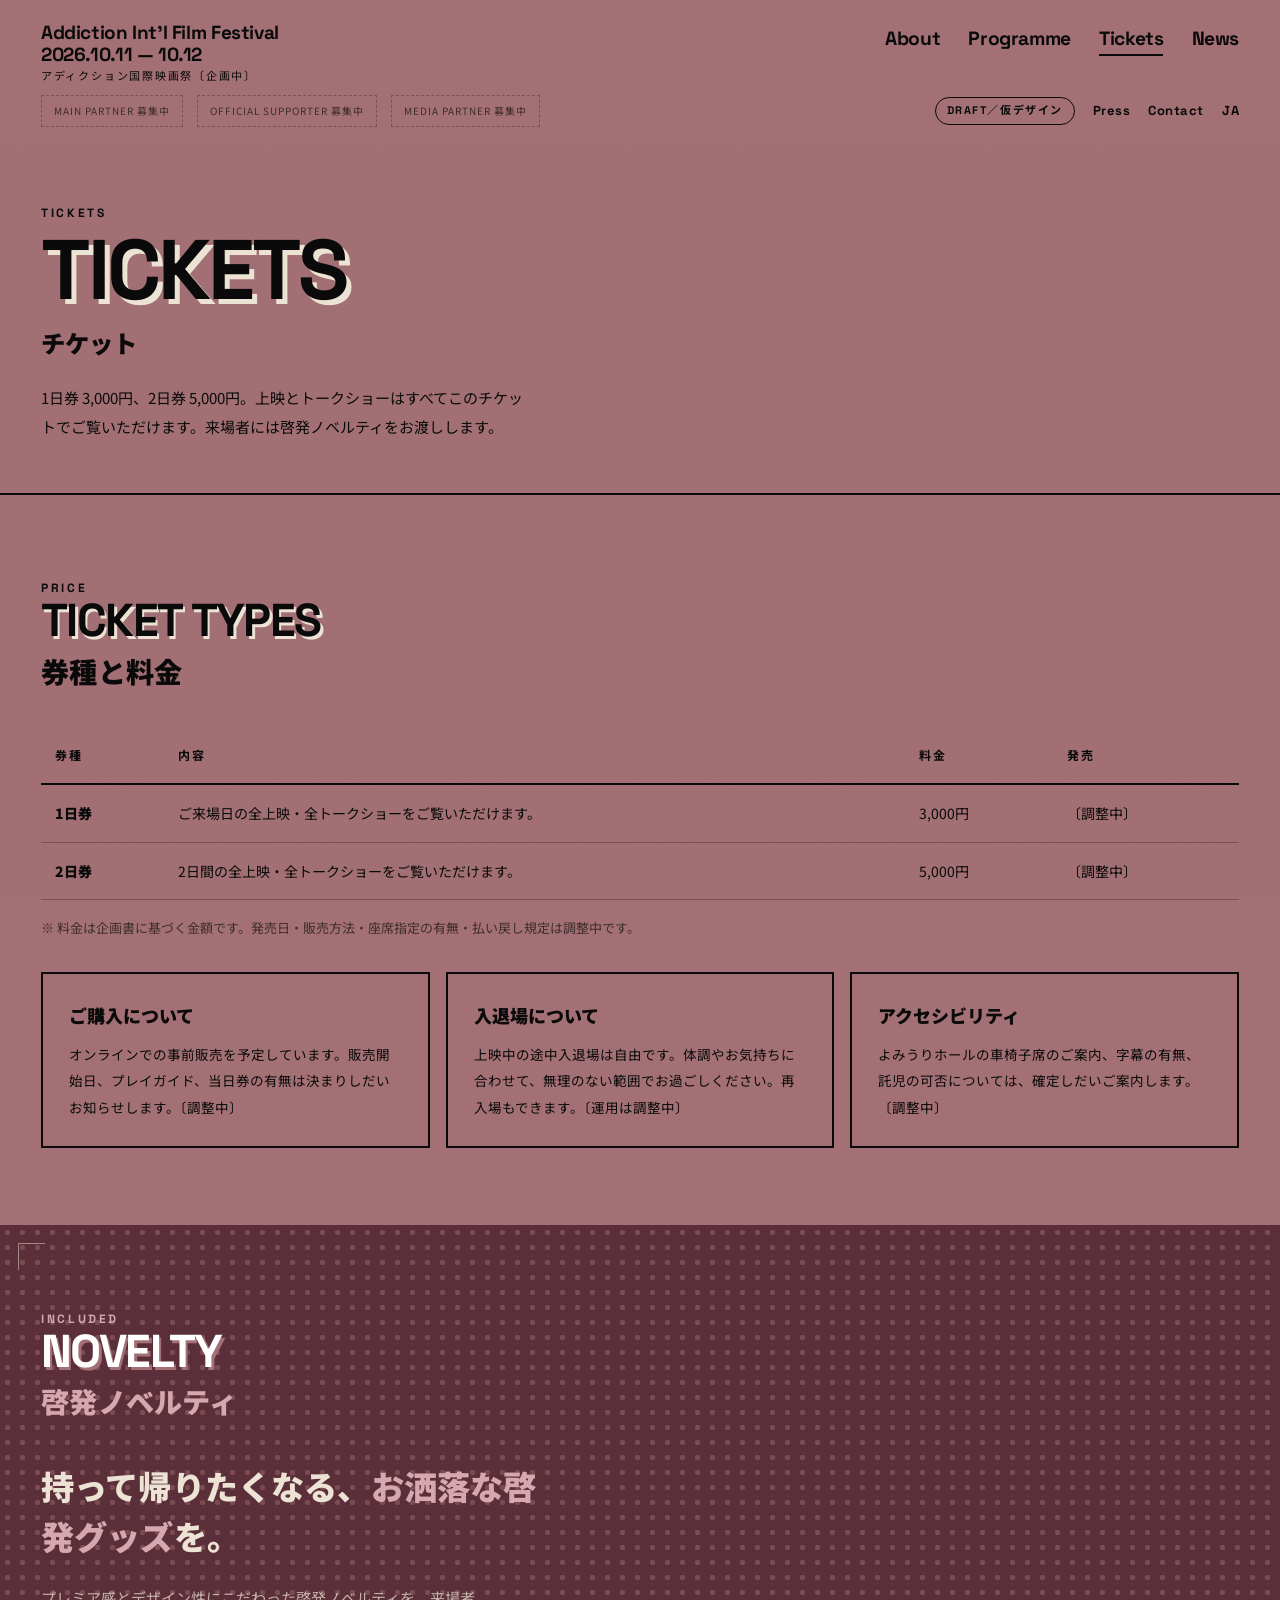
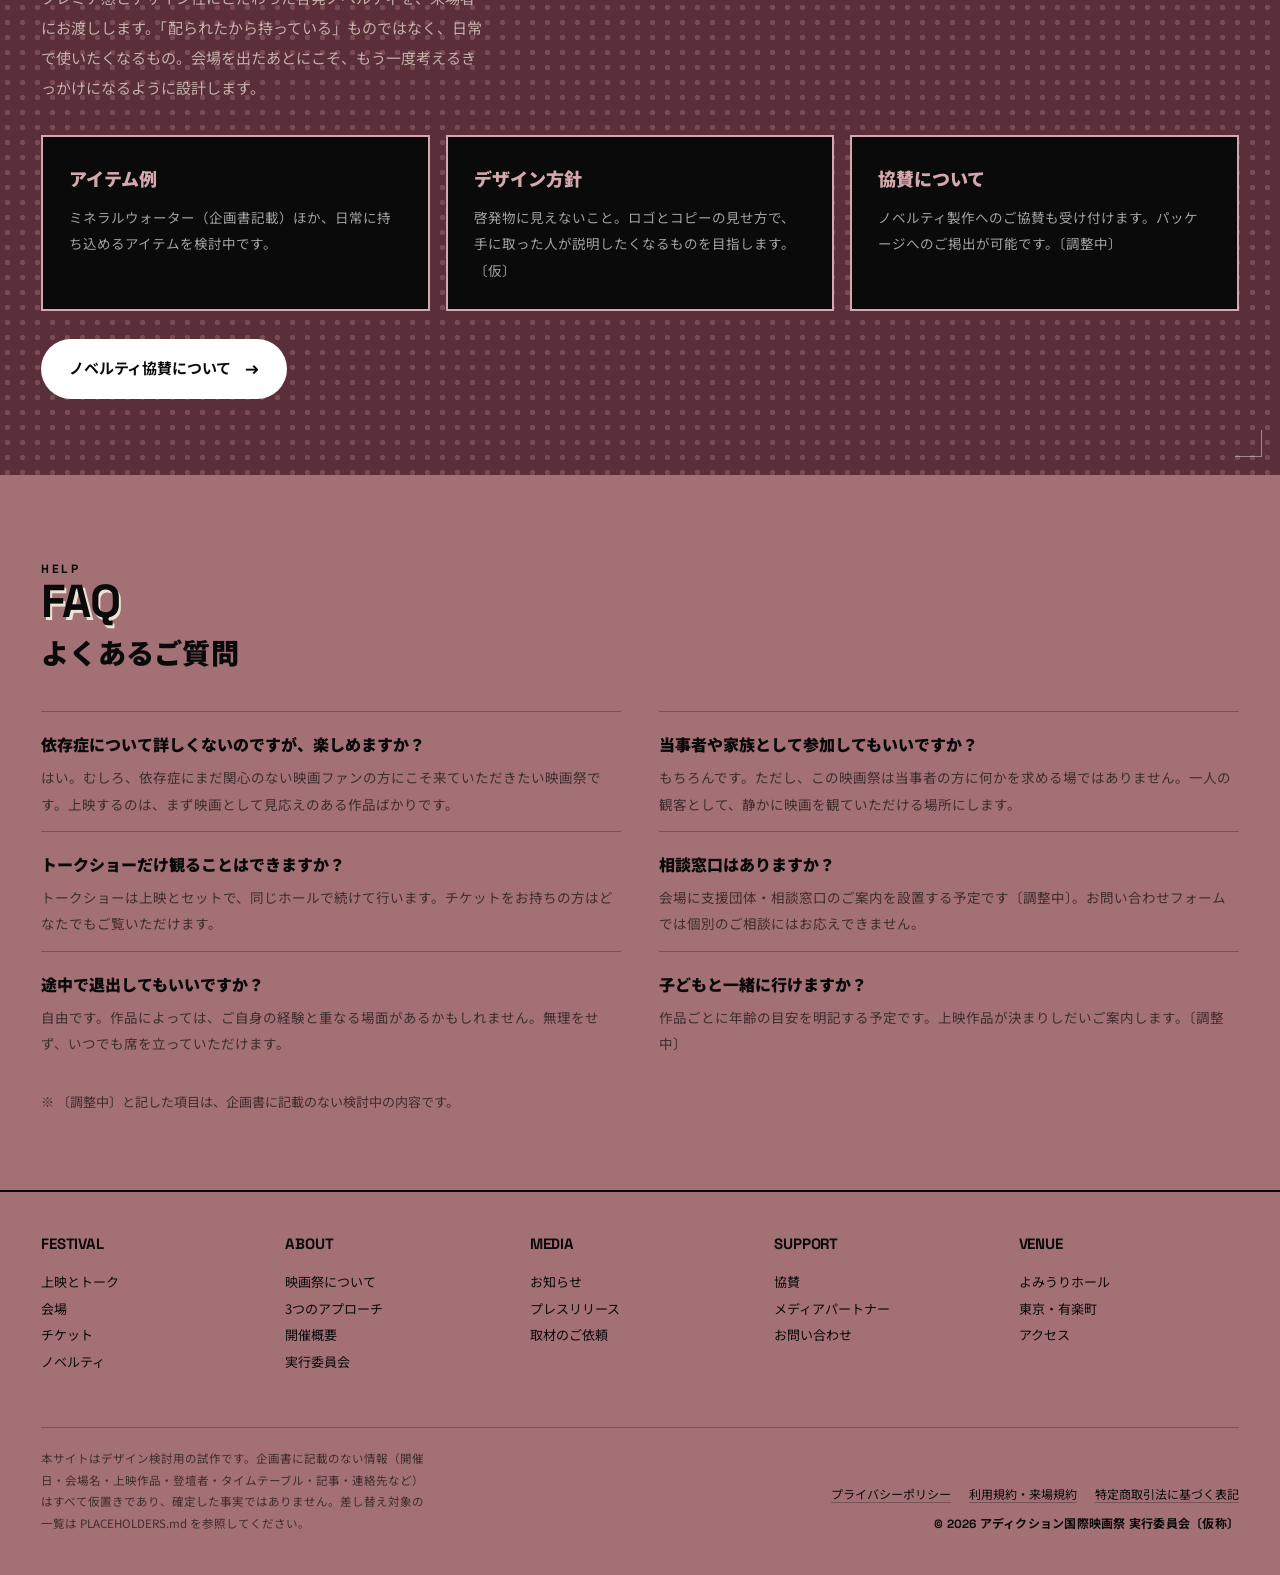
<file: tickets.html>
<!DOCTYPE html>
<html lang="ja">
<head>
<meta charset="UTF-8">
<meta name="viewport" content="width=device-width, initial-scale=1">
<title>Tickets｜アディクション国際映画祭</title>
<meta name="robots" content="noindex, nofollow, noarchive">
<meta name="description" content="アディクション国際映画祭〔企画中〕のチケット。1日券3,000円／2日券5,000円。来場者には啓発ノベルティを配布します。">
<link rel="preconnect" href="https://fonts.googleapis.com">
<link rel="preconnect" href="https://fonts.gstatic.com" crossorigin>
<link href="https://fonts.googleapis.com/css2?family=Space+Grotesk:wght@500;700&family=Noto+Sans+JP:wght@400;700;900&display=swap" rel="stylesheet">
<link rel="stylesheet" href="styles.css">
</head>
<body>

<header class="header">
  <div class="wrap">
    <div class="header__top">
      <a class="brand" href="index.html">
        <span class="brand__en">Addiction Int'l Film Festival</span>
        <span class="brand__date">2026.10.11 — 10.12</span>
        <span class="brand__jp">アディクション国際映画祭〔企画中〕</span>
      </a>
      <nav class="gnav" id="gnav">
        <ul>
          <li><a href="about.html">About</a></li>
          <li><a href="programme.html">Programme</a></li>
          <li><a href="tickets.html" aria-current="page">Tickets</a></li>
          <li><a href="news.html">News</a></li>
          <li class="gnav__extra"><a href="about.html#partner">パートナー募集</a></li>
          <li class="gnav__extra"><a href="about.html#contact">お問い合わせ</a></li>
        </ul>
      </nav>
      <button class="nav-toggle" type="button" aria-label="メニューを開く" aria-expanded="false" aria-controls="gnav">
        <span></span><span></span><span></span>
      </button>
    </div>
    <div class="header__bottom">
      <div class="partners-inline">
        <span>MAIN PARTNER 募集中</span>
        <span>OFFICIAL SUPPORTER 募集中</span>
        <span>MEDIA PARTNER 募集中</span>
      </div>
      <div class="utility">
        <span class="chip">DRAFT／仮デザイン</span>
        <a href="news.html">Press</a>
        <a href="about.html#contact">Contact</a>
        <a href="tickets.html">JA</a>
      </div>
    </div>
  </div>
</header>

<section class="page-head">
  <div class="wrap">
    <span class="eyebrow">Tickets</span>
    <h1 class="display">Tickets</h1>
    <p class="page-head__jp">チケット</p>
    <p class="page-head__lead lead">1日券 3,000円、2日券 5,000円。上映とトークショーはすべてこのチケットでご覧いただけます。来場者には啓発ノベルティをお渡しします。</p>
  </div>
</section>

<!-- 券種 -->
<section class="section">
  <div class="wrap">
    <div class="section__head">
      <div>
        <span class="eyebrow">Price</span>
        <h2 class="display display--sm">Ticket Types</h2>
        <p class="jp-head">券種と料金</p>
      </div>
    </div>
    <table class="table">
      <thead>
        <tr><th>券種</th><th>内容</th><th>料金</th><th>発売</th></tr>
      </thead>
      <tbody>
        <tr><td><strong>1日券</strong></td><td>ご来場日の全上映・全トークショーをご覧いただけます。</td><td>3,000円</td><td>〔調整中〕</td></tr>
        <tr><td><strong>2日券</strong></td><td>2日間の全上映・全トークショーをご覧いただけます。</td><td>5,000円</td><td>〔調整中〕</td></tr>
      </tbody>
    </table>
    <p class="small muted" style="margin-top:16px">※ 料金は企画書に基づく金額です。発売日・販売方法・座席指定の有無・払い戻し規定は調整中です。</p>

    <div class="cols-3" style="margin-top:32px">
      <div class="box rise">
        <h3>ご購入について</h3>
        <p>オンラインでの事前販売を予定しています。販売開始日、プレイガイド、当日券の有無は決まりしだいお知らせします。〔調整中〕</p>
      </div>
      <div class="box rise" style="--d:.08s">
        <h3>入退場について</h3>
        <p>上映中の途中入退場は自由です。体調やお気持ちに合わせて、無理のない範囲でお過ごしください。再入場もできます。〔運用は調整中〕</p>
      </div>
      <div class="box rise" style="--d:.16s">
        <h3>アクセシビリティ</h3>
        <p>よみうりホールの車椅子席のご案内、字幕の有無、託児の可否については、確定しだいご案内します。〔調整中〕</p>
      </div>
    </div>
  </div>
</section>

<!-- ノベルティ -->
<section class="panel panel--wine" id="novelty">
  <div class="panel__dots panel__dots--red" aria-hidden="true"></div>
  <div class="wrap">
    <div class="section__head">
      <div>
        <span class="eyebrow" style="color:var(--red)">Included</span>
        <h2 class="display display--sm" style="color:var(--white)">Novelty</h2>
        <p class="jp-head" style="color:var(--red)">啓発ノベルティ</p>
      </div>
    </div>

    <p class="panel__lead" style="max-width:26ch">持って帰りたくなる、<em>お洒落な啓発グッズ</em>を。</p>
    <p class="panel__body">プレミア感とデザイン性にこだわった啓発ノベルティを、来場者にお渡しします。「配られたから持っている」ものではなく、日常で使いたくなるもの。会場を出たあとにこそ、もう一度考えるきっかけになるように設計します。</p>

    <div class="cols-3" style="margin-top:32px">
      <div class="box box--dark rise" style="border-color:var(--red)">
        <h3 style="color:var(--red)">アイテム例</h3>
        <p>ミネラルウォーター（企画書記載）ほか、日常に持ち込めるアイテムを検討中です。</p>
      </div>
      <div class="box box--dark rise" style="--d:.08s;border-color:var(--red)">
        <h3 style="color:var(--red)">デザイン方針</h3>
        <p>啓発物に見えないこと。ロゴとコピーの見せ方で、手に取った人が説明したくなるものを目指します。〔仮〕</p>
      </div>
      <div class="box box--dark rise" style="--d:.16s;border-color:var(--red)">
        <h3 style="color:var(--red)">協賛について</h3>
        <p>ノベルティ製作へのご協賛も受け付けます。パッケージへのご掲出が可能です。〔調整中〕</p>
      </div>
    </div>

    <div style="margin-top:28px">
      <a class="btn btn--light" href="about.html#partner">ノベルティ協賛について</a>
    </div>
  </div>
</section>

<!-- FAQ -->
<section class="section">
  <div class="wrap">
    <div class="section__head">
      <div>
        <span class="eyebrow">Help</span>
        <h2 class="display display--sm">FAQ</h2>
        <p class="jp-head">よくあるご質問</p>
      </div>
    </div>
    <dl class="faq cols-2">
      <div>
        <dt>依存症について詳しくないのですが、楽しめますか？</dt>
        <dd>はい。むしろ、依存症にまだ関心のない映画ファンの方にこそ来ていただきたい映画祭です。上映するのは、まず映画として見応えのある作品ばかりです。</dd>
        <dt>トークショーだけ観ることはできますか？</dt>
        <dd>トークショーは上映とセットで、同じホールで続けて行います。チケットをお持ちの方はどなたでもご覧いただけます。</dd>
        <dt>途中で退出してもいいですか？</dt>
        <dd>自由です。作品によっては、ご自身の経験と重なる場面があるかもしれません。無理をせず、いつでも席を立っていただけます。</dd>
      </div>
      <div>
        <dt>当事者や家族として参加してもいいですか？</dt>
        <dd>もちろんです。ただし、この映画祭は当事者の方に何かを求める場ではありません。一人の観客として、静かに映画を観ていただける場所にします。</dd>
        <dt>相談窓口はありますか？</dt>
        <dd>会場に支援団体・相談窓口のご案内を設置する予定です〔調整中〕。お問い合わせフォームでは個別のご相談にはお応えできません。</dd>
        <dt>子どもと一緒に行けますか？</dt>
        <dd>作品ごとに年齢の目安を明記する予定です。上映作品が決まりしだいご案内します。〔調整中〕</dd>
      </div>
    </dl>
    <p class="small muted" style="margin-top:20px">※ 〔調整中〕と記した項目は、企画書に記載のない検討中の内容です。</p>
  </div>
</section>

<footer class="footer">
  <div class="wrap">
    <div class="footer__cols">
      <div><h3>Festival</h3><ul><li><a href="programme.html">上映とトーク</a></li><li><a href="programme.html#venue">会場</a></li><li><a href="tickets.html">チケット</a></li><li><a href="#novelty">ノベルティ</a></li></ul></div>
      <div><h3>About</h3><ul><li><a href="about.html">映画祭について</a></li><li><a href="about.html#approach">3つのアプローチ</a></li><li><a href="about.html#outline">開催概要</a></li><li><a href="about.html#org">実行委員会</a></li></ul></div>
      <div><h3>Media</h3><ul><li><a href="news.html">お知らせ</a></li><li><a href="news.html">プレスリリース</a></li><li><a href="news.html#press">取材のご依頼</a></li></ul></div>
      <div><h3>Support</h3><ul><li><a href="about.html#partner">協賛</a></li><li><a href="about.html#partner">メディアパートナー</a></li><li><a href="about.html#contact">お問い合わせ</a></li></ul></div>
      <div><h3>Venue</h3><ul><li>よみうりホール</li><li>東京・有楽町</li><li><a href="programme.html#venue">アクセス</a></li></ul></div>
    </div>
    <div class="footer__bottom">
      <p class="footer__note">本サイトはデザイン検討用の試作です。企画書に記載のない情報（開催日・会場名・上映作品・登壇者・タイムテーブル・記事・連絡先など）はすべて仮置きであり、確定した事実ではありません。差し替え対象の一覧は PLACEHOLDERS.md を参照してください。</p>
      <div class="footer__legal">
        <ul>
          <li><a href="privacy.html">プライバシーポリシー</a></li>
          <li><a href="terms.html">利用規約・来場規約</a></li>
          <li><a href="legal.html">特定商取引法に基づく表記</a></li>
        </ul>
        <p class="footer__copy">© 2026 アディクション国際映画祭 実行委員会〔仮称〕</p>
      </div>
    </div>
  </div>
</footer>

<script src="script.js"></script>
</body>
</html>
</file>
<file: styles.css>
@charset "UTF-8";

/* ============================================================
   ADDICTION FILM FESTIVAL（仮称）— 立ち上げサイト デザインシステム
   様式は locarnofestival.ch を範とする：
     ・ブランドカラー1色で全面を塗り、白地をつくらない
     ・書体は1ファミリーに絞り、行間1.0・負のトラッキングで塊として組む
     ・装飾・角丸ゼロ。階層は色の反転とスケールだけでつくる
     ・CTAは必ず「テキスト＋→」
   写真素材ゼロのため、色面・巨大タイポ・ハーフトーン/同心円の図形で構成する。
   テーマカラーは #a37075（くすんだローズ）。白文字を載せる面と明るい紙面上の小文字だけ
   コントラスト確保のため沈み色 #8C5B60 を使う。
   ============================================================ */

:root{
  --red:#a37075;        /* 地色（全面）＝1版目のインキ */
  --red-dp:#8C5B60;     /* 沈み（白文字を載せる面・明るい紙面上の小文字・ホバー） */
  --wine:#5B2F3A;       /* 2版目：深い葡萄。黒と地色のあいだの階調を埋める */
  --bone:#EDE3D4;       /* 3版目：生成り。澱みの中に明るい段をつくる */
  --reg:var(--bone);    /* 版ズレのインキ。面ごとに切り替える（下の .panel を参照） */
  --ink:#0A0A0A;        /* 文字・黒箱 */
  --panel:#111111;      /* パネル地 */
  --white:#FFFFFF;
  --mute:rgba(255,255,255,.62);
  --mute-ink:rgba(10,10,10,.66);
  --rule:rgba(10,10,10,.28);
  --rule-w:rgba(255,255,255,.24);

  --wrap:1440px;
  --gut:clamp(20px,3.2vw,48px);

  --font-en:"Space Grotesk","Noto Sans JP",Helvetica,sans-serif;
  --font-jp:"Noto Sans JP","Hiragino Sans",Meiryo,sans-serif;

  /* 黒地に落とすハーフトーン（Locarnoのヒョウ柄ドットに相当する図形言語） */
  --halftone:radial-gradient(circle at center, rgba(237,227,212,.30) 26%, transparent 27%);
  --halftone-red:radial-gradient(circle at center, rgba(163,112,117,.85) 26%, transparent 27%);
  --halftone-ink:radial-gradient(circle at center, rgba(10,10,10,.30) 26%, transparent 27%);
}

*{box-sizing:border-box;}
html{scroll-behavior:smooth;}
html,body{overflow-x:clip;}
/* 紙の地合い。フラットな面が「泥」に見えるのを防ぐ、ごく薄い粒状のノイズ */
body::before{
  content:"";position:fixed;inset:0;z-index:0;pointer-events:none;
  background-image:url("data:image/svg+xml,%3Csvg xmlns='http://www.w3.org/2000/svg' width='180' height='180'%3E%3Cfilter id='n'%3E%3CfeTurbulence type='fractalNoise' baseFrequency='.9' numOctaves='4'/%3E%3C/filter%3E%3Crect width='180' height='180' filter='url(%23n)' opacity='.42'/%3E%3C/svg%3E");
  mix-blend-mode:multiply;opacity:.16;
}
body > *{position:relative;z-index:1;}
body{
  margin:0;background:var(--red);color:var(--ink);
  font-family:var(--font-jp);font-size:16px;line-height:1.75;
  -webkit-font-smoothing:antialiased;
}
img{max-width:100%;display:block;}
a{color:inherit;text-decoration:none;}
ul,ol{list-style:none;margin:0;padding:0;}
dl,dd{margin:0;}
h1,h2,h3,h4,p,figure{margin:0;}
button{font:inherit;color:inherit;background:none;border:0;cursor:pointer;}

.wrap{max-width:var(--wrap);margin:0 auto;padding:0 var(--gut);}

/* ---------- タイポグラフィ ---------- */
.en{font-family:var(--font-en);font-weight:700;letter-spacing:-.03em;line-height:1;}
.display{
  font-family:var(--font-en);font-weight:700;
  font-size:clamp(40px,6.6vw,104px);line-height:.95;letter-spacing:-.035em;
  text-transform:uppercase;
  /* 版ズレ（シルクスクリーンの見当ズレ）。ぼかしのない硬いオフセットで刷り物の質感を出す。
     インキは --reg。明るい地色の上では bone、暗い面ではローズ（下の .panel で切替） */
  text-shadow:.055em .055em 0 var(--reg);
}
.display--white{text-shadow:.055em .055em 0 var(--reg);}
/* 見出し自体をローズで組む場合は、版ズレを bone に戻す（同色だとズレが消える） */
.display--rose{--reg:var(--bone);}
.display--flat{text-shadow:none;}
.display--sm{font-size:clamp(30px,3.6vw,56px);}
.display--xl{font-size:clamp(50px,10vw,156px);}
.jp-head{
  font-family:var(--font-jp);font-weight:900;
  font-size:clamp(19px,2.2vw,32px);line-height:1.45;letter-spacing:.01em;
}
.eyebrow{
  font-family:var(--font-en);font-weight:700;font-size:12px;
  letter-spacing:.22em;text-transform:uppercase;
}
.lead{font-size:clamp(15px,1.15vw,18px);line-height:1.95;}
.small{font-size:13px;line-height:1.8;}
.muted{color:var(--mute-ink);}
.on-dark .muted,.panel .muted{color:var(--mute);}

/* ---------- ボタン / 矢印CTA ---------- */
.btn{
  display:inline-flex;align-items:center;gap:14px;
  padding:15px 28px;border-radius:999px;
  background:var(--ink);color:var(--white);
  font-family:var(--font-en);font-weight:700;font-size:15px;letter-spacing:-.01em;
  transition:background .25s ease,color .25s ease,transform .25s ease;
}
.btn::after{content:"→";font-size:17px;transition:transform .25s ease;}
.btn:hover{background:var(--white);color:var(--ink);}
.btn:hover::after{transform:translateX(5px);}
.btn--light{background:var(--white);color:var(--ink);}
.btn--light:hover{background:var(--ink);color:var(--white);}
.btn--red{background:var(--red-dp);color:var(--white);}

.arrow{
  display:inline-flex;align-items:center;gap:10px;
  font-family:var(--font-en);font-weight:700;font-size:13px;letter-spacing:.14em;text-transform:uppercase;
}
.arrow::after{content:"→";font-size:16px;transition:transform .25s ease;}
.arrow:hover::after{transform:translateX(6px);}

/* ---------- ヘッダー（2段構成） ---------- */
.header{position:relative;z-index:40;background:var(--red);}
.header__top{display:flex;align-items:flex-start;justify-content:space-between;gap:24px;padding-top:22px;}
.brand{display:block;line-height:1.15;}
.brand__en{font-family:var(--font-en);font-weight:700;font-size:19px;letter-spacing:-.02em;display:block;}
.brand__date{font-family:var(--font-en);font-weight:700;font-size:19px;letter-spacing:-.02em;display:block;}
.brand__jp{font-size:11px;letter-spacing:.16em;display:block;margin-top:3px;}

.gnav ul{display:flex;gap:clamp(16px,2.2vw,34px);align-items:center;}
.gnav a{
  font-family:var(--font-en);font-weight:700;font-size:clamp(16px,1.5vw,21px);letter-spacing:-.02em;
  padding-bottom:3px;border-bottom:2px solid transparent;
}
.gnav a:hover,.gnav a[aria-current="page"]{border-bottom-color:var(--ink);}

.header__bottom{
  display:flex;align-items:center;justify-content:space-between;gap:20px;
  padding:14px 0 18px;
}
.utility{display:flex;align-items:center;gap:18px;font-family:var(--font-en);font-weight:700;font-size:13px;letter-spacing:.04em;}
.utility a:hover{text-decoration:underline;}
.chip{
  border:1.5px solid var(--ink);border-radius:999px;padding:3px 11px;
  font-size:11px;letter-spacing:.14em;
}
.partners-inline{display:flex;align-items:center;gap:14px;flex-wrap:wrap;}
.partners-inline span{
  font-size:10px;letter-spacing:.1em;border:1px dashed var(--rule);
  padding:6px 12px;color:var(--mute-ink);
}

.nav-toggle{display:none;}

/* ---------- ヒーロー（画像スライドショー＋タイポ） ----------
   .hero__slide の <img> を差し替えるだけで写真に切り替わる。
   写真を入れたら .hero__slides に is-duotone を付けると朱赤のデュオトーンに揃う。 */
.hero{
  position:relative;overflow:hidden;background:var(--ink);color:var(--white);
  display:flex;align-items:center;
  min-height:clamp(520px,72vh,760px);
  padding:clamp(28px,4vw,56px) 0 clamp(32px,4vw,60px);
}
.hero__slides{position:absolute;inset:0;}
.hero__slide{position:absolute;inset:0;opacity:0;transition:opacity 1.1s ease;}
.hero__slide.is-active{opacity:1;}
.hero__slide img{width:100%;height:100%;object-fit:cover;}
.hero__slide.is-active img{animation:heroZoom 9s ease-out both;}
@keyframes heroZoom{from{transform:scale(1.015);}to{transform:scale(1.085);}}
/* 写真を入れたときに世界観を揃えるデュオトーン（任意） */
.hero__slides.is-duotone .hero__slide img{filter:grayscale(1) contrast(1.06) brightness(.92);}
.hero__slides.is-duotone .hero__slide::after{
  content:"";position:absolute;inset:0;background:var(--red);mix-blend-mode:multiply;opacity:.6;
}
/* 文字の可読性を担保するスクリム（どんな画像が入っても白文字が読める） */
.hero__veil{
  position:absolute;inset:0;pointer-events:none;
  background:
    linear-gradient(90deg, rgba(10,10,10,.88) 0%, rgba(10,10,10,.66) 40%, rgba(10,10,10,.16) 76%, rgba(10,10,10,0) 100%),
    linear-gradient(0deg, rgba(10,10,10,.5) 0%, rgba(10,10,10,0) 46%);
}
.hero__dots{
  position:absolute;inset:-10% -5% auto -5%;height:120%;
  background-image:var(--halftone);
  /* 写真の上では網が強いと絵が読みづらくなるため、地の面より弱く・粗くする */
  background-size:34px 34px;opacity:.15;pointer-events:none;
  animation:driftDots 26s linear infinite;
}
@keyframes driftDots{from{transform:translate3d(0,0,0);}to{transform:translate3d(26px,26px,0);}}
.hero__inner{position:relative;z-index:2;width:100%;}
.hero__edition{display:flex;align-items:baseline;gap:16px;flex-wrap:wrap;margin-bottom:10px;}
.hero__title{margin:0 0 6px;text-shadow:.05em .05em 0 var(--red-dp);}
.hero__title span{display:block;}
.hero__jp{font-weight:900;font-size:clamp(17px,2vw,26px);letter-spacing:.02em;margin-top:14px;}
.hero__meta{
  display:flex;flex-wrap:wrap;gap:0 40px;margin-top:clamp(18px,2.4vw,30px);
  border-top:2px solid rgba(255,255,255,.5);padding-top:16px;max-width:900px;
}
/* スライド切替インジケーター */
.hero__nav{display:flex;gap:10px;margin-top:clamp(18px,2.2vw,28px);}
.hero__dot{
  width:46px;height:3px;padding:0;border:0;background:rgba(255,255,255,.34);
  cursor:pointer;transition:background .3s ease,width .3s ease;
}
.hero__dot:hover{background:rgba(255,255,255,.7);}
.hero__dot.is-active{background:var(--white);width:70px;}
.hero__meta div{padding:6px 0;}
.hero__meta dt{font-family:var(--font-en);font-weight:700;font-size:11px;letter-spacing:.2em;text-transform:uppercase;}
.hero__meta dd{font-weight:700;font-size:clamp(15px,1.4vw,19px);margin-top:2px;}
.hero__actions{display:flex;gap:14px;flex-wrap:wrap;margin-top:clamp(20px,2.4vw,30px);}
/* 暗いキービジュアル上では黒ピルが沈むため、主ボタンは朱赤にする */
.hero .btn{background:var(--red-dp);color:var(--white);}
.hero .btn:hover{background:var(--white);color:var(--ink);}
.hero .btn--light{background:var(--white);color:var(--ink);}
.hero .btn--light:hover{background:var(--red-dp);color:var(--white);}

/* ---------- クイックリンク（黒箱3枚） ---------- */
.quick{padding:clamp(32px,4vw,56px) 0 clamp(40px,5vw,72px);}
.quick__grid{display:grid;grid-template-columns:repeat(3,1fr);gap:16px;}
.qcard{
  position:relative;overflow:hidden;
  display:flex;align-items:center;justify-content:space-between;gap:18px;
  background:var(--ink);color:var(--white);padding:26px 28px;min-height:132px;
  transition:transform .3s ease,background .3s ease;
}
.qcard::after{
  content:"";position:absolute;right:-30px;bottom:-30px;width:180px;height:180px;
  background-image:var(--halftone-red);background-size:14px 14px;opacity:.5;pointer-events:none;
}
.qcard:hover{transform:translateY(-4px);background:#000;}
.qcard__t{display:block;font-family:var(--font-en);font-weight:700;font-size:19px;letter-spacing:-.01em;text-transform:uppercase;}
.qcard__jp{display:block;font-weight:700;font-size:15px;margin-top:4px;}
.qcard__d{display:block;font-size:12.5px;color:var(--mute);margin-top:6px;line-height:1.7;}
.qcard__arrow{font-size:22px;flex:none;transition:transform .3s ease;}
.qcard:hover .qcard__arrow{transform:translateX(6px);}

/* ---------- 黒パネル（ステートメント帯） ---------- */
.panel{
  position:relative;background:var(--panel);color:var(--white);overflow:hidden;
  padding:clamp(48px,6vw,96px) 0;
  /* 暗い面の見出しは白なので、版ズレを bone のままにすると同系色で読みづらい。
     ローズに振ると、白い字面（4.09:1）とも地（黒4.61:1／wine2.68:1）とも分離する */
  --reg:#A37075;
}
/* 2版目のインキで刷った帯。黒→wine→rose→bone と階調が段になる */
.panel--wine{
  background:var(--wine);
  /* この帯の中だけインキを1段明るくする。HTML側の style="color:var(--red)" も
     この再定義を参照するため、直書きを書き換えずにコントラストを確保できる */
  --red:#D4A8AE;
}
.panel--wine .panel__lead{color:var(--bone);}
.panel--wine .panel__lead em{color:var(--red);}
.panel--wine .panel__body,.panel--wine .muted{color:rgba(237,227,212,.72);}
.panel--wine .table--dark th,.panel--wine .table--dark td{border-color:rgba(237,227,212,.28);}
/* トンボ（トリムマーク）。刷版らしさを出す装飾 */
.panel::before,.panel::after{
  content:"";position:absolute;width:26px;height:26px;pointer-events:none;opacity:.5;
}
.panel::before{left:18px;top:18px;border-left:1px solid var(--bone);border-top:1px solid var(--bone);}
.panel::after{right:18px;bottom:18px;border-right:1px solid var(--bone);border-bottom:1px solid var(--bone);}
.panel__dots{
  position:absolute;inset:0;background-image:var(--halftone);background-size:15px 15px;
  opacity:.42;pointer-events:none;
}
.panel__dots--red{background-image:var(--halftone-red);opacity:.5;}
.panel .wrap{position:relative;z-index:2;}
.panel__grid{display:grid;grid-template-columns:minmax(0,.36fr) minmax(0,.64fr);gap:clamp(24px,4vw,64px);align-items:start;}
.panel__lead{
  font-weight:900;font-size:clamp(20px,2.6vw,40px);line-height:1.5;color:var(--red);
  letter-spacing:.005em;
}
.panel__lead em{font-style:normal;color:var(--white);}
.panel__body{margin-top:22px;color:var(--mute);font-size:15px;line-height:2;max-width:56ch;}

/* Why Now は姿勢表明のリードが縦に長く、見出しだけの左カラムが大きく空く。
   PC では背景説明をカードにして左下へ落とし、リードの下端とそろえる。
   スマートフォンでは1カラムのまま、見出し→リード→背景説明の素の並びに戻す。 */
.panel__note__k{
  display:block;margin-bottom:10px;
  font-family:var(--font-en);font-weight:700;font-size:11px;
  letter-spacing:.2em;text-transform:uppercase;color:var(--red);
}
.panel__note p{color:var(--mute);font-size:13.5px;line-height:1.95;}
@media (min-width:1081px){
  .panel__grid--why{grid-template-rows:auto 1fr;}
  .panel__grid--why>:first-child{grid-column:1;grid-row:1;}
  .panel__grid--why>.panel__lead{grid-column:2;grid-row:1/span 2;}
  .panel__grid--why>.panel__note{
    grid-column:1;grid-row:2;align-self:end;
    border:2px solid var(--red);padding:clamp(20px,2vw,28px);
  }
}
@media (max-width:1080px){
  .panel__note{margin-top:22px;}
  .panel__note__k{display:none;}
  .panel__note p{font-size:15px;line-height:2;max-width:56ch;}
}

/* ---------- セクション見出し ---------- */
.section{padding:clamp(48px,6vw,96px) 0;}
.section__head{
  display:flex;align-items:flex-end;justify-content:space-between;gap:24px;flex-wrap:wrap;
  margin-bottom:clamp(22px,3vw,40px);
}
.section__head .jp-head{margin-top:8px;}

/* ---------- 部門グリッド（非対称・タイポカード） ---------- */
.sections-grid{display:grid;grid-template-columns:1.24fr 1fr 1fr;gap:16px;}
.scard{
  position:relative;display:flex;flex-direction:column;justify-content:space-between;
  background:var(--ink);color:var(--white);padding:26px;min-height:290px;overflow:hidden;
  transition:transform .3s ease;
}
.scard:hover{transform:translateY(-5px);}
.scard--tall{min-height:600px;}
.scard--red{background:var(--white);color:var(--ink);}
.scard--outline{background:transparent;color:var(--ink);border:2px solid var(--ink);}
.scard__no{display:block;
  font-family:var(--font-en);font-weight:700;font-size:clamp(52px,7vw,104px);line-height:.85;
  letter-spacing:-.05em;opacity:.9;
}
.scard--tall .scard__no{font-size:clamp(80px,11vw,168px);}
.scard__t{display:block;font-family:var(--font-en);font-weight:700;font-size:clamp(18px,1.8vw,26px);letter-spacing:-.02em;text-transform:uppercase;margin-top:auto;}
.scard__jp{display:block;font-weight:900;font-size:clamp(15px,1.4vw,19px);margin-top:6px;}
.scard__d{display:block;font-size:13px;line-height:1.85;margin-top:10px;color:var(--mute);max-width:46ch;}
.scard--red .scard__d,.scard--outline .scard__d{color:var(--mute-ink);}
.scard__dots{
  position:absolute;right:-40px;bottom:-40px;width:240px;height:240px;
  background-image:var(--halftone);background-size:13px 13px;opacity:.62;pointer-events:none;
}
.scard--red .scard__dots,.scard--outline .scard__dots{background-image:var(--halftone-ink);}

/* ---------- 上映作品（Locarno の Official Selection に相当） ----------
   写真はカードに入れず、地色の上に直接置く。まわりのUIを変えないことで
   6作品の色がそれぞれ立ちつつ、サイトの世界観は崩れない。 */
/* 12分割。メイン2本を半分ずつの大カードで1段目、残り4本を2段目に並べて端数を出さない */
.films{display:grid;grid-template-columns:repeat(12,1fr);gap:clamp(20px,2.4vw,34px) 16px;}
.film{display:flex;flex-direction:column;grid-column:span 3;}
.film--lead{grid-column:span 6;}
.film__img{
  position:relative;aspect-ratio:16/9;overflow:hidden;background:var(--ink);
}
.film__img img{
  width:100%;height:100%;object-fit:cover;
  /* 6作品の発色を軽くそろえる。ホバーで本来の色に戻す */
  filter:saturate(.9) contrast(1.03);
  transition:transform .7s ease,filter .5s ease;
}
.film:hover .film__img img{transform:scale(1.04);filter:none;}
/* 網点を薄くかけて、地の刷り物感と地続きにする */
.film__img::after{
  content:"";position:absolute;inset:0;pointer-events:none;
  background-image:var(--halftone-ink);background-size:9px 9px;opacity:.28;
  mix-blend-mode:multiply;
}
.film__no{
  position:absolute;left:0;top:0;z-index:2;
  background:var(--ink);color:var(--bone);
  font-family:var(--font-en);font-weight:700;font-size:13px;letter-spacing:.1em;
  padding:6px 12px;
}
.film__time{
  position:absolute;right:0;top:0;z-index:2;
  background:var(--ink);color:var(--bone);
  font-family:var(--font-en);font-weight:700;font-size:12.5px;letter-spacing:.08em;
  padding:6px 12px;
}
.film__k{
  display:block;margin-top:14px;
  font-family:var(--font-en);font-weight:700;font-size:11px;letter-spacing:.2em;text-transform:uppercase;
  /* 地色の上では red-dp が 1.36:1 で沈むため、ラベルは黒（4.84:1）で置く */
  color:var(--ink);
}
.film__t{
  display:block;margin-top:6px;font-weight:900;
  font-size:clamp(18px,1.9vw,26px);line-height:1.45;
}
.film--lead .film__t{font-size:clamp(21px,2.2vw,31px);}
.film__en{
  display:block;margin-top:2px;
  font-family:var(--font-en);font-weight:700;font-size:13px;letter-spacing:.02em;color:var(--mute-ink);
}
.film__meta{
  display:block;margin-top:10px;padding-top:10px;border-top:1px solid var(--rule);
  font-size:12.5px;line-height:1.9;color:var(--mute-ink);
}
.film__d{display:block;margin-top:10px;font-size:13.5px;line-height:1.95;max-width:60ch;}
.films__note{margin-top:clamp(20px,2.4vw,32px);font-size:12.5px;color:var(--mute-ink);}

/* ---------- フェスティバル・ナビゲーター ----------
   暗い面（#111）に置く。写真には上映作品と同じ網点をかけて、刷り物の世界観を保つ。
   ローズ地のセクションが4つ続く並びの中で、ここだけ暗くしてリズムを切る。 */
.navigator__grid{
  display:grid;grid-template-columns:minmax(0,.38fr) minmax(0,.62fr);
  gap:clamp(24px,4vw,60px);align-items:start;
}
.navigator__img{position:relative;margin:0;aspect-ratio:3/4;overflow:hidden;background:var(--ink);}
.navigator__img img{
  width:100%;height:100%;object-fit:cover;
  filter:saturate(.9) contrast(1.03);transition:transform .7s ease,filter .5s ease;
}
.navigator__grid:hover .navigator__img img{transform:scale(1.03);filter:none;}
.navigator__img::after{
  content:"";position:absolute;inset:0;pointer-events:none;
  background-image:var(--halftone-ink);background-size:9px 9px;opacity:.28;mix-blend-mode:multiply;
}
.navigator__badge{
  position:absolute;left:0;top:0;z-index:2;background:var(--ink);color:var(--bone);
  font-family:var(--font-en);font-weight:700;font-size:12.5px;letter-spacing:.1em;
  text-transform:uppercase;padding:6px 12px;
}
.navigator__k{display:block;margin-top:14px;color:var(--red);}
.navigator__name{
  display:block;margin-top:10px;font-weight:900;
  font-size:clamp(30px,3.8vw,54px);line-height:1.18;letter-spacing:.01em;
}
.navigator__en{
  display:block;margin-top:6px;
  font-family:var(--font-en);font-weight:700;font-size:14px;letter-spacing:.06em;color:var(--red);
}
.navigator__lead{
  margin-top:22px;font-weight:700;
  font-size:clamp(16px,1.5vw,21px);line-height:1.85;max-width:44ch;
}
.navigator__d{margin-top:16px;color:var(--mute);font-size:14.5px;line-height:2;max-width:62ch;}
.navigator__facts{
  margin-top:24px;padding-top:20px;border-top:1px solid rgba(255,255,255,.16);
  list-style:none;display:grid;gap:12px;
}
.navigator__facts li{
  display:grid;grid-template-columns:112px minmax(0,1fr);gap:16px;
  font-size:13px;line-height:1.85;color:var(--mute);
}
.navigator__facts b{
  font-family:var(--font-en);font-weight:700;font-size:11px;letter-spacing:.14em;
  text-transform:uppercase;color:var(--red);padding-top:3px;
}
.navigator__note{margin-top:22px;font-size:12.5px;line-height:1.9;color:var(--mute);}

/* ---------- 記事カード（黒3枚） ---------- */
.editorial{display:grid;grid-template-columns:repeat(3,1fr);gap:16px;}
.ecard{
  background:var(--ink);color:var(--white);padding:28px;display:flex;flex-direction:column;
  min-height:330px;transition:transform .3s ease;
}
.ecard:hover{transform:translateY(-5px);}
.ecard__k{display:block;font-family:var(--font-en);font-weight:700;font-size:11px;letter-spacing:.2em;text-transform:uppercase;color:var(--red);}
.ecard__t{display:block;font-weight:900;font-size:clamp(18px,1.7vw,23px);line-height:1.5;margin-top:12px;color:var(--white);}
.ecard__d{display:block;font-size:13.5px;line-height:1.9;color:var(--mute);margin-top:12px;}
.ecard .arrow{margin-top:auto;padding-top:20px;color:var(--red);}

/* ---------- ニュース（4カラム） ---------- */
.news{display:grid;grid-template-columns:repeat(4,1fr);gap:16px;}
.ncard{border-top:2px solid var(--ink);padding-top:16px;display:flex;flex-direction:column;min-height:220px;}
.ncard__date{display:block;font-family:var(--font-en);font-weight:700;font-size:12px;letter-spacing:.1em;}
.ncard__t{display:block;font-weight:900;font-size:16.5px;line-height:1.6;margin-top:10px;}
.ncard .arrow{margin-top:auto;padding-top:18px;font-size:12px;}

/* ---------- マニフェスト（大文字センター） ---------- */
.manifesto{padding:clamp(56px,8vw,140px) 0;text-align:center;}
.manifesto__mark{font-family:var(--font-en);font-weight:700;font-size:44px;line-height:1;}
.manifesto__t{
  font-weight:900;font-size:clamp(22px,3.4vw,52px);line-height:1.45;
  max-width:20ch;margin:18px auto 0;
}
.manifesto__by{margin-top:22px;font-family:var(--font-en);font-weight:700;font-size:12px;letter-spacing:.2em;text-transform:uppercase;}

/* ---------- CTA帯 ---------- */
.cta-bar{
  background:var(--ink);color:var(--white);
  display:flex;align-items:center;justify-content:space-between;gap:24px;flex-wrap:wrap;
  padding:clamp(28px,3.4vw,44px) clamp(24px,3vw,48px);
}
.cta-bar__t{font-weight:900;font-size:clamp(19px,2.4vw,34px);line-height:1.4;}
.cta-bar .arrow{color:var(--red);font-size:14px;}

/* ---------- ニュースレター ---------- */
.newsletter{padding:clamp(40px,5vw,72px) 0 clamp(28px,3vw,44px);}
.newsletter__grid{display:grid;grid-template-columns:minmax(0,.38fr) minmax(0,.44fr) minmax(0,.18fr);gap:28px;align-items:center;}
.field{display:flex;align-items:center;gap:12px;border:2px solid var(--ink);border-radius:999px;padding:6px 6px 6px 22px;}
.field input{
  flex:1;border:0;background:none;outline:none;
  font-family:var(--font-en);font-weight:700;font-size:14px;letter-spacing:.06em;color:var(--ink);
}
.field input::placeholder{color:var(--mute-ink);text-transform:uppercase;}
.field button{
  background:var(--ink);color:var(--white);border-radius:999px;padding:11px 20px;
  font-family:var(--font-en);font-weight:700;font-size:13px;letter-spacing:.08em;
  display:inline-flex;align-items:center;gap:8px;transition:background .25s ease;
}
.field button:hover{background:var(--red-dp);}
.social{display:flex;gap:14px;font-family:var(--font-en);font-weight:700;font-size:12px;letter-spacing:.1em;}
.social a{border-bottom:1.5px solid var(--ink);}

/* ---------- フッター ---------- */
.footer{padding:clamp(28px,3vw,44px) 0 40px;border-top:2px solid var(--ink);}
.footer__cols{display:grid;grid-template-columns:repeat(5,1fr);gap:24px;}
.footer__cols h3{font-family:var(--font-en);font-weight:700;font-size:15px;letter-spacing:-.01em;text-transform:uppercase;margin-bottom:12px;}
.footer__cols li{font-size:13px;line-height:2.05;}
.footer__cols a:hover{text-decoration:underline;}
.footer__bottom{
  display:flex;align-items:flex-end;justify-content:space-between;gap:24px;flex-wrap:wrap;
  margin-top:clamp(28px,4vw,56px);padding-top:20px;border-top:1px solid var(--rule);
}
.footer__note{font-size:11.5px;line-height:1.9;color:var(--mute-ink);max-width:64ch;}
.footer__copy{font-family:var(--font-en);font-weight:700;font-size:12px;letter-spacing:.02em;}

/* ---------- 下層ページ共通 ---------- */
.page-head{padding:clamp(28px,4vw,56px) 0 clamp(28px,4vw,52px);border-bottom:2px solid var(--ink);}
.page-head .display{margin-top:6px;}
.page-head__jp{font-weight:900;font-size:clamp(17px,1.9vw,26px);margin-top:12px;}
.page-head__lead{margin-top:18px;max-width:62ch;}

.rows{border-top:2px solid var(--ink);}
.row-item{
  display:grid;grid-template-columns:minmax(0,120px) minmax(0,1fr) minmax(0,220px);
  gap:24px;align-items:start;padding:24px 0;border-bottom:1px solid var(--rule);
}
.row-item__no{font-family:var(--font-en);font-weight:700;font-size:clamp(28px,3vw,44px);line-height:1;letter-spacing:-.04em;}
.row-item__t{font-weight:900;font-size:clamp(17px,1.7vw,23px);line-height:1.5;}
.row-item__d{font-size:13.5px;line-height:1.95;margin-top:8px;color:var(--mute-ink);max-width:60ch;}
.row-item__meta{font-size:13px;line-height:1.9;}

.table{width:100%;border-collapse:collapse;font-size:14px;}
.table th,.table td{text-align:left;padding:16px 14px;border-bottom:1px solid var(--rule);vertical-align:top;}
.table thead th{
  font-family:var(--font-en);font-weight:700;font-size:12px;letter-spacing:.16em;text-transform:uppercase;
  border-bottom:2px solid var(--ink);
}
.table td strong{font-weight:900;}
.table--dark{color:var(--white);}
.table--dark th,.table--dark td{border-color:var(--rule-w);}

.cols-2{display:grid;grid-template-columns:repeat(2,1fr);gap:clamp(20px,3vw,48px);}
.cols-3{display:grid;grid-template-columns:repeat(3,1fr);gap:16px;}
.box{border:2px solid var(--ink);padding:26px;}
.box--dark{background:var(--ink);color:var(--white);border-color:var(--ink);}
.box h3{font-weight:900;font-size:18px;margin-bottom:10px;}
.box p{font-size:13.5px;line-height:1.95;}
.box--dark p{color:var(--mute);}

.faq dt{font-weight:900;font-size:16px;padding:18px 0 6px;border-top:1px solid var(--rule);}
.faq dd{font-size:13.5px;line-height:1.95;color:var(--mute-ink);padding-bottom:14px;}

/* ---------- 法務ドキュメント（プライバシーポリシー等） ----------
   長文を朱赤地の上でそのまま読ませると負荷が高いため、
   ここだけは紙面（明るい面）に落として可読性を優先する。 */
.doc{padding:clamp(28px,4vw,56px) 0 clamp(48px,6vw,88px);}
.doc__sheet{
  background:#FBF7F0;color:var(--ink);
  padding:clamp(28px,4vw,64px) clamp(22px,3.4vw,72px);
  max-width:1080px;margin:0 auto;
}
.doc__intro{
  border-left:5px solid var(--red);padding:14px 0 14px 18px;margin-bottom:clamp(28px,4vw,48px);
  font-size:13.5px;line-height:1.95;
}
.doc__sheet h2{
  font-weight:900;font-size:clamp(17px,1.8vw,22px);line-height:1.5;
  margin:clamp(30px,3.4vw,48px) 0 12px;padding-bottom:10px;
  border-bottom:2px solid var(--ink);
}
.doc__sheet h2:first-of-type{margin-top:0;}
.doc__sheet h3{
  font-weight:900;font-size:15.5px;margin:24px 0 8px;
  padding-left:12px;border-left:3px solid var(--red);
}
.doc__sheet p{font-size:14px;line-height:2.05;margin:10px 0;max-width:74ch;}
.doc__sheet ol,.doc__sheet ul{margin:10px 0 10px 0;max-width:74ch;}
.doc__sheet ol{counter-reset:doc;}
.doc__sheet ol > li{
  position:relative;padding-left:34px;margin-bottom:10px;font-size:14px;line-height:2.05;
  counter-increment:doc;
}
.doc__sheet ol > li::before{
  content:"(" counter(doc) ")";position:absolute;left:0;top:0;
  font-family:var(--font-en);font-weight:700;font-size:12.5px;color:var(--red-dp);
}
.doc__sheet ul > li{
  position:relative;padding-left:22px;margin-bottom:8px;font-size:14px;line-height:2.05;
}
.doc__sheet ul > li::before{
  content:"";position:absolute;left:4px;top:14px;width:7px;height:7px;background:var(--red);
}
.doc__sheet .table{margin-top:14px;}
.doc__sheet .table th,.doc__sheet .table td{font-size:13.5px;line-height:1.95;}
.doc__sheet .table tbody th,.doc__sheet .table td:first-child{white-space:nowrap;}
.doc__meta{
  margin-top:clamp(32px,4vw,56px);padding-top:18px;border-top:2px solid var(--ink);
  font-size:13px;line-height:1.95;
}
.doc__tocs{
  display:flex;flex-wrap:wrap;gap:10px;margin-top:clamp(20px,2.6vw,32px);
}
.doc__tocs a{
  border:1.5px solid var(--ink);border-radius:999px;padding:7px 16px;
  font-size:12.5px;letter-spacing:.04em;transition:background .25s ease,color .25s ease;
}
.doc__tocs a:hover{background:var(--ink);color:#fff;}

/* フッターの法務リンク */
.footer__legal{display:flex;flex-direction:column;align-items:flex-end;gap:10px;}
.footer__legal ul{display:flex;flex-wrap:wrap;gap:18px;justify-content:flex-end;}
.footer__legal li{font-size:12px;}
.footer__legal a{border-bottom:1px solid var(--rule);}
.footer__legal a:hover{border-bottom-color:var(--ink);}

/* ---------- スクロールリビール ---------- */
.rise{opacity:0;transform:translateY(26px);transition:opacity .8s ease,transform .8s ease;transition-delay:var(--d,0s);}
.rise.is-in{opacity:1;transform:none;}
@media (prefers-reduced-motion:reduce){
  .rise{opacity:1;transform:none;transition:none;}
  .hero__dots{animation:none;}
  .hero__slide.is-active img{animation:none;transform:none;}
}

/* ---------- レスポンシブ ---------- */
@media (max-width:1080px){
  .sections-grid{grid-template-columns:1fr 1fr;}
  .scard--tall{min-height:340px;}
  .editorial{grid-template-columns:1fr;}
  .films{grid-template-columns:repeat(2,1fr);}
  .film{grid-column:span 1;}
  .film--lead{grid-column:span 2;}
  .navigator__grid{grid-template-columns:minmax(0,.44fr) minmax(0,.56fr);}
  .news{grid-template-columns:repeat(2,1fr);}
  .footer__cols{grid-template-columns:repeat(3,1fr);}
  .newsletter__grid{grid-template-columns:1fr;}
  .panel__grid{grid-template-columns:1fr;}
  .cols-2,.cols-3{grid-template-columns:1fr;}
  .row-item{grid-template-columns:64px 1fr;}
  .row-item__meta{grid-column:2;}

  /* ハンバーガー */
  .nav-toggle{
    display:flex;position:fixed;top:14px;right:14px;z-index:60;
    width:50px;height:50px;flex-direction:column;justify-content:center;align-items:center;gap:7px;
    background:var(--ink);border-radius:999px;
  }
  .nav-toggle span{display:block;width:20px;height:2px;background:var(--white);transition:transform .3s ease,opacity .3s ease;}
  .nav-toggle.is-open span:nth-child(1){transform:translateY(9px) rotate(45deg);}
  .nav-toggle.is-open span:nth-child(2){opacity:0;}
  .nav-toggle.is-open span:nth-child(3){transform:translateY(-9px) rotate(-45deg);}
  .gnav{
    position:fixed;inset:0;z-index:50;background:var(--ink);
    display:flex;align-items:center;justify-content:center;padding:88px 24px;overflow-y:auto;
    opacity:0;visibility:hidden;transition:opacity .3s ease,visibility .3s ease;
  }
  .gnav.is-open{opacity:1;visibility:visible;}
  .gnav ul{flex-direction:column;align-items:center;gap:22px;}
  .gnav a{color:var(--white);font-size:30px;}
  .gnav a:hover,.gnav a[aria-current="page"]{border-bottom-color:var(--red);color:var(--red);}
  .gnav__extra{margin-top:10px;padding-top:20px;border-top:1px solid var(--rule-w);}
  .gnav__extra a{font-size:16px;letter-spacing:.1em;color:var(--red);}
  html.nav-open,body.nav-open{overflow:hidden;}
  .header__bottom{flex-wrap:wrap;}
}
@media (max-width:720px){
  .quick__grid{grid-template-columns:1fr;}
  .sections-grid{grid-template-columns:1fr;}
  .news{grid-template-columns:1fr;}
  .films{grid-template-columns:1fr;}
  .film{grid-column:span 1;}
  .film--lead{grid-column:span 1;}
  .navigator__grid{grid-template-columns:1fr;}
  .navigator__img{aspect-ratio:3/4;max-width:420px;}
  .navigator__facts li{grid-template-columns:1fr;gap:2px;}
  .footer__cols{grid-template-columns:repeat(2,1fr);}
  .hero__meta{gap:0 24px;}
  .hero{min-height:clamp(460px,86vh,640px);}
  .hero__veil{
    background:
      linear-gradient(0deg, rgba(10,10,10,.92) 12%, rgba(10,10,10,.62) 58%, rgba(10,10,10,.42) 100%);
  }
  .hero__nav{gap:8px;}
  .hero__dot{width:34px;}
  .hero__dot.is-active{width:52px;}
  .cta-bar{flex-direction:column;align-items:flex-start;}
  .partners-inline{display:none;}
  .row-item{grid-template-columns:1fr;gap:8px;}
  .row-item__meta{grid-column:1;}
}
.gnav__extra{display:none;}
@media (max-width:1080px){.gnav__extra{display:flex;flex-direction:column;align-items:center;gap:10px;}}
</file>
